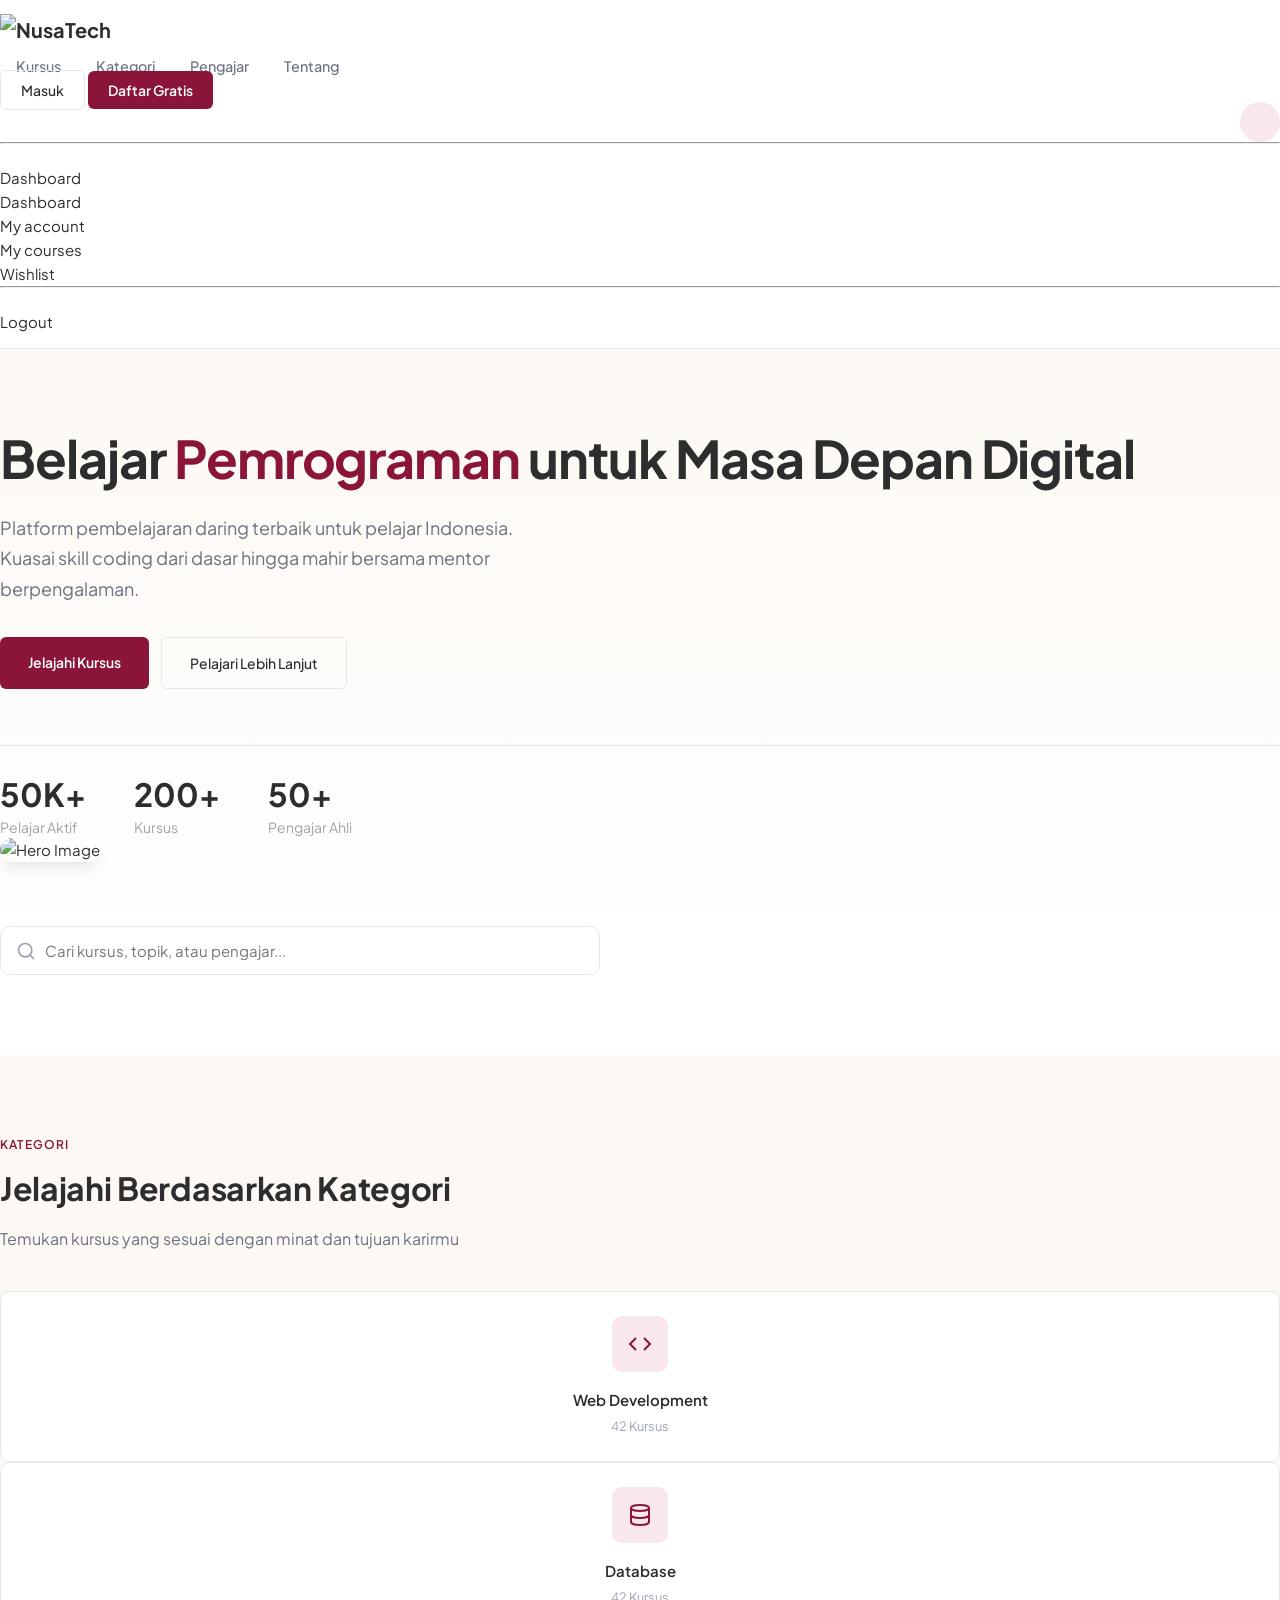
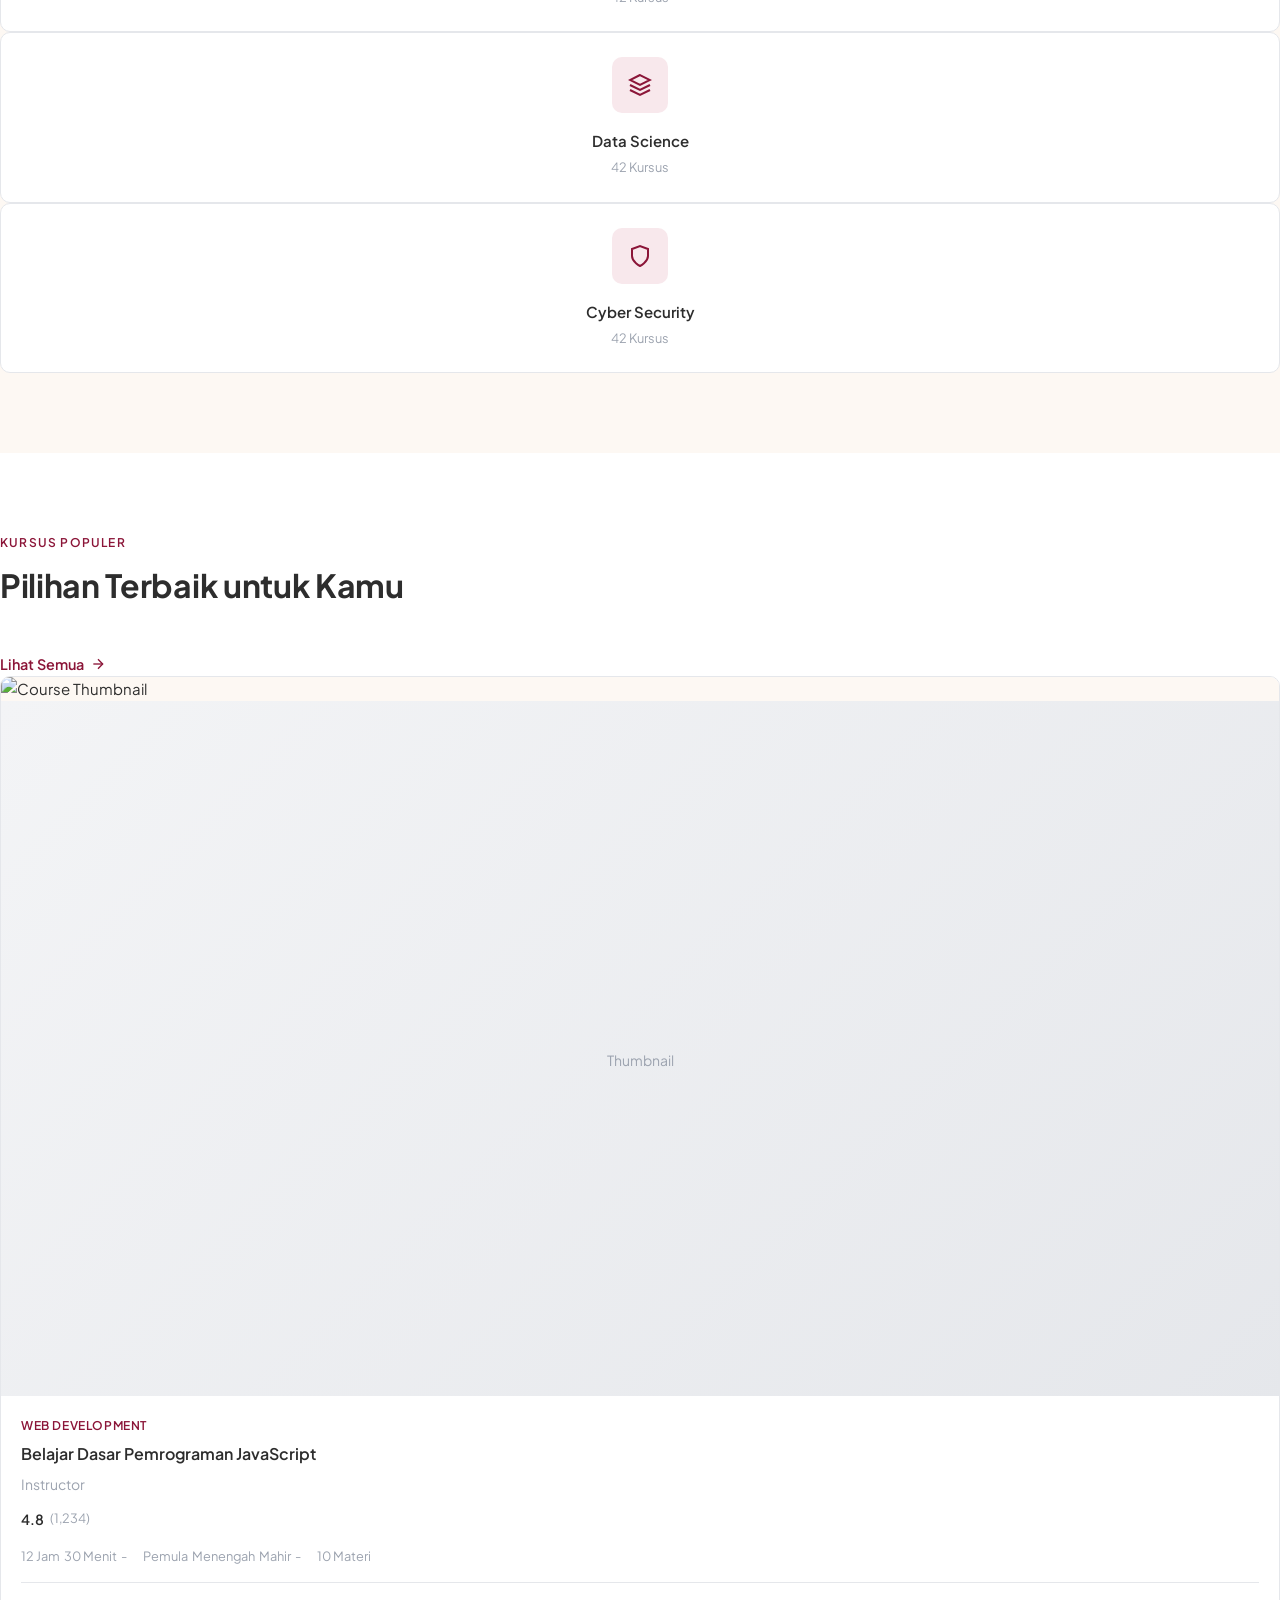
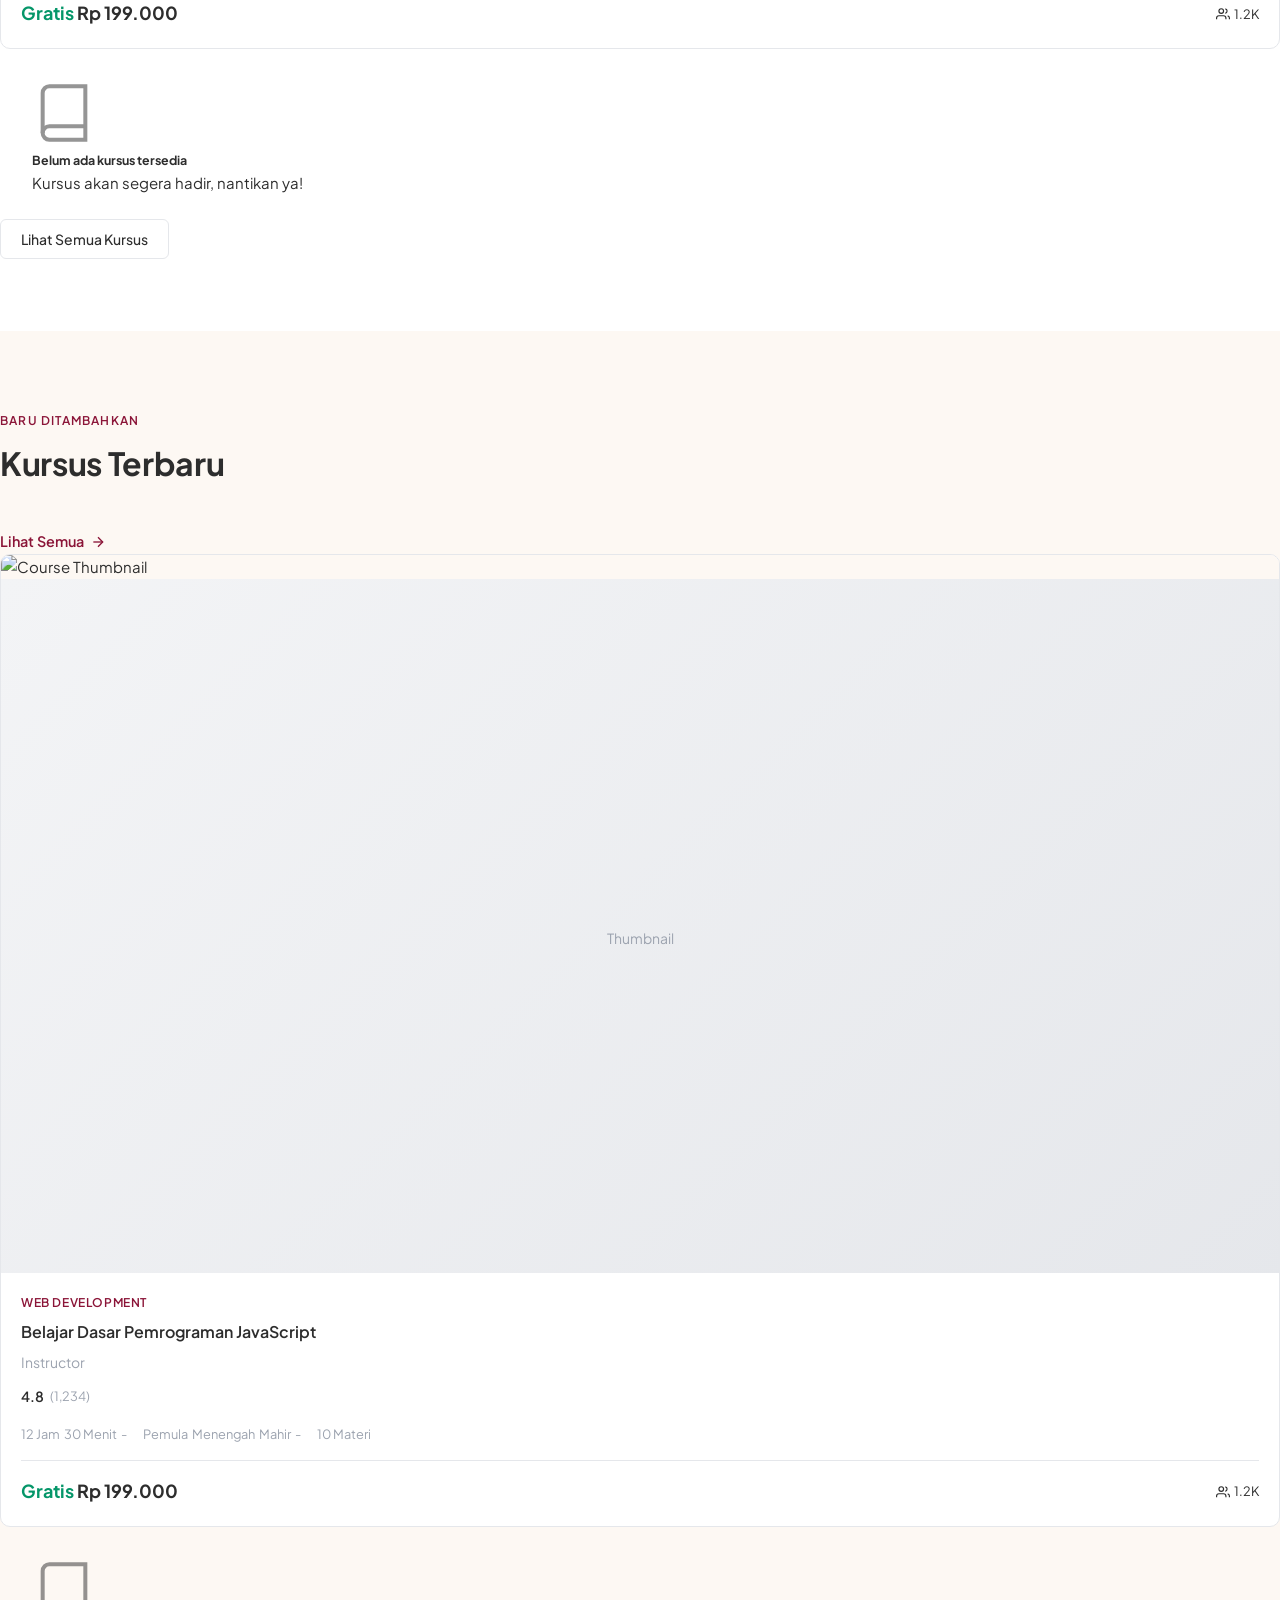
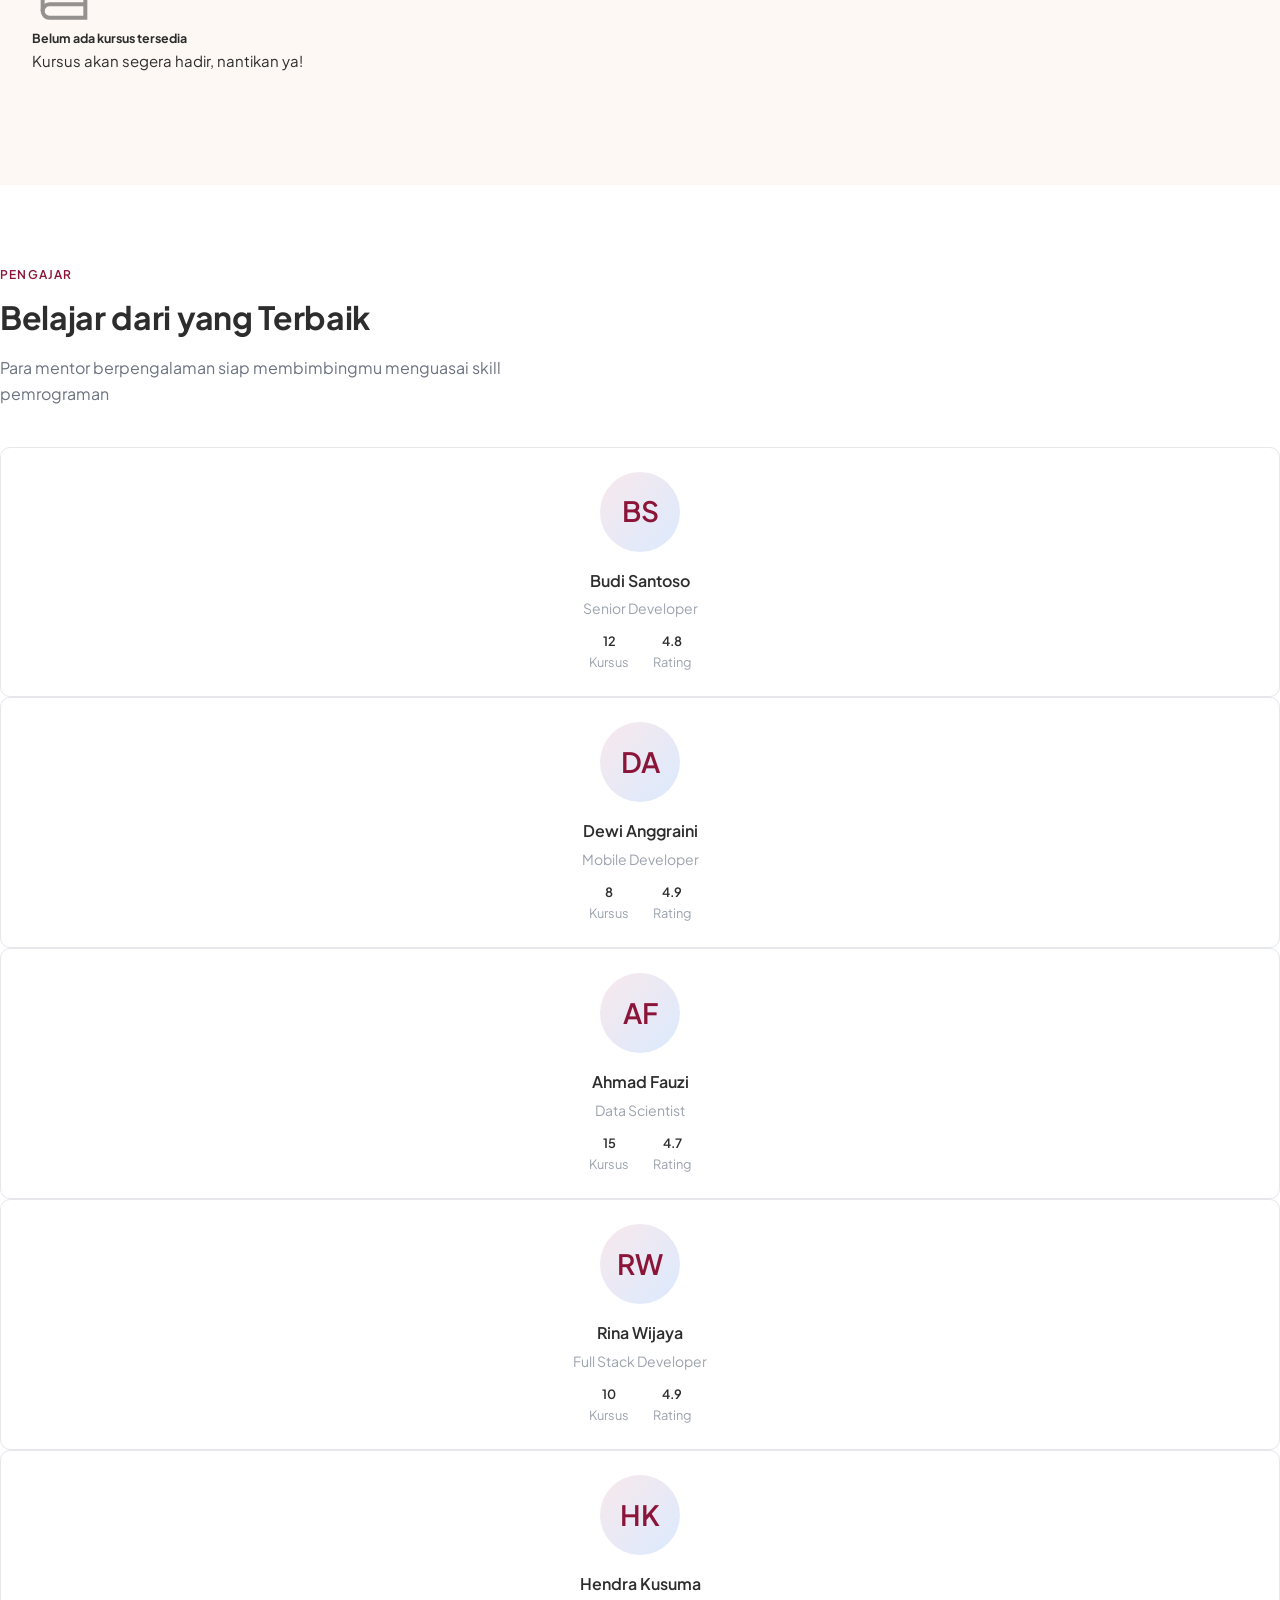
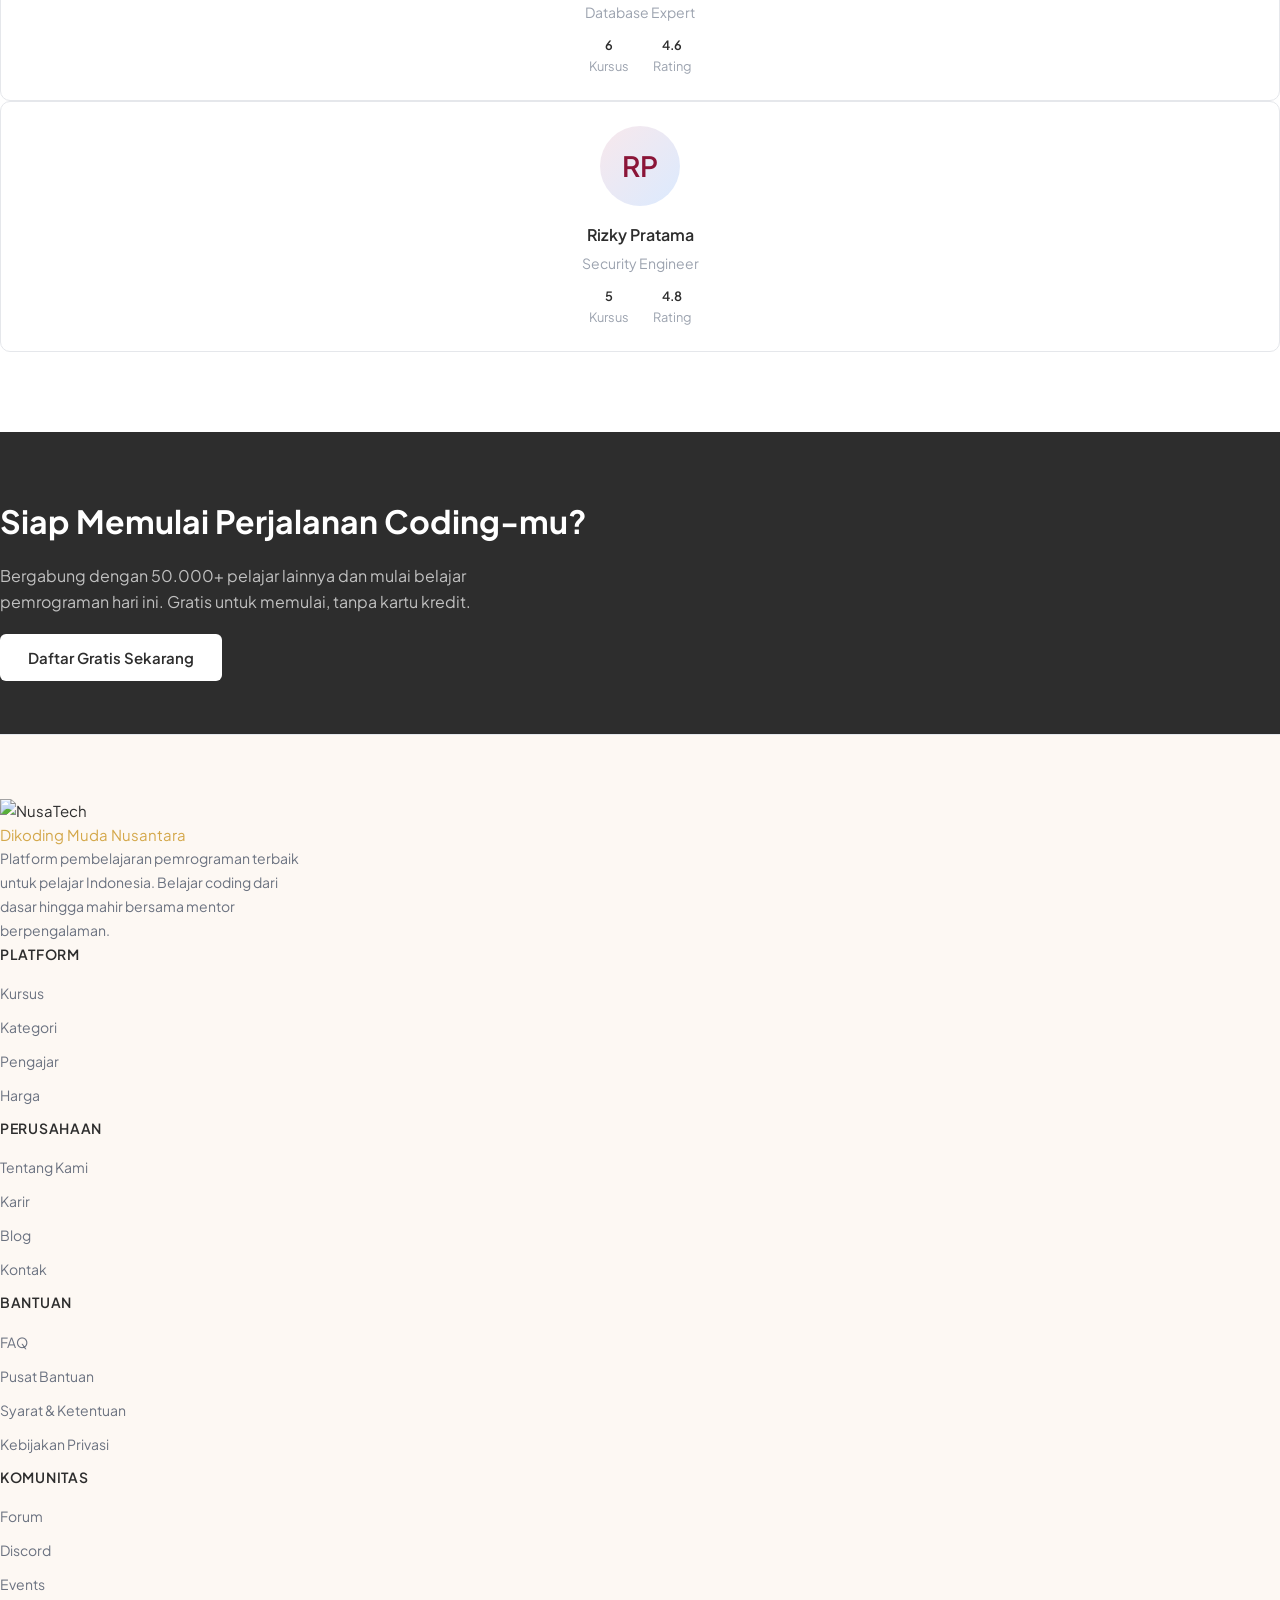
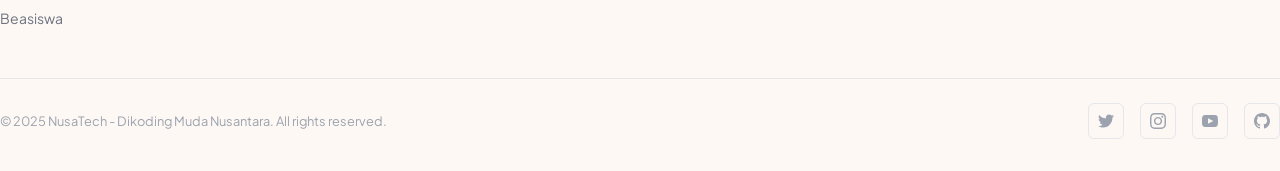
<file: src/main/resources/templates/index.html>
<!DOCTYPE html>
<html lang="id" xmlns:th="http://www.thymeleaf.org">
<head>
    <meta charset="UTF-8">
    <meta name="viewport" content="width=device-width, initial-scale=1.0">
    <title>NusaTech - Dikoding Muda Nusantara | Platform Belajar Pemrograman</title>
    
    <!-- Google Fonts -->
    <link rel="preconnect" href="https://fonts.googleapis.com">
    <link rel="preconnect" href="https://fonts.gstatic.com" crossorigin>
    <link href="https://fonts.googleapis.com/css2?family=Plus+Jakarta+Sans:wght@300;400;500;600;700&display=swap" rel="stylesheet">
    
    <!-- Bootstrap 5 CSS -->
    <link rel="stylesheet" th:href="@{/css/bootstrap.min.css}" />
    
    <style>
        :root {
            /* NusaTech Brand Colors */
            --color-primary: #8B1538;
            --color-primary-dark: #6d102c;
            --color-primary-light: #f8e8ec;
            --color-secondary: #D4A84B;
            --color-secondary-dark: #c49b2f;
            --color-text: #2d2d2d;
            --color-text-secondary: #6b7280;
            --color-text-muted: #9ca3af;
            --color-bg: #ffffff;
            --color-bg-subtle: #fdf8f3;
            --color-border: #e5e7eb;
            --color-success: #059669;
            --color-warning: #d97706;
            --font-primary: 'Plus Jakarta Sans', -apple-system, BlinkMacSystemFont, sans-serif;
            --shadow-sm: 0 1px 2px 0 rgb(0 0 0 / 0.05);
            --shadow-md: 0 4px 6px -1px rgb(0 0 0 / 0.07), 0 2px 4px -2px rgb(0 0 0 / 0.05);
            --shadow-lg: 0 10px 15px -3px rgb(0 0 0 / 0.08), 0 4px 6px -4px rgb(0 0 0 / 0.05);
            --radius-sm: 6px;
            --radius-md: 10px;
            --radius-lg: 16px;
            --transition: all 0.2s ease;
        }

        * {
            margin: 0;
            padding: 0;
            box-sizing: border-box;
        }

        body {
            font-family: var(--font-primary);
            color: var(--color-text);
            background-color: var(--color-bg);
            line-height: 1.6;
            font-size: 15px;
            -webkit-font-smoothing: antialiased;
        }

        a {
            text-decoration: none;
            color: inherit;
            transition: var(--transition);
        }

        /* Navbar */
        .navbar-main {
            background: var(--color-bg);
            border-bottom: 1px solid var(--color-border);
            padding: 0.875rem 0;
            position: sticky;
            top: 0;
            z-index: 1000;
        }

        .navbar-brand {
            font-weight: 700;
            font-size: 1.25rem;
            color: var(--color-text);
            display: flex;
            align-items: center;
            gap: 0.5rem;
        }

        .navbar-brand span {
            color: var(--color-primary);
        }

        .nav-link-main {
            color: var(--color-text-secondary);
            font-weight: 500;
            font-size: 0.9rem;
            padding: 0.5rem 1rem;
            border-radius: var(--radius-sm);
        }

        .nav-link-main:hover {
            color: var(--color-text);
            background: var(--color-bg-subtle);
        }

        .nav-link-main.active {
            color: var(--color-primary);
        }

        .btn-primary-custom {
            background: var(--color-primary);
            color: white;
            font-weight: 600;
            font-size: 0.875rem;
            padding: 0.625rem 1.25rem;
            border-radius: var(--radius-sm);
            border: none;
            cursor: pointer;
            transition: var(--transition);
        }

        .btn-primary-custom:hover {
            background: var(--color-primary-dark);
            color: white;
            transform: translateY(-1px);
        }

        .btn-outline-custom {
            background: transparent;
            color: var(--color-text);
            font-weight: 500;
            font-size: 0.875rem;
            padding: 0.625rem 1.25rem;
            border-radius: var(--radius-sm);
            border: 1px solid var(--color-border);
            cursor: pointer;
            transition: var(--transition);
        }

        .btn-outline-custom:hover {
            background: var(--color-bg-subtle);
            border-color: var(--color-text-muted);
        }

        /* Hero Section */
        .hero-section {
            padding: 5rem 0 6rem;
            background: linear-gradient(180deg, var(--color-bg-subtle) 0%, var(--color-bg) 100%);
        }

        .hero-title {
            font-size: 3.25rem;
            font-weight: 700;
            line-height: 1.15;
            color: var(--color-text);
            margin-bottom: 1.5rem;
            letter-spacing: -0.02em;
        }

        .hero-title span {
            color: var(--color-primary);
        }

        .hero-subtitle {
            font-size: 1.125rem;
            color: var(--color-text-secondary);
            max-width: 540px;
            margin-bottom: 2rem;
            line-height: 1.7;
        }

        .hero-actions {
            display: flex;
            gap: 0.75rem;
            flex-wrap: wrap;
        }

        .hero-stats {
            display: flex;
            gap: 3rem;
            margin-top: 3.5rem;
            padding-top: 2rem;
            border-top: 1px solid var(--color-border);
        }

        .stat-item {
            text-align: left;
        }

        .stat-number {
            font-size: 2rem;
            font-weight: 700;
            color: var(--color-text);
            line-height: 1;
            margin-bottom: 0.375rem;
        }

        .stat-label {
            font-size: 0.875rem;
            color: var(--color-text-muted);
        }

        .hero-image {
            position: relative;
        }

        .hero-image img {
            width: 100%;
            border-radius: var(--radius-lg);
            box-shadow: var(--shadow-lg);
        }

        .hero-image-placeholder {
            width: 100%;
            aspect-ratio: 4/3;
            background: linear-gradient(135deg, var(--color-primary-light) 0%, #dbeafe 100%);
            border-radius: var(--radius-lg);
            display: flex;
            align-items: center;
            justify-content: center;
            font-size: 1rem;
            color: var(--color-primary);
            font-weight: 500;
        }

        /* Section Styles */
        .section {
            padding: 5rem 0;
        }

        .section-header {
            margin-bottom: 2.5rem;
        }

        .section-label {
            font-size: 0.75rem;
            font-weight: 600;
            text-transform: uppercase;
            letter-spacing: 0.1em;
            color: var(--color-primary);
            margin-bottom: 0.5rem;
        }

        .section-title {
            font-size: 2rem;
            font-weight: 700;
            color: var(--color-text);
            margin-bottom: 0.75rem;
            letter-spacing: -0.01em;
        }

        .section-subtitle {
            font-size: 1rem;
            color: var(--color-text-secondary);
            max-width: 600px;
        }

        .section-link {
            font-size: 0.9rem;
            font-weight: 600;
            color: var(--color-primary);
            display: inline-flex;
            align-items: center;
            gap: 0.375rem;
        }

        .section-link:hover {
            color: var(--color-primary-dark);
            gap: 0.5rem;
        }

        /* Category Pills */
        .category-list {
            display: flex;
            gap: 0.75rem;
            flex-wrap: wrap;
            margin-bottom: 2rem;
        }

        .category-pill {
            padding: 0.5rem 1rem;
            background: var(--color-bg);
            border: 1px solid var(--color-border);
            border-radius: 100px;
            font-size: 0.875rem;
            font-weight: 500;
            color: var(--color-text-secondary);
            cursor: pointer;
            transition: var(--transition);
        }

        .category-pill:hover,
        .category-pill.active {
            background: var(--color-primary);
            border-color: var(--color-primary);
            color: white;
        }

        /* Course Card */
        .course-card {
            background: var(--color-bg);
            border: 1px solid var(--color-border);
            border-radius: var(--radius-md);
            overflow: hidden;
            transition: var(--transition);
            height: 100%;
            display: flex;
            flex-direction: column;
        }

        .course-card:hover {
            box-shadow: var(--shadow-md);
            border-color: transparent;
            transform: translateY(-2px);
        }

        .course-thumbnail {
            aspect-ratio: 16/9;
            background: var(--color-bg-subtle);
            position: relative;
            overflow: hidden;
        }

        .course-thumbnail img {
            width: 100%;
            height: 100%;
            object-fit: cover;
        }

        .course-thumbnail-placeholder {
            width: 100%;
            height: 100%;
            display: flex;
            align-items: center;
            justify-content: center;
            font-size: 0.875rem;
            color: var(--color-text-muted);
            background: linear-gradient(135deg, #f3f4f6 0%, #e5e7eb 100%);
        }

        .course-badge {
            position: absolute;
            top: 0.75rem;
            left: 0.75rem;
            padding: 0.25rem 0.625rem;
            background: var(--color-bg);
            border-radius: 100px;
            font-size: 0.75rem;
            font-weight: 600;
            color: var(--color-text);
        }

        .course-badge.new {
            background: var(--color-primary);
            color: white;
        }

        .course-badge.bestseller {
            background: var(--color-warning);
            color: white;
        }

        .course-content {
            padding: 1.25rem;
            flex: 1;
            display: flex;
            flex-direction: column;
        }

        .course-category {
            font-size: 0.75rem;
            font-weight: 600;
            text-transform: uppercase;
            letter-spacing: 0.05em;
            color: var(--color-primary);
            margin-bottom: 0.5rem;
        }

        .course-title {
            font-size: 1rem;
            font-weight: 600;
            color: var(--color-text);
            margin-bottom: 0.5rem;
            line-height: 1.4;
            display: -webkit-box;
            -webkit-line-clamp: 2;
            -webkit-box-orient: vertical;
            overflow: hidden;
        }

        .course-instructor {
            font-size: 0.875rem;
            color: var(--color-text-muted);
            margin-bottom: 0.75rem;
        }

        .course-meta {
            display: flex;
            align-items: center;
            gap: 1rem;
            font-size: 0.8rem;
            color: var(--color-text-muted);
            margin-bottom: 1rem;
        }

        .course-meta-item {
            display: flex;
            align-items: center;
            gap: 0.25rem;
        }

        .course-rating {
            display: flex;
            align-items: center;
            gap: 0.375rem;
            margin-bottom: 1rem;
        }

        .rating-stars {
            color: #fbbf24;
            font-size: 0.875rem;
        }

        .rating-value {
            font-size: 0.875rem;
            font-weight: 600;
            color: var(--color-text);
        }

        .rating-count {
            font-size: 0.8rem;
            color: var(--color-text-muted);
        }

        .course-footer {
            margin-top: auto;
            padding-top: 1rem;
            border-top: 1px solid var(--color-border);
            display: flex;
            align-items: center;
            justify-content: space-between;
        }

        .course-price {
            font-size: 1.125rem;
            font-weight: 700;
            color: var(--color-text);
        }

        .course-price-original {
            font-size: 0.875rem;
            color: var(--color-text-muted);
            text-decoration: line-through;
            margin-left: 0.5rem;
        }

        .course-action {
            width: 36px;
            height: 36px;
            border-radius: var(--radius-sm);
            border: 1px solid var(--color-border);
            background: var(--color-bg);
            display: flex;
            align-items: center;
            justify-content: center;
            cursor: pointer;
            transition: var(--transition);
            color: var(--color-text-muted);
        }

        .course-action:hover {
            background: var(--color-primary);
            border-color: var(--color-primary);
            color: white;
        }

        /* Categories Section */
        .category-card {
            background: var(--color-bg);
            border: 1px solid var(--color-border);
            border-radius: var(--radius-md);
            padding: 1.5rem;
            text-align: center;
            transition: var(--transition);
            cursor: pointer;
        }

        .category-card:hover {
            border-color: var(--color-primary);
            box-shadow: var(--shadow-sm);
        }

        .category-icon {
            width: 56px;
            height: 56px;
            background: var(--color-primary-light);
            border-radius: var(--radius-md);
            display: flex;
            align-items: center;
            justify-content: center;
            margin: 0 auto 1rem;
            font-size: 1.5rem;
            color: var(--color-primary);
        }

        .category-name {
            font-size: 0.9375rem;
            font-weight: 600;
            color: var(--color-text);
            margin-bottom: 0.25rem;
        }

        .category-count {
            font-size: 0.8rem;
            color: var(--color-text-muted);
        }

        /* Instructor Card */
        .instructor-card {
            background: var(--color-bg);
            border: 1px solid var(--color-border);
            border-radius: var(--radius-md);
            padding: 1.5rem;
            text-align: center;
            transition: var(--transition);
        }

        .instructor-card:hover {
            box-shadow: var(--shadow-md);
            border-color: transparent;
        }

        .instructor-avatar {
            width: 80px;
            height: 80px;
            border-radius: 50%;
            background: linear-gradient(135deg, var(--color-primary-light) 0%, #dbeafe 100%);
            margin: 0 auto 1rem;
            display: flex;
            align-items: center;
            justify-content: center;
            font-size: 1.75rem;
            color: var(--color-primary);
            font-weight: 600;
        }

        .instructor-name {
            font-size: 1rem;
            font-weight: 600;
            color: var(--color-text);
            margin-bottom: 0.25rem;
        }

        .instructor-title {
            font-size: 0.875rem;
            color: var(--color-text-muted);
            margin-bottom: 0.75rem;
        }

        .instructor-stats {
            display: flex;
            justify-content: center;
            gap: 1.5rem;
            font-size: 0.8rem;
        }

        .instructor-stat {
            text-align: center;
        }

        .instructor-stat-value {
            font-weight: 600;
            color: var(--color-text);
        }

        .instructor-stat-label {
            color: var(--color-text-muted);
        }

        /* CTA Section */
        .cta-section {
            background: var(--color-text);
            padding: 4rem 0;
        }

        .cta-title {
            font-size: 2rem;
            font-weight: 700;
            color: white;
            margin-bottom: 1rem;
        }

        .cta-subtitle {
            font-size: 1rem;
            color: rgba(255, 255, 255, 0.7);
            margin-bottom: 2rem;
            max-width: 500px;
        }

        .cta-btn {
            background: white;
            color: var(--color-text);
            font-weight: 600;
            font-size: 0.9375rem;
            padding: 0.875rem 1.75rem;
            border-radius: var(--radius-sm);
            border: none;
            cursor: pointer;
            transition: var(--transition);
        }

        .cta-btn:hover {
            background: var(--color-primary);
            color: white;
        }

        /* Footer */
        .footer {
            background: var(--color-bg-subtle);
            border-top: 1px solid var(--color-border);
            padding: 4rem 0 2rem;
        }

        .footer-brand {
            font-size: 1.25rem;
            font-weight: 700;
            color: var(--color-text);
            margin-bottom: 0.75rem;
        }

        .footer-brand span {
            color: var(--color-primary);
        }

        .footer-desc {
            font-size: 0.875rem;
            color: var(--color-text-secondary);
            max-width: 300px;
            line-height: 1.7;
        }

        .footer-title {
            font-size: 0.875rem;
            font-weight: 600;
            color: var(--color-text);
            margin-bottom: 1rem;
            text-transform: uppercase;
            letter-spacing: 0.05em;
        }

        .footer-links {
            list-style: none;
            padding: 0;
            margin: 0;
        }

        .footer-links li {
            margin-bottom: 0.625rem;
        }

        .footer-links a {
            font-size: 0.875rem;
            color: var(--color-text-secondary);
        }

        .footer-links a:hover {
            color: var(--color-primary);
        }

        .footer-bottom {
            margin-top: 3rem;
            padding-top: 1.5rem;
            border-top: 1px solid var(--color-border);
            display: flex;
            justify-content: space-between;
            align-items: center;
            flex-wrap: wrap;
            gap: 1rem;
        }

        .footer-copyright {
            font-size: 0.8rem;
            color: var(--color-text-muted);
        }

        .footer-social {
            display: flex;
            gap: 1rem;
        }

        .footer-social a {
            width: 36px;
            height: 36px;
            border-radius: var(--radius-sm);
            border: 1px solid var(--color-border);
            display: flex;
            align-items: center;
            justify-content: center;
            color: var(--color-text-muted);
            font-size: 0.875rem;
        }

        .footer-social a:hover {
            background: var(--color-primary);
            border-color: var(--color-primary);
            color: white;
        }

        /* Search Bar */
        .search-container {
            position: relative;
            max-width: 480px;
        }

        .search-input {
            width: 100%;
            padding: 0.875rem 1rem 0.875rem 2.75rem;
            border: 1px solid var(--color-border);
            border-radius: var(--radius-md);
            font-size: 0.9375rem;
            font-family: inherit;
            background: var(--color-bg);
            transition: var(--transition);
        }

        .search-input:focus {
            outline: none;
            border-color: var(--color-primary);
            box-shadow: 0 0 0 3px var(--color-primary-light);
        }

        .search-icon {
            position: absolute;
            left: 1rem;
            top: 50%;
            transform: translateY(-50%);
            color: var(--color-text-muted);
        }

        /* Responsive */
        @media (max-width: 991px) {
            .hero-title {
                font-size: 2.5rem;
            }

            .hero-stats {
                gap: 2rem;
            }

            .stat-number {
                font-size: 1.5rem;
            }
        }

        @media (max-width: 767px) {
            .hero-section {
                padding: 3rem 0 4rem;
                text-align: center;
            }

            .hero-title {
                font-size: 2rem;
            }

            .hero-subtitle {
                margin-left: auto;
                margin-right: auto;
            }

            .hero-actions {
                justify-content: center;
            }

            .hero-stats {
                justify-content: center;
            }

            .section {
                padding: 3rem 0;
            }

            .section-title {
                font-size: 1.5rem;
            }

            .cta-title {
                font-size: 1.5rem;
            }

            .footer-bottom {
                flex-direction: column;
                text-align: center;
            }
        }

        /* SVG Icons inline */
        .icon {
            width: 1em;
            height: 1em;
            display: inline-block;
            vertical-align: middle;
        }
        .user-profile {
            display: flex;
            align-items: center;
            gap: 0.75rem;
        }

        .user-avatar {
            width: 40px;
            height: 40px;
            border-radius: 50%;
            background: var(--color-primary-light);
            display: flex;
            align-items: center;
            justify-content: center;
            font-weight: 600;
            color: var(--color-primary);
            font-size: 0.875rem;
        }

        .user-info {
            flex: 1;
            min-width: 0;
        }

        .user-name {
            font-weight: 600;
            font-size: 0.875rem;
            color: var(--color-text);
            white-space: nowrap;
            overflow: hidden;
            text-overflow: ellipsis;
        }

        .user-role {
            font-size: 0.75rem;
            color: var(--color-text-muted);
        }
        .dropdown:hover .dropdown-menu {
            display: block;
            margin-top: 0;
        }

        .dropdown-toggle {
            pointer-events: none;
        }

        .dropdown:hover .dropdown-toggle {
            pointer-events: auto;
        }
        /* Rating Stars */
        .rating-stars {
            color: #fbbf24;
            font-size: 0.875rem;
            letter-spacing: -1px;
        }

        .star-filled {
            color: #fbbf24;
        }

        .star-empty {
            color: #d1d5db;
        }

        /* Course Card Link */
        a.text-decoration-none .course-card {
            cursor: pointer;
        }

        a.text-decoration-none:hover .course-card {
            box-shadow: var(--shadow-md);
            border-color: transparent;
            transform: translateY(-2px);
        }

        /* Course Students */
        .course-students {
            display: flex;
            align-items: center;
            gap: 0.25rem;
            font-size: 0.8rem;
        }

        /* Empty State */
        .empty-state {
            padding: 2rem;
        }

        .empty-state svg {
            opacity: 0.5;
        }

        /* Price styling */
        .course-price.text-success {
            color: var(--color-success) !important;
        }
    </style>
</head>
<body>

    <!-- Navbar -->
    <nav class="navbar-main">
        <div class="container">
            <div class="d-flex align-items-center justify-content-between">
                <a href="/" class="navbar-brand d-flex align-items-center gap-2">
                    <img th:src="@{/images/logo.png}" alt="NusaTech" height="40" 
                         onerror="this.onerror=null; this.src='/images/logo.svg';">
                </a>
                
                <div class="d-none d-lg-flex align-items-center gap-1">
                    <a href="/courses" class="nav-link-main">Kursus</a>
                    <a href="/categories" class="nav-link-main">Kategori</a>
                    <a href="/instructors" class="nav-link-main">Pengajar</a>
                    <a href="/about" class="nav-link-main">Tentang</a>
                </div>
                
                <div class="d-flex align-items-center gap-2">
                    <a href="/login" class="btn-outline-custom d-none d-sm-inline-block" th:if="${user == null}">Masuk</a>
                    <a href="/register" class="btn-primary-custom" th:if="${user == null}">Daftar Gratis</a>
                    <!--Jika user sudah login-->
                    <div class="dropdown text-end" th:if="${user != null}">
                        <a href="#" class="d-flex align-items-center text-dark text-decoration-none dropdown-toggle"
                        id="userDropdown">
                            <div class="user-profile">
                                <div class="user-info">
                                    <div class="user-name" th:text="${user.firstName + ' ' + user.lastName}"></div>
                                    <div class="user-role" th:text="${role}"></div>
                                </div>
                                <div class="user-avatar" th:text="${#strings.substring(user.firstName, 0, 1) + #strings.substring(user.lastName, 0, 1)}"></div>
                            </div>
                        </a>
                        <ul class="dropdown-menu dropdown-menu-end" aria-labelledby="userDropdown">
                            <li><hr class="dropdown-divider"></li>

                            <li><a class="dropdown-item" th:if="${role == 'Lecturer'}" href="/lecturer/dashboard">Dashboard</a></li>
                            <li><a class="dropdown-item" th:if="${role == 'Admin'}" href="/admin/dashboard">Dashboard</a></li>

                            <li><a class="dropdown-item" th:if="${role == 'Student'}" href="/my-account">My account</a></li>
                            <li><a class="dropdown-item" th:if="${role == 'Student'}" href="/my-courses">My courses</a></li>
                            <li><a class="dropdown-item" th:if="${role == 'Student'}" href="/wishlist">Wishlist</a></li>

                            <li><hr class="dropdown-divider"></li>
                            <li><a class="dropdown-item text-danger" href="/logout">Logout</a></li>
                        </ul>
                    </div>
                </div>
            </div>
        </div>
    </nav>

    <!-- Hero Section -->
    <section class="hero-section">
        <div class="container">
            <div class="row align-items-center g-5">
                <div class="col-lg-6">
                    <h1 class="hero-title">
                        Belajar <span>Pemrograman</span> untuk Masa Depan Digital
                    </h1>
                    <p class="hero-subtitle">
                        Platform pembelajaran daring terbaik untuk pelajar Indonesia. 
                        Kuasai skill coding dari dasar hingga mahir bersama mentor berpengalaman.
                    </p>
                    <div class="hero-actions">
                        <a href="/courses" class="btn-primary-custom" style="padding: 0.875rem 1.75rem;">
                            Jelajahi Kursus
                        </a>
                        <a href="/about" class="btn-outline-custom" style="padding: 0.875rem 1.75rem;">
                            Pelajari Lebih Lanjut
                        </a>
                    </div>
                    <div class="hero-stats">
                        <div class="stat-item">
                            <div class="stat-number" th:text="${totalStudents}">50K+</div>
                            <div class="stat-label">Pelajar Aktif</div>
                        </div>
                        <div class="stat-item">
                            <div class="stat-number" th:text="${totalCourses}">200+</div>
                            <div class="stat-label">Kursus</div>
                        </div>
                        <div class="stat-item">
                            <div class="stat-number" th:text="${totalLecturers}">50+</div>
                            <div class="stat-label">Pengajar Ahli</div>
                        </div>
                    </div>
                </div>
                <div class="col-lg-6">
                    <div class="hero-image">
                        <img th:src="@{/images/hero.jpg}" 
                         alt="Hero Image">
                    </div>
                </div>
            </div>
        </div>
    </section>

    <!-- Search Section -->
    <section class="section" style="padding-top: 0; margin-top: -2rem;">
        <div class="container">
            <div class="search-container mx-auto" style="max-width: 600px;">
                <svg class="search-icon" width="20" height="20" viewBox="0 0 24 24" fill="none" stroke="currentColor" stroke-width="2" stroke-linecap="round" stroke-linejoin="round">
                    <circle cx="11" cy="11" r="8"></circle>
                    <path d="m21 21-4.3-4.3"></path>
                </svg>
                <input type="text" class="search-input" placeholder="Cari kursus, topik, atau pengajar...">
            </div>
        </div>
    </section>

    <!-- Categories Section -->
    <section class="section" style="background: var(--color-bg-subtle);">
        <div class="container">
            <div class="section-header text-center">
                <div class="section-label">Kategori</div>
                <h2 class="section-title">Jelajahi Berdasarkan Kategori</h2>
                <p class="section-subtitle mx-auto">
                    Temukan kursus yang sesuai dengan minat dan tujuan karirmu
                </p>
            </div>
            
            <div class="row g-3 justify-content-center">
                <div class="col-6 col-md-4 col-lg-2">
                    <div class="category-card">
                        <div class="category-icon">
                            <svg width="24" height="24" viewBox="0 0 24 24" fill="none" stroke="currentColor" stroke-width="2">
                                <polyline points="16 18 22 12 16 6"></polyline>
                                <polyline points="8 6 2 12 8 18"></polyline>
                            </svg>
                        </div>
                        <div class="category-name">Web Development</div>
                        <div class="category-count" th:text="${webCat.courseCount+' '+'Kursus'}">42 Kursus</div>
                    </div>
                </div>
                <div class="col-6 col-md-4 col-lg-2">
                    <div class="category-card">
                        <div class="category-icon">
                            <svg width="24" height="24" viewBox="0 0 24 24" fill="none" stroke="currentColor" stroke-width="2">
                                <ellipse cx="12" cy="5" rx="9" ry="3"></ellipse>
                                <path d="M3 5V19A9 3 0 0 0 21 19V5"></path>
                                <path d="M3 12A9 3 0 0 0 21 12"></path>
                            </svg>
                        </div>
                        <div class="category-name">Database</div>
                        <div class="category-count" th:text="${dataBaseCat.courseCount+' '+'Kursus'}">42 Kursus</div>
                    </div>
                </div>
                <div class="col-6 col-md-4 col-lg-2">
                    <div class="category-card">
                        <div class="category-icon">
                            <svg width="24" height="24" viewBox="0 0 24 24" fill="none" stroke="currentColor" stroke-width="2">
                                <path d="M12 2L2 7l10 5 10-5-10-5z"></path>
                                <path d="M2 17l10 5 10-5"></path>
                                <path d="M2 12l10 5 10-5"></path>
                            </svg>
                        </div>
                        <div class="category-name">Data Science</div>
                        <div class="category-count" th:text="${dataCat.courseCount+' '+'Kursus'}">42 Kursus</div>
                    </div>
                </div>
                <div class="col-6 col-md-4 col-lg-2">
                    <div class="category-card">
                        <div class="category-icon">
                            <svg width="24" height="24" viewBox="0 0 24 24" fill="none" stroke="currentColor" stroke-width="2">
                                <path d="M12 22s8-4 8-10V5l-8-3-8 3v7c0 6 8 10 8 10z"></path>
                            </svg>
                        </div>
                        <div class="category-name">Cyber Security</div>
                        <div class="category-count" th:text="${securityCat.courseCount+' '+'Kursus'}">42 Kursus</div>
                    </div>
                </div>
            </div>
        </div>
    </section>

    <!-- Popular Courses Section -->
    <section class="section">
        <div class="container">
            <div class="d-flex justify-content-between align-items-end mb-4">
                <div class="section-header mb-0">
                    <div class="section-label">Kursus Populer</div>
                    <h2 class="section-title mb-0">Pilihan Terbaik untuk Kamu</h2>
                </div>
                <a href="/courses" class="section-link d-none d-md-inline-flex">
                    Lihat Semua
                    <svg width="16" height="16" viewBox="0 0 24 24" fill="none" stroke="currentColor" stroke-width="2">
                        <path d="M5 12h14"></path>
                        <path d="m12 5 7 7-7 7"></path>
                    </svg>
                </a>
            </div>

            <!-- Course Cards dengan Thymeleaf -->
            <div class="row g-4">
                <div class="col-md-6 col-lg-3" th:each="course : ${popularCourse}">
                    <a th:href="@{/courses/{slug}(slug=${course.slug})}" class="text-decoration-none">
                        <div class="course-card">
                            <div class="course-thumbnail">
                                <img th:if="${course.thumbnailUrl != null}" 
                                     th:src="@{/files/view(path=${course.thumbnailUrl})}" 
                                     alt="Course Thumbnail">
                                <div th:if="${course.thumbnailUrl == null}" class="course-thumbnail-placeholder">
                                    <span th:text="${#strings.abbreviate(course.title, 20)}">Thumbnail</span>
                                </div>
                            </div>
                            <div class="course-content">
                                <!-- Kategori -->
                                <div class="course-category" th:text="${course.categoryName}">Web Development</div>

                                <!-- Judul -->
                                <h3 class="course-title" th:text="${course.title}">Belajar Dasar Pemrograman JavaScript</h3>

                                <!-- Instructor - jika ada di DTO -->
                                <div class="course-instructor" th:if="${course.lecturerName != null}" th:text="${course.lecturerName}">Instructor</div>

                                <!-- Rating -->
                                <div class="course-rating">
                                    <span class="rating-value" th:text="${course.averageRating != null && course.averageRating > 0} ? ${#numbers.formatDecimal(course.averageRating, 1, 1)+'/5'} : '-'">4.8</span>
                                    <span class="rating-count" th:text="|(${course.totalReviews})|">(1,234)</span>
                                </div>

                                <!-- Meta Info -->
                                <div class="course-meta">
                                    <!-- Durasi -->
                                    <span class="course-meta-item" th:with="hours=${course.totalDuration / 60}, mins=${course.totalDuration % 60}">
                                        <span th:if="${hours > 0}" th:text="${hours} + ' Jam'">12 Jam</span>
                                        <span th:if="${hours == 0 && mins > 0}" th:text="${mins} + ' Menit'">30 Menit</span>
                                        <span th:if="${hours == 0 && mins == 0}">-</span>
                                    </span>

                                    <!-- Level -->
                                    <span class="course-meta-item" th:switch="${course.level}">
                                        <span th:case="'beginner'">Pemula</span>
                                        <span th:case="'intermediate'">Menengah</span>
                                        <span th:case="'advanced'">Mahir</span>
                                        <span th:case="*">-</span>
                                    </span>

                                    <!-- Total Lessons -->
                                    <span class="course-meta-item" th:text="${course.totalLessons} + ' Materi'">10 Materi</span>
                                </div>

                                <!-- Footer dengan Harga -->
                                <div class="course-footer">
                                    <div>
                                        <span th:if="${course.price == 0 || course.price == null}" class="course-price text-success">Gratis</span>
                                        <span th:if="${course.price != null && course.price > 0}" class="course-price" th:text="'Rp ' + ${#numbers.formatInteger(course.price, 1, 'POINT')}">Rp 199.000</span>
                                    </div>

                                    <!-- Total Students -->
                                    <span class="course-students text-muted" th:title="${course.totalStudents} + ' siswa terdaftar'">
                                        <svg width="14" height="14" viewBox="0 0 24 24" fill="none" stroke="currentColor" stroke-width="2">
                                            <path d="M17 21v-2a4 4 0 0 0-4-4H5a4 4 0 0 0-4 4v2"></path>
                                            <circle cx="9" cy="7" r="4"></circle>
                                            <path d="M23 21v-2a4 4 0 0 0-3-3.87"></path>
                                            <path d="M16 3.13a4 4 0 0 1 0 7.75"></path>
                                        </svg>
                                        <span th:text="${course.totalStudents >= 1000} ? ${#numbers.formatDecimal(course.totalStudents / 1000.0, 1, 1)} + 'K' : ${course.totalStudents}">1.2K</span>
                                    </span>
                                </div>
                            </div>
                        </div>
                    </a>
                </div>

                <!-- Empty State jika tidak ada kursus -->
                <div class="col-12 text-center py-5" th:if="${#lists.isEmpty(popularCourse)}">
                    <div class="empty-state">
                        <svg width="64" height="64" viewBox="0 0 24 24" fill="none" stroke="currentColor" stroke-width="1.5" class="text-muted mb-3">
                            <path d="M4 19.5A2.5 2.5 0 0 1 6.5 17H20"></path>
                            <path d="M6.5 2H20v20H6.5A2.5 2.5 0 0 1 4 19.5v-15A2.5 2.5 0 0 1 6.5 2z"></path>
                        </svg>
                        <h5 class="text-muted">Belum ada kursus tersedia</h5>
                        <p class="text-muted small">Kursus akan segera hadir, nantikan ya!</p>
                    </div>
                </div>
            </div>

            <div class="text-center mt-4 d-md-none">
                <a href="/courses" class="btn-outline-custom">Lihat Semua Kursus</a>
            </div>
        </div>
    </section>

    <!-- New Courses Section -->
    <section class="section" style="background: var(--color-bg-subtle);">
        <div class="container">
            <div class="d-flex justify-content-between align-items-end mb-4">
                <div class="section-header mb-0">
                    <div class="section-label">Baru Ditambahkan</div>
                    <h2 class="section-title mb-0">Kursus Terbaru</h2>
                </div>
                <a href="/courses?sort=newest" class="section-link d-none d-md-inline-flex">
                    Lihat Semua
                    <svg width="16" height="16" viewBox="0 0 24 24" fill="none" stroke="currentColor" stroke-width="2">
                        <path d="M5 12h14"></path>
                        <path d="m12 5 7 7-7 7"></path>
                    </svg>
                </a>
            </div>

            <div class="row g-4">
                <div class="col-md-6 col-lg-3" th:each="course : ${recentCourse}">
                    <a th:href="@{/courses/{slug}(slug=${course.slug})}" class="text-decoration-none">
                        <div class="course-card">
                            <div class="course-thumbnail">
                                <img th:if="${course.thumbnailUrl != null}" 
                                     th:src="@{/files/view(path=${course.thumbnailUrl})}" 
                                     alt="Course Thumbnail">
                                <div th:if="${course.thumbnailUrl == null}" class="course-thumbnail-placeholder">
                                    <span th:text="${#strings.abbreviate(course.title, 20)}">Thumbnail</span>
                                </div>
                            </div>
                            <div class="course-content">
                                <!-- Kategori -->
                                <div class="course-category" th:text="${course.categoryName}">Web Development</div>

                                <!-- Judul -->
                                <h3 class="course-title" th:text="${course.title}">Belajar Dasar Pemrograman JavaScript</h3>

                                <!-- Instructor - jika ada di DTO -->
                                <div class="course-instructor" th:if="${course.lecturerName != null}" th:text="${course.lecturerName}">Instructor</div>

                                <!-- Rating -->
                                <div class="course-rating">
                                    <span class="rating-value" th:text="${course.averageRating != null && course.averageRating > 0} ? ${#numbers.formatDecimal(course.averageRating, 1, 1)+'/5'} : '-'">4.8</span>
                                    <span class="rating-count" th:text="|(${course.totalReviews})|">(1,234)</span>
                                </div>

                                <!-- Meta Info -->
                                <div class="course-meta">
                                    <!-- Durasi -->
                                    <span class="course-meta-item" th:with="hours=${course.totalDuration / 60}, mins=${course.totalDuration % 60}">
                                        <span th:if="${hours > 0}" th:text="${hours} + ' Jam'">12 Jam</span>
                                        <span th:if="${hours == 0 && mins > 0}" th:text="${mins} + ' Menit'">30 Menit</span>
                                        <span th:if="${hours == 0 && mins == 0}">-</span>
                                    </span>

                                    <!-- Level -->
                                    <span class="course-meta-item" th:switch="${course.level}">
                                        <span th:case="'beginner'">Pemula</span>
                                        <span th:case="'intermediate'">Menengah</span>
                                        <span th:case="'advanced'">Mahir</span>
                                        <span th:case="*">-</span>
                                    </span>

                                    <!-- Total Lessons -->
                                    <span class="course-meta-item" th:text="${course.totalLessons} + ' Materi'">10 Materi</span>
                                </div>

                                <!-- Footer dengan Harga -->
                                <div class="course-footer">
                                    <div>
                                        <span th:if="${course.price == 0 || course.price == null}" class="course-price text-success">Gratis</span>
                                        <span th:if="${course.price != null && course.price > 0}" class="course-price" th:text="'Rp ' + ${#numbers.formatInteger(course.price, 1, 'POINT')}">Rp 199.000</span>
                                    </div>

                                    <!-- Total Students -->
                                    <span class="course-students text-muted" th:title="${course.totalStudents} + ' siswa terdaftar'">
                                        <svg width="14" height="14" viewBox="0 0 24 24" fill="none" stroke="currentColor" stroke-width="2">
                                            <path d="M17 21v-2a4 4 0 0 0-4-4H5a4 4 0 0 0-4 4v2"></path>
                                            <circle cx="9" cy="7" r="4"></circle>
                                            <path d="M23 21v-2a4 4 0 0 0-3-3.87"></path>
                                            <path d="M16 3.13a4 4 0 0 1 0 7.75"></path>
                                        </svg>
                                        <span th:text="${course.totalStudents >= 1000} ? ${#numbers.formatDecimal(course.totalStudents / 1000.0, 1, 1)} + 'K' : ${course.totalStudents}">1.2K</span>
                                    </span>
                                </div>
                            </div>
                        </div>
                    </a>
                </div>

                <!-- Empty State jika tidak ada kursus -->
                <div class="col-12 text-center py-5" th:if="${#lists.isEmpty(recentCourse)}">
                    <div class="empty-state">
                        <svg width="64" height="64" viewBox="0 0 24 24" fill="none" stroke="currentColor" stroke-width="1.5" class="text-muted mb-3">
                            <path d="M4 19.5A2.5 2.5 0 0 1 6.5 17H20"></path>
                            <path d="M6.5 2H20v20H6.5A2.5 2.5 0 0 1 4 19.5v-15A2.5 2.5 0 0 1 6.5 2z"></path>
                        </svg>
                        <h5 class="text-muted">Belum ada kursus tersedia</h5>
                        <p class="text-muted small">Kursus akan segera hadir, nantikan ya!</p>
                    </div>
                </div>
            </div>
        </div>
    </section>

    <!-- Top Instructors Section -->
    <section class="section">
        <div class="container">
            <div class="section-header text-center">
                <div class="section-label">Pengajar</div>
                <h2 class="section-title">Belajar dari yang Terbaik</h2>
                <p class="section-subtitle mx-auto">
                    Para mentor berpengalaman siap membimbingmu menguasai skill pemrograman
                </p>
            </div>

            <div class="row g-4">
                <div class="col-6 col-md-4 col-lg-2">
                    <div class="instructor-card">
                        <div class="instructor-avatar">BS</div>
                        <div class="instructor-name">Budi Santoso</div>
                        <div class="instructor-title">Senior Developer</div>
                        <div class="instructor-stats">
                            <div class="instructor-stat">
                                <div class="instructor-stat-value">12</div>
                                <div class="instructor-stat-label">Kursus</div>
                            </div>
                            <div class="instructor-stat">
                                <div class="instructor-stat-value">4.8</div>
                                <div class="instructor-stat-label">Rating</div>
                            </div>
                        </div>
                    </div>
                </div>

                <div class="col-6 col-md-4 col-lg-2">
                    <div class="instructor-card">
                        <div class="instructor-avatar">DA</div>
                        <div class="instructor-name">Dewi Anggraini</div>
                        <div class="instructor-title">Mobile Developer</div>
                        <div class="instructor-stats">
                            <div class="instructor-stat">
                                <div class="instructor-stat-value">8</div>
                                <div class="instructor-stat-label">Kursus</div>
                            </div>
                            <div class="instructor-stat">
                                <div class="instructor-stat-value">4.9</div>
                                <div class="instructor-stat-label">Rating</div>
                            </div>
                        </div>
                    </div>
                </div>

                <div class="col-6 col-md-4 col-lg-2">
                    <div class="instructor-card">
                        <div class="instructor-avatar">AF</div>
                        <div class="instructor-name">Ahmad Fauzi</div>
                        <div class="instructor-title">Data Scientist</div>
                        <div class="instructor-stats">
                            <div class="instructor-stat">
                                <div class="instructor-stat-value">15</div>
                                <div class="instructor-stat-label">Kursus</div>
                            </div>
                            <div class="instructor-stat">
                                <div class="instructor-stat-value">4.7</div>
                                <div class="instructor-stat-label">Rating</div>
                            </div>
                        </div>
                    </div>
                </div>

                <div class="col-6 col-md-4 col-lg-2">
                    <div class="instructor-card">
                        <div class="instructor-avatar">RW</div>
                        <div class="instructor-name">Rina Wijaya</div>
                        <div class="instructor-title">Full Stack Developer</div>
                        <div class="instructor-stats">
                            <div class="instructor-stat">
                                <div class="instructor-stat-value">10</div>
                                <div class="instructor-stat-label">Kursus</div>
                            </div>
                            <div class="instructor-stat">
                                <div class="instructor-stat-value">4.9</div>
                                <div class="instructor-stat-label">Rating</div>
                            </div>
                        </div>
                    </div>
                </div>

                <div class="col-6 col-md-4 col-lg-2">
                    <div class="instructor-card">
                        <div class="instructor-avatar">HK</div>
                        <div class="instructor-name">Hendra Kusuma</div>
                        <div class="instructor-title">Database Expert</div>
                        <div class="instructor-stats">
                            <div class="instructor-stat">
                                <div class="instructor-stat-value">6</div>
                                <div class="instructor-stat-label">Kursus</div>
                            </div>
                            <div class="instructor-stat">
                                <div class="instructor-stat-value">4.6</div>
                                <div class="instructor-stat-label">Rating</div>
                            </div>
                        </div>
                    </div>
                </div>

                <div class="col-6 col-md-4 col-lg-2">
                    <div class="instructor-card">
                        <div class="instructor-avatar">RP</div>
                        <div class="instructor-name">Rizky Pratama</div>
                        <div class="instructor-title">Security Engineer</div>
                        <div class="instructor-stats">
                            <div class="instructor-stat">
                                <div class="instructor-stat-value">5</div>
                                <div class="instructor-stat-label">Kursus</div>
                            </div>
                            <div class="instructor-stat">
                                <div class="instructor-stat-value">4.8</div>
                                <div class="instructor-stat-label">Rating</div>
                            </div>
                        </div>
                    </div>
                </div>
            </div>
        </div>
    </section>

    <!-- CTA Section -->
    <section class="cta-section">
        <div class="container">
            <div class="row align-items-center">
                <div class="col-lg-8">
                    <h2 class="cta-title">Siap Memulai Perjalanan Coding-mu?</h2>
                    <p class="cta-subtitle">
                        Bergabung dengan 50.000+ pelajar lainnya dan mulai belajar pemrograman hari ini. 
                        Gratis untuk memulai, tanpa kartu kredit.
                    </p>
                </div>
                <div class="col-lg-4 text-lg-end mt-4 mt-lg-0">
                    <a href="/register" class="cta-btn">Daftar Gratis Sekarang</a>
                </div>
            </div>
        </div>
    </section>

    <!-- Footer -->
    <footer class="footer">
        <div class="container">
            <div class="row g-4">
                <div class="col-lg-4 col-md-6">
                    <div class="mb-3">
                        <img th:src="@{/images/logo.png}" alt="NusaTech" height="45" 
                             onerror="this.onerror=null; this.src='/images/logo.svg';">
                    </div>
                    <p class="small mb-2" style="color: var(--color-secondary);">Dikoding Muda Nusantara</p>
                    <p class="footer-desc">
                        Platform pembelajaran pemrograman terbaik untuk pelajar Indonesia. 
                        Belajar coding dari dasar hingga mahir bersama mentor berpengalaman.
                    </p>
                </div>
                <div class="col-lg-2 col-md-6 col-6">
                    <h5 class="footer-title">Platform</h5>
                    <ul class="footer-links">
                        <li><a href="/courses">Kursus</a></li>
                        <li><a href="/categories">Kategori</a></li>
                        <li><a href="/instructors">Pengajar</a></li>
                        <li><a href="/pricing">Harga</a></li>
                    </ul>
                </div>
                <div class="col-lg-2 col-md-6 col-6">
                    <h5 class="footer-title">Perusahaan</h5>
                    <ul class="footer-links">
                        <li><a href="/about">Tentang Kami</a></li>
                        <li><a href="/careers">Karir</a></li>
                        <li><a href="/blog">Blog</a></li>
                        <li><a href="/contact">Kontak</a></li>
                    </ul>
                </div>
                <div class="col-lg-2 col-md-6 col-6">
                    <h5 class="footer-title">Bantuan</h5>
                    <ul class="footer-links">
                        <li><a href="/faq">FAQ</a></li>
                        <li><a href="/support">Pusat Bantuan</a></li>
                        <li><a href="/terms">Syarat & Ketentuan</a></li>
                        <li><a href="/privacy">Kebijakan Privasi</a></li>
                    </ul>
                </div>
                <div class="col-lg-2 col-md-6 col-6">
                    <h5 class="footer-title">Komunitas</h5>
                    <ul class="footer-links">
                        <li><a href="/forum">Forum</a></li>
                        <li><a href="/discord">Discord</a></li>
                        <li><a href="/events">Events</a></li>
                        <li><a href="/scholarship">Beasiswa</a></li>
                    </ul>
                </div>
            </div>
            <div class="footer-bottom">
                <div class="footer-copyright">
                    © 2025 NusaTech - Dikoding Muda Nusantara. All rights reserved.
                </div>
                <div class="footer-social">
                    <a href="#">
                        <svg width="16" height="16" viewBox="0 0 24 24" fill="currentColor">
                            <path d="M24 4.557c-.883.392-1.832.656-2.828.775 1.017-.609 1.798-1.574 2.165-2.724-.951.564-2.005.974-3.127 1.195-.897-.957-2.178-1.555-3.594-1.555-3.179 0-5.515 2.966-4.797 6.045-4.091-.205-7.719-2.165-10.148-5.144-1.29 2.213-.669 5.108 1.523 6.574-.806-.026-1.566-.247-2.229-.616-.054 2.281 1.581 4.415 3.949 4.89-.693.188-1.452.232-2.224.084.626 1.956 2.444 3.379 4.6 3.419-2.07 1.623-4.678 2.348-7.29 2.04 2.179 1.397 4.768 2.212 7.548 2.212 9.142 0 14.307-7.721 13.995-14.646.962-.695 1.797-1.562 2.457-2.549z"/>
                        </svg>
                    </a>
                    <a href="#">
                        <svg width="16" height="16" viewBox="0 0 24 24" fill="currentColor">
                            <path d="M12 2.163c3.204 0 3.584.012 4.85.07 3.252.148 4.771 1.691 4.919 4.919.058 1.265.069 1.645.069 4.849 0 3.205-.012 3.584-.069 4.849-.149 3.225-1.664 4.771-4.919 4.919-1.266.058-1.644.07-4.85.07-3.204 0-3.584-.012-4.849-.07-3.26-.149-4.771-1.699-4.919-4.92-.058-1.265-.07-1.644-.07-4.849 0-3.204.013-3.583.07-4.849.149-3.227 1.664-4.771 4.919-4.919 1.266-.057 1.645-.069 4.849-.069zm0-2.163c-3.259 0-3.667.014-4.947.072-4.358.2-6.78 2.618-6.98 6.98-.059 1.281-.073 1.689-.073 4.948 0 3.259.014 3.668.072 4.948.2 4.358 2.618 6.78 6.98 6.98 1.281.058 1.689.072 4.948.072 3.259 0 3.668-.014 4.948-.072 4.354-.2 6.782-2.618 6.979-6.98.059-1.28.073-1.689.073-4.948 0-3.259-.014-3.667-.072-4.947-.196-4.354-2.617-6.78-6.979-6.98-1.281-.059-1.69-.073-4.949-.073zm0 5.838c-3.403 0-6.162 2.759-6.162 6.162s2.759 6.163 6.162 6.163 6.162-2.759 6.162-6.163c0-3.403-2.759-6.162-6.162-6.162zm0 10.162c-2.209 0-4-1.79-4-4 0-2.209 1.791-4 4-4s4 1.791 4 4c0 2.21-1.791 4-4 4zm6.406-11.845c-.796 0-1.441.645-1.441 1.44s.645 1.44 1.441 1.44c.795 0 1.439-.645 1.439-1.44s-.644-1.44-1.439-1.44z"/>
                        </svg>
                    </a>
                    <a href="#">
                        <svg width="16" height="16" viewBox="0 0 24 24" fill="currentColor">
                            <path d="M19.615 3.184c-3.604-.246-11.631-.245-15.23 0-3.897.266-4.356 2.62-4.385 8.816.029 6.185.484 8.549 4.385 8.816 3.6.245 11.626.246 15.23 0 3.897-.266 4.356-2.62 4.385-8.816-.029-6.185-.484-8.549-4.385-8.816zm-10.615 12.816v-8l8 3.993-8 4.007z"/>
                        </svg>
                    </a>
                    <a href="#">
                        <svg width="16" height="16" viewBox="0 0 24 24" fill="currentColor">
                            <path d="M12 0c-6.626 0-12 5.373-12 12 0 5.302 3.438 9.8 8.207 11.387.599.111.793-.261.793-.577v-2.234c-3.338.726-4.033-1.416-4.033-1.416-.546-1.387-1.333-1.756-1.333-1.756-1.089-.745.083-.729.083-.729 1.205.084 1.839 1.237 1.839 1.237 1.07 1.834 2.807 1.304 3.492.997.107-.775.418-1.305.762-1.604-2.665-.305-5.467-1.334-5.467-5.931 0-1.311.469-2.381 1.236-3.221-.124-.303-.535-1.524.117-3.176 0 0 1.008-.322 3.301 1.23.957-.266 1.983-.399 3.003-.404 1.02.005 2.047.138 3.006.404 2.291-1.552 3.297-1.23 3.297-1.23.653 1.653.242 2.874.118 3.176.77.84 1.235 1.911 1.235 3.221 0 4.609-2.807 5.624-5.479 5.921.43.372.823 1.102.823 2.222v3.293c0 .319.192.694.801.576 4.765-1.589 8.199-6.086 8.199-11.386 0-6.627-5.373-12-12-12z"/>
                        </svg>
                    </a>
                </div>
            </div>
        </div>
    </footer>

    <!-- Bootstrap 5 JS -->
    <script th:src="@{/js/bootstrap.bundle.min.js}"></script>
    
    <script>
        // Category pill click handler
        document.querySelectorAll('.category-pill').forEach(pill => {
            pill.addEventListener('click', function() {
                document.querySelectorAll('.category-pill').forEach(p => p.classList.remove('active'));
                this.classList.add('active');
            });
        });
    </script>
</body>
</html>
</file>
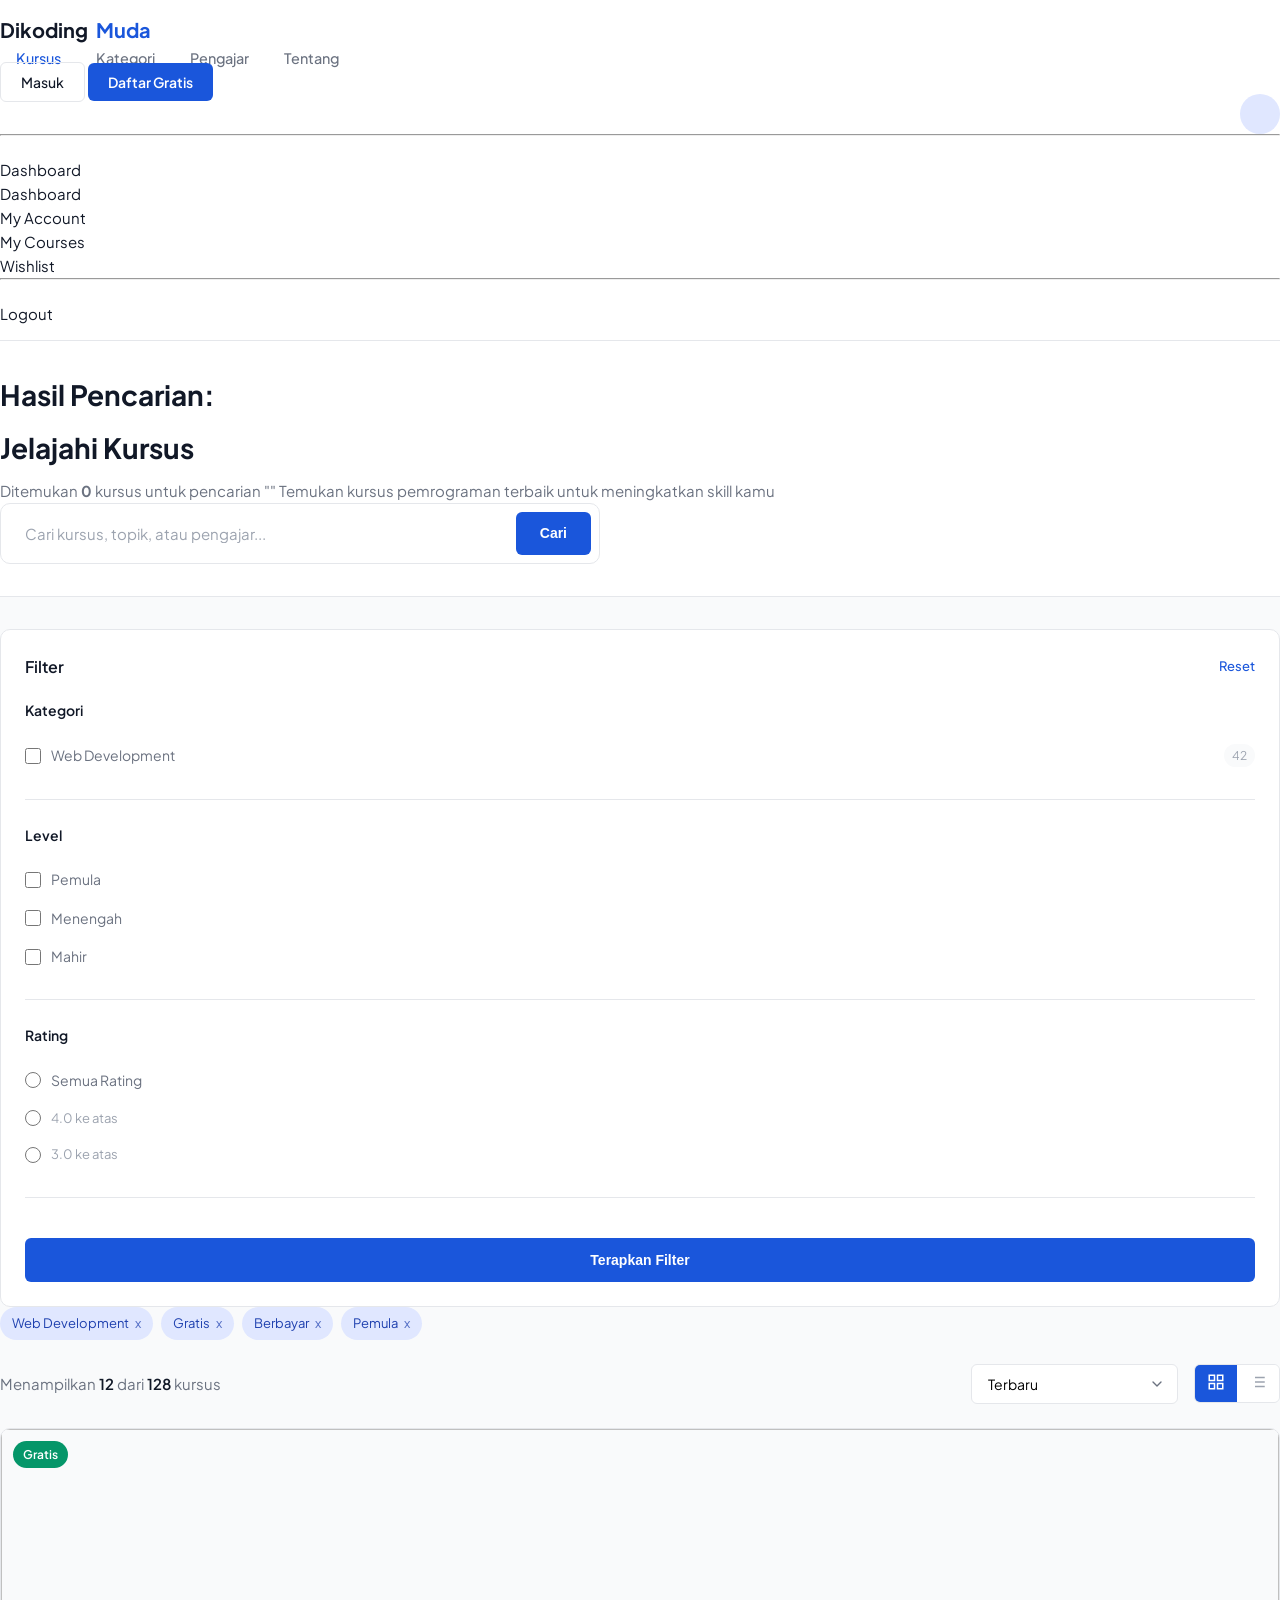
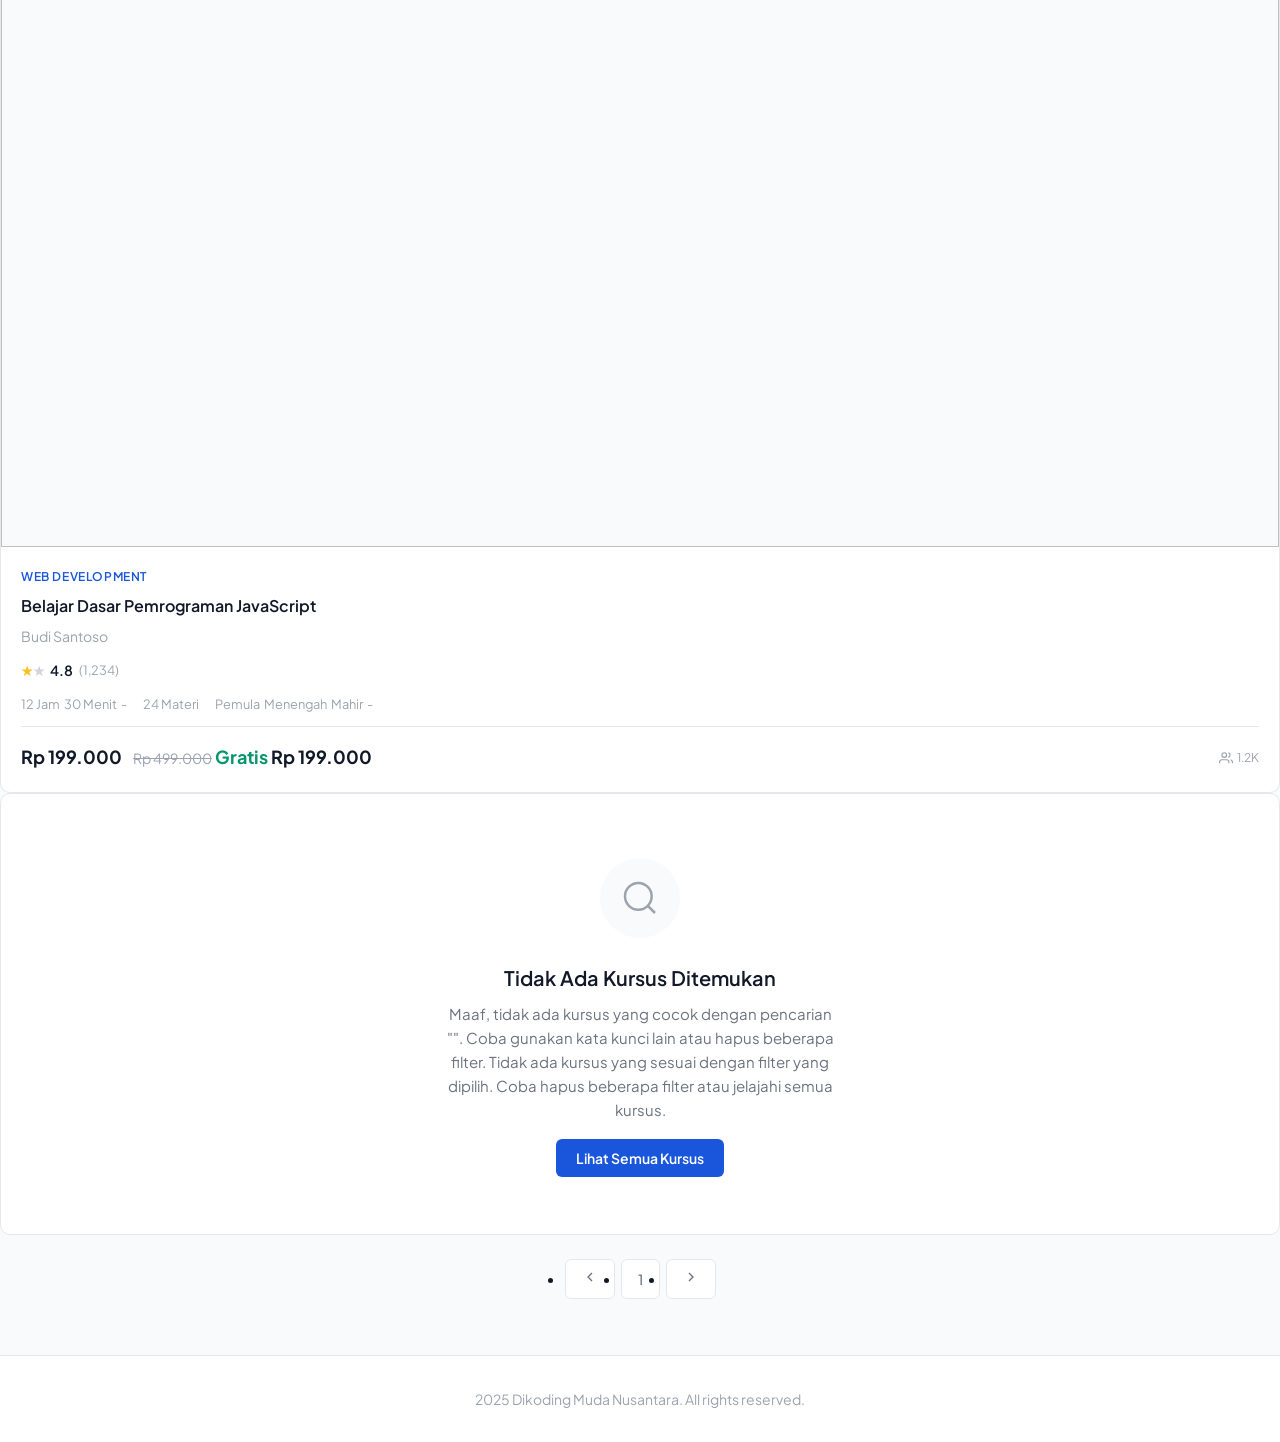
<file: src/main/resources/templates/course-search.html>
<!DOCTYPE html>
<html lang="id" xmlns:th="http://www.thymeleaf.org">
<head>
    <meta charset="UTF-8">
    <meta name="viewport" content="width=device-width, initial-scale=1.0">
    <title th:text="${keyword != null ? 'Hasil Pencarian: ' + keyword : 'Jelajahi Kursus'} + ' - Dikoding Muda'">Jelajahi Kursus - Dikoding Muda</title>
    
    <!-- Google Fonts -->
    <link rel="preconnect" href="https://fonts.googleapis.com">
    <link rel="preconnect" href="https://fonts.gstatic.com" crossorigin>
    <link href="https://fonts.googleapis.com/css2?family=Plus+Jakarta+Sans:wght@300;400;500;600;700&display=swap" rel="stylesheet">
    
    <!-- Bootstrap 5 CSS -->
    <link rel="stylesheet" th:href="@{/css/bootstrap.min.css}" />
    <style>
        :root {
            --color-primary: #1a56db;
            --color-primary-dark: #1e40af;
            --color-primary-light: #e0e7ff;
            --color-text: #111827;
            --color-text-secondary: #6b7280;
            --color-text-muted: #9ca3af;
            --color-bg: #ffffff;
            --color-bg-subtle: #f9fafb;
            --color-border: #e5e7eb;
            --color-success: #059669;
            --color-warning: #d97706;
            --font-primary: 'Plus Jakarta Sans', -apple-system, BlinkMacSystemFont, sans-serif;
            --shadow-sm: 0 1px 2px 0 rgb(0 0 0 / 0.05);
            --shadow-md: 0 4px 6px -1px rgb(0 0 0 / 0.07), 0 2px 4px -2px rgb(0 0 0 / 0.05);
            --shadow-lg: 0 10px 15px -3px rgb(0 0 0 / 0.08), 0 4px 6px -4px rgb(0 0 0 / 0.05);
            --radius-sm: 6px;
            --radius-md: 10px;
            --radius-lg: 16px;
            --transition: all 0.2s ease;
        }

        * {
            margin: 0;
            padding: 0;
            box-sizing: border-box;
        }

        body {
            font-family: var(--font-primary);
            color: var(--color-text);
            background-color: var(--color-bg-subtle);
            line-height: 1.6;
            font-size: 15px;
            -webkit-font-smoothing: antialiased;
        }

        a {
            text-decoration: none;
            color: inherit;
            transition: var(--transition);
        }

        /* Navbar */
        .navbar-main {
            background: var(--color-bg);
            border-bottom: 1px solid var(--color-border);
            padding: 0.875rem 0;
            position: sticky;
            top: 0;
            z-index: 1000;
        }

        .navbar-brand {
            font-weight: 700;
            font-size: 1.25rem;
            color: var(--color-text);
            display: flex;
            align-items: center;
            gap: 0.5rem;
        }

        .navbar-brand span {
            color: var(--color-primary);
        }

        .nav-link-main {
            color: var(--color-text-secondary);
            font-weight: 500;
            font-size: 0.9rem;
            padding: 0.5rem 1rem;
            border-radius: var(--radius-sm);
        }

        .nav-link-main:hover {
            color: var(--color-text);
            background: var(--color-bg-subtle);
        }

        .nav-link-main.active {
            color: var(--color-primary);
        }

        .btn-primary-custom {
            background: var(--color-primary);
            color: white;
            font-weight: 600;
            font-size: 0.875rem;
            padding: 0.625rem 1.25rem;
            border-radius: var(--radius-sm);
            border: none;
            cursor: pointer;
            transition: var(--transition);
        }

        .btn-primary-custom:hover {
            background: var(--color-primary-dark);
            color: white;
            transform: translateY(-1px);
        }

        .btn-outline-custom {
            background: transparent;
            color: var(--color-text);
            font-weight: 500;
            font-size: 0.875rem;
            padding: 0.625rem 1.25rem;
            border-radius: var(--radius-sm);
            border: 1px solid var(--color-border);
            cursor: pointer;
            transition: var(--transition);
        }

        .btn-outline-custom:hover {
            background: var(--color-bg-subtle);
            border-color: var(--color-text-muted);
        }

        /* Search Header */
        .search-header {
            background: var(--color-bg);
            padding: 2rem 0;
            border-bottom: 1px solid var(--color-border);
        }

        .search-title {
            font-size: 1.75rem;
            font-weight: 700;
            color: var(--color-text);
            margin-bottom: 0.5rem;
        }

        .search-subtitle {
            font-size: 0.9375rem;
            color: var(--color-text-secondary);
        }

        .search-keyword {
            color: var(--color-primary);
            font-weight: 600;
        }

        /* Search Form */
        .search-form-wrapper {
            background: var(--color-bg);
            border: 1px solid var(--color-border);
            border-radius: var(--radius-md);
            padding: 0.5rem;
            display: flex;
            gap: 0.5rem;
            max-width: 600px;
        }

        .search-input {
            flex: 1;
            border: none;
            padding: 0.75rem 1rem;
            font-size: 0.9375rem;
            font-family: inherit;
            background: transparent;
            outline: none;
        }

        .search-input::placeholder {
            color: var(--color-text-muted);
        }

        .search-btn {
            background: var(--color-primary);
            color: white;
            border: none;
            padding: 0.75rem 1.5rem;
            border-radius: var(--radius-sm);
            font-weight: 600;
            font-size: 0.875rem;
            cursor: pointer;
            transition: var(--transition);
        }

        .search-btn:hover {
            background: var(--color-primary-dark);
        }

        /* Main Content */
        .main-content {
            padding: 2rem 0 4rem;
        }

        /* Sidebar Filter */
        .filter-sidebar {
            background: var(--color-bg);
            border: 1px solid var(--color-border);
            border-radius: var(--radius-md);
            padding: 1.5rem;
            position: sticky;
            top: 90px;
        }

        .filter-title {
            font-size: 1rem;
            font-weight: 600;
            color: var(--color-text);
            margin-bottom: 1.25rem;
            display: flex;
            align-items: center;
            justify-content: space-between;
        }

        .filter-reset {
            font-size: 0.8125rem;
            color: var(--color-primary);
            font-weight: 500;
            cursor: pointer;
        }

        .filter-reset:hover {
            text-decoration: underline;
        }

        .filter-section {
            margin-bottom: 1.5rem;
            padding-bottom: 1.5rem;
            border-bottom: 1px solid var(--color-border);
        }

        .filter-section:last-child {
            margin-bottom: 0;
            padding-bottom: 0;
            border-bottom: none;
        }

        .filter-section-title {
            font-size: 0.875rem;
            font-weight: 600;
            color: var(--color-text);
            margin-bottom: 0.875rem;
        }

        .filter-option {
            display: flex;
            align-items: center;
            gap: 0.625rem;
            padding: 0.5rem 0;
            cursor: pointer;
        }

        .filter-option input[type="checkbox"],
        .filter-option input[type="radio"] {
            width: 16px;
            height: 16px;
            accent-color: var(--color-primary);
            cursor: pointer;
        }

        .filter-option label {
            font-size: 0.875rem;
            color: var(--color-text-secondary);
            cursor: pointer;
            flex: 1;
        }

        .filter-option-count {
            font-size: 0.75rem;
            color: var(--color-text-muted);
            background: var(--color-bg-subtle);
            padding: 0.125rem 0.5rem;
            border-radius: 100px;
        }

        /* Rating Filter */
        .rating-option {
            display: flex;
            align-items: center;
            gap: 0.5rem;
        }

        .rating-stars {
            color: #fbbf24;
            font-size: 0.875rem;
            letter-spacing: -1px;
        }

        .star-filled {
            color: #fbbf24;
        }

        .star-empty {
            color: #d1d5db;
        }

        .rating-text {
            font-size: 0.8125rem;
            color: var(--color-text-muted);
        }

        /* Results Header */
        .results-header {
            display: flex;
            align-items: center;
            justify-content: space-between;
            margin-bottom: 1.5rem;
            flex-wrap: wrap;
            gap: 1rem;
        }

        .results-count {
            font-size: 0.9375rem;
            color: var(--color-text-secondary);
        }

        .results-count strong {
            color: var(--color-text);
            font-weight: 600;
        }

        .results-actions {
            display: flex;
            align-items: center;
            gap: 1rem;
        }

        .sort-select {
            padding: 0.625rem 2rem 0.625rem 1rem;
            border: 1px solid var(--color-border);
            border-radius: var(--radius-sm);
            font-size: 0.875rem;
            font-family: inherit;
            background: var(--color-bg);
            cursor: pointer;
            appearance: none;
            background-image: url("data:image/svg+xml,%3Csvg xmlns='http://www.w3.org/2000/svg' width='16' height='16' viewBox='0 0 24 24' fill='none' stroke='%236b7280' stroke-width='2' stroke-linecap='round' stroke-linejoin='round'%3E%3Cpolyline points='6 9 12 15 18 9'%3E%3C/polyline%3E%3C/svg%3E");
            background-repeat: no-repeat;
            background-position: right 0.75rem center;
        }

        .sort-select:focus {
            outline: none;
            border-color: var(--color-primary);
        }

        .view-toggle {
            display: flex;
            border: 1px solid var(--color-border);
            border-radius: var(--radius-sm);
            overflow: hidden;
        }

        .view-toggle-btn {
            padding: 0.5rem 0.75rem;
            border: none;
            background: var(--color-bg);
            cursor: pointer;
            color: var(--color-text-muted);
            transition: var(--transition);
        }

        .view-toggle-btn:hover {
            background: var(--color-bg-subtle);
        }

        .view-toggle-btn.active {
            background: var(--color-primary);
            color: white;
        }

        /* Course Card */
        .course-card {
            background: var(--color-bg);
            border: 1px solid var(--color-border);
            border-radius: var(--radius-md);
            overflow: hidden;
            transition: var(--transition);
            height: 100%;
            display: flex;
            flex-direction: column;
        }

        .course-card:hover {
            box-shadow: var(--shadow-md);
            border-color: transparent;
            transform: translateY(-2px);
        }

        .course-thumbnail {
            aspect-ratio: 16/9;
            background: var(--color-bg-subtle);
            position: relative;
            overflow: hidden;
        }

        .course-thumbnail img {
            width: 100%;
            height: 100%;
            object-fit: cover;
        }

        .course-thumbnail-placeholder {
            width: 100%;
            height: 100%;
            display: flex;
            align-items: center;
            justify-content: center;
            font-size: 0.875rem;
            color: var(--color-text-muted);
            background: linear-gradient(135deg, #f3f4f6 0%, #e5e7eb 100%);
        }

        .course-badge {
            position: absolute;
            top: 0.75rem;
            left: 0.75rem;
            padding: 0.25rem 0.625rem;
            background: var(--color-bg);
            border-radius: 100px;
            font-size: 0.75rem;
            font-weight: 600;
            color: var(--color-text);
        }

        .course-badge.new {
            background: var(--color-primary);
            color: white;
        }

        .course-badge.bestseller {
            background: var(--color-warning);
            color: white;
        }

        .course-badge.free {
            background: var(--color-success);
            color: white;
        }

        .course-content {
            padding: 1.25rem;
            flex: 1;
            display: flex;
            flex-direction: column;
        }

        .course-category {
            font-size: 0.75rem;
            font-weight: 600;
            text-transform: uppercase;
            letter-spacing: 0.05em;
            color: var(--color-primary);
            margin-bottom: 0.5rem;
        }

        .course-title {
            font-size: 1rem;
            font-weight: 600;
            color: var(--color-text);
            margin-bottom: 0.5rem;
            line-height: 1.4;
            display: -webkit-box;
            -webkit-line-clamp: 2;
            -webkit-box-orient: vertical;
            overflow: hidden;
        }

        .course-title a:hover {
            color: var(--color-primary);
        }

        .course-instructor {
            font-size: 0.875rem;
            color: var(--color-text-muted);
            margin-bottom: 0.75rem;
        }

        .course-meta {
            display: flex;
            align-items: center;
            gap: 1rem;
            font-size: 0.8rem;
            color: var(--color-text-muted);
            margin-bottom: 0.75rem;
        }

        .course-meta-item {
            display: flex;
            align-items: center;
            gap: 0.25rem;
        }

        .course-rating {
            display: flex;
            align-items: center;
            gap: 0.375rem;
            margin-bottom: 0.75rem;
        }

        .rating-value {
            font-size: 0.875rem;
            font-weight: 600;
            color: var(--color-text);
        }

        .rating-count {
            font-size: 0.8rem;
            color: var(--color-text-muted);
        }

        .course-footer {
            margin-top: auto;
            padding-top: 1rem;
            border-top: 1px solid var(--color-border);
            display: flex;
            align-items: center;
            justify-content: space-between;
        }

        .course-price {
            font-size: 1.125rem;
            font-weight: 700;
            color: var(--color-text);
        }

        .course-price.free {
            color: var(--color-success);
        }

        .course-price-original {
            font-size: 0.875rem;
            color: var(--color-text-muted);
            text-decoration: line-through;
            margin-left: 0.5rem;
        }

        .course-action {
            width: 36px;
            height: 36px;
            border-radius: var(--radius-sm);
            border: 1px solid var(--color-border);
            background: var(--color-bg);
            display: flex;
            align-items: center;
            justify-content: center;
            cursor: pointer;
            transition: var(--transition);
            color: var(--color-text-muted);
        }

        .course-action:hover {
            background: var(--color-primary);
            border-color: var(--color-primary);
            color: white;
        }

        /* Course Students Badge */
        .course-students {
            display: flex;
            align-items: center;
            gap: 0.25rem;
            font-size: 0.75rem;
            color: var(--color-text-muted);
        }

        /* List View */
        .course-card-list {
            flex-direction: row;
        }

        .course-card-list .course-thumbnail {
            width: 280px;
            flex-shrink: 0;
            aspect-ratio: auto;
            height: 100%;
            min-height: 180px;
        }

        .course-card-list .course-content {
            padding: 1.5rem;
        }

        .course-card-list .course-title {
            font-size: 1.125rem;
            -webkit-line-clamp: 1;
        }

        .course-card-list .course-description {
            font-size: 0.875rem;
            color: var(--color-text-secondary);
            margin-bottom: 0.75rem;
            display: -webkit-box;
            -webkit-line-clamp: 2;
            -webkit-box-orient: vertical;
            overflow: hidden;
        }

        /* Pagination */
        .pagination-wrapper {
            margin-top: 2rem;
            display: flex;
            justify-content: center;
        }

        .pagination {
            display: flex;
            gap: 0.375rem;
        }

        .page-link {
            padding: 0.625rem 1rem;
            border: 1px solid var(--color-border);
            border-radius: var(--radius-sm);
            font-size: 0.875rem;
            font-weight: 500;
            color: var(--color-text-secondary);
            background: var(--color-bg);
            transition: var(--transition);
        }

        .page-link:hover {
            background: var(--color-bg-subtle);
            color: var(--color-text);
        }

        .page-item.active .page-link {
            background: var(--color-primary);
            border-color: var(--color-primary);
            color: white;
        }

        .page-item.disabled .page-link {
            color: var(--color-text-muted);
            cursor: not-allowed;
        }

        /* Empty State */
        .empty-state {
            text-align: center;
            padding: 4rem 2rem;
            background: var(--color-bg);
            border: 1px solid var(--color-border);
            border-radius: var(--radius-md);
        }

        .empty-state-icon {
            width: 80px;
            height: 80px;
            background: var(--color-bg-subtle);
            border-radius: 50%;
            display: flex;
            align-items: center;
            justify-content: center;
            margin: 0 auto 1.5rem;
            color: var(--color-text-muted);
        }

        .empty-state-title {
            font-size: 1.25rem;
            font-weight: 600;
            color: var(--color-text);
            margin-bottom: 0.5rem;
        }

        .empty-state-text {
            font-size: 0.9375rem;
            color: var(--color-text-secondary);
            margin-bottom: 1.5rem;
            max-width: 400px;
            margin-left: auto;
            margin-right: auto;
        }

        /* Mobile Filter Toggle */
        .filter-toggle-mobile {
            display: none;
            width: 100%;
            padding: 0.875rem 1.25rem;
            background: var(--color-bg);
            border: 1px solid var(--color-border);
            border-radius: var(--radius-sm);
            font-size: 0.9375rem;
            font-weight: 500;
            color: var(--color-text);
            cursor: pointer;
            margin-bottom: 1rem;
            justify-content: center;
            align-items: center;
            gap: 0.5rem;
        }

        /* Active Filters */
        .active-filters {
            display: flex;
            flex-wrap: wrap;
            gap: 0.5rem;
            margin-bottom: 1.5rem;
        }

        .active-filter-tag {
            display: inline-flex;
            align-items: center;
            gap: 0.375rem;
            padding: 0.375rem 0.75rem;
            background: var(--color-primary-light);
            border-radius: 100px;
            font-size: 0.8125rem;
            color: var(--color-primary-dark);
        }

        .active-filter-remove {
            cursor: pointer;
            opacity: 0.7;
        }

        .active-filter-remove:hover {
            opacity: 1;
        }

        /* Footer */
        .footer {
            background: var(--color-bg);
            border-top: 1px solid var(--color-border);
            padding: 2rem 0;
            margin-top: auto;
        }

        .footer-text {
            font-size: 0.875rem;
            color: var(--color-text-muted);
            text-align: center;
        }

        /* User Dropdown */
        .user-profile {
            display: flex;
            align-items: center;
            gap: 0.75rem;
        }

        .user-avatar {
            width: 40px;
            height: 40px;
            border-radius: 50%;
            background: var(--color-primary-light);
            display: flex;
            align-items: center;
            justify-content: center;
            font-weight: 600;
            color: var(--color-primary);
            font-size: 0.875rem;
        }

        .user-info {
            flex: 1;
            min-width: 0;
        }

        .user-name {
            font-weight: 600;
            font-size: 0.875rem;
            color: var(--color-text);
            white-space: nowrap;
            overflow: hidden;
            text-overflow: ellipsis;
        }

        .user-role {
            font-size: 0.75rem;
            color: var(--color-text-muted);
        }

        .dropdown:hover .dropdown-menu {
            display: block;
            margin-top: 0;
        }

        /* Apply Filter Button */
        .apply-filter-btn {
            width: 100%;
            padding: 0.875rem;
            background: var(--color-primary);
            color: white;
            border: none;
            border-radius: var(--radius-sm);
            font-size: 0.875rem;
            font-weight: 600;
            cursor: pointer;
            margin-top: 1rem;
            transition: var(--transition);
        }

        .apply-filter-btn:hover {
            background: var(--color-primary-dark);
        }

        /* Responsive */
        @media (max-width: 991px) {
            .filter-sidebar {
                position: fixed;
                top: 0;
                left: -100%;
                width: 320px;
                height: 100vh;
                z-index: 1100;
                border-radius: 0;
                overflow-y: auto;
                transition: left 0.3s ease;
            }

            .filter-sidebar.show {
                left: 0;
            }

            .filter-overlay {
                display: none;
                position: fixed;
                top: 0;
                left: 0;
                width: 100%;
                height: 100%;
                background: rgba(0, 0, 0, 0.5);
                z-index: 1050;
            }

            .filter-overlay.show {
                display: block;
            }

            .filter-toggle-mobile {
                display: flex;
            }

            .filter-close {
                display: block;
            }

            .course-card-list .course-thumbnail {
                width: 200px;
            }
        }

        @media (max-width: 767px) {
            .search-header {
                padding: 1.5rem 0;
            }

            .search-title {
                font-size: 1.5rem;
            }

            .results-header {
                flex-direction: column;
                align-items: flex-start;
            }

            .course-card-list {
                flex-direction: column;
            }

            .course-card-list .course-thumbnail {
                width: 100%;
                aspect-ratio: 16/9;
                min-height: auto;
            }

            .view-toggle {
                display: none;
            }
        }
    </style>
</head>
<body>

    <!-- Navbar -->
    <nav class="navbar-main">
        <div class="container">
            <div class="d-flex align-items-center justify-content-between">
                <a href="/" class="navbar-brand">
                    Dikoding<span>Muda</span>
                </a>
                
                <div class="d-none d-lg-flex align-items-center gap-1">
                    <a href="/courses" class="nav-link-main active">Kursus</a>
                    <a href="/categories" class="nav-link-main">Kategori</a>
                    <a href="/instructors" class="nav-link-main">Pengajar</a>
                    <a href="/about" class="nav-link-main">Tentang</a>
                </div>
                
                <div class="d-flex align-items-center gap-2">
                    <a href="/login" class="btn-outline-custom d-none d-sm-inline-block" th:if="${user == null}">Masuk</a>
                    <a href="/register" class="btn-primary-custom" th:if="${user == null}">Daftar Gratis</a>
                    
                    <!-- User Dropdown -->
                    <div class="dropdown text-end" th:if="${user != null}">
                        <a href="#" class="d-flex align-items-center text-dark text-decoration-none dropdown-toggle" id="userDropdown">
                            <div class="user-profile">
                                <div class="user-info">
                                    <div class="user-name" th:text="${user.firstName + ' ' + user.lastName}"></div>
                                    <div class="user-role" th:text="${role}"></div>
                                </div>
                                <div class="user-avatar" th:text="${#strings.substring(user.firstName, 0, 1) + #strings.substring(user.lastName, 0, 1)}"></div>
                            </div>
                        </a>
                        <ul class="dropdown-menu dropdown-menu-end" aria-labelledby="userDropdown">
                            <li><hr class="dropdown-divider"></li>
                            <li><a class="dropdown-item" th:if="${role == 'Lecturer'}" href="/lecturer/dashboard">Dashboard</a></li>
                            <li><a class="dropdown-item" th:if="${role == 'Admin'}" href="/admin/dashboard">Dashboard</a></li>
                            <li><a class="dropdown-item" th:if="${role == 'Student'}" href="/my-account">My Account</a></li>
                            <li><a class="dropdown-item" th:if="${role == 'Student'}" href="/my-courses">My Courses</a></li>
                            <li><a class="dropdown-item" th:if="${role == 'Student'}" href="/wishlist">Wishlist</a></li>
                            <li><hr class="dropdown-divider"></li>
                            <li><a class="dropdown-item text-danger" href="/logout">Logout</a></li>
                        </ul>
                    </div>
                </div>
            </div>
        </div>
    </nav>

    <!-- Search Header -->
    <section class="search-header">
        <div class="container">
            <div class="row align-items-center">
                <div class="col-lg-6 mb-3 mb-lg-0">
                    <h1 class="search-title" th:if="${keyword != null}">
                        Hasil Pencarian: <span class="search-keyword" th:text="${keyword}"></span>
                    </h1>
                    <h1 class="search-title" th:if="${keyword == null}">Jelajahi Kursus</h1>
                    <p class="search-subtitle mb-0">
                        <span th:if="${totalElements != null}">
                            Ditemukan <strong th:text="${totalElements}">0</strong> kursus
                            <span th:if="${keyword != null}">untuk pencarian "<span th:text="${keyword}"></span>"</span>
                        </span>
                        <span th:if="${totalElements == null}">Temukan kursus pemrograman terbaik untuk meningkatkan skill kamu</span>
                    </p>
                </div>
                <div class="col-lg-6">
                    <form th:action="@{/courses/search}" method="get" class="search-form-wrapper">
                        <input type="text" name="keyword" class="search-input" 
                               placeholder="Cari kursus, topik, atau pengajar..." 
                               th:value="${keyword}">
                        <button type="submit" class="search-btn">Cari</button>
                    </form>
                </div>
            </div>
        </div>
    </section>

    <!-- Main Content -->
    <section class="main-content">
        <div class="container">
            <!-- Mobile Filter Toggle -->
            <button class="filter-toggle-mobile" onclick="toggleFilter()">
                <svg width="20" height="20" viewBox="0 0 24 24" fill="none" stroke="currentColor" stroke-width="2">
                    <polygon points="22 3 2 3 10 12.46 10 19 14 21 14 12.46 22 3"></polygon>
                </svg>
                Filter & Urutkan
            </button>

            <!-- Filter Overlay (Mobile) -->
            <div class="filter-overlay" id="filterOverlay" onclick="toggleFilter()"></div>

            <div class="row">
                <!-- Sidebar Filter -->
                <div class="col-lg-3">
                    <div class="filter-sidebar" id="filterSidebar">
                        <div class="filter-title">
                            <span>Filter</span>
                            <a th:href="@{/courses/search}" class="filter-reset">Reset</a>
                        </div>

                        <form id="filterForm" th:action="@{/courses/search}" method="get">
                            <input type="hidden" name="keyword" th:value="${keyword}">

                            <!-- Category Filter -->
                            <div class="filter-section">
                                <div class="filter-section-title">Kategori</div>
                                <div th:each="category : ${categories}">
                                    <div class="filter-option">
                                        <input type="checkbox" 
                                               th:id="${'cat-' + category.categoryId}" 
                                               name="categoryIds" 
                                               th:value="${category.categoryId}"
                                               th:checked="${selectedCategoryIds != null && selectedCategoryIds.contains(category.categoryId)}">
                                        <label th:for="${'cat-' + category.categoryId}" th:text="${category.name}">Web Development</label>
                                        <span class="filter-option-count" th:text="${category.courseCount}" th:if="${category.courseCount != null}">42</span>
                                    </div>
                                </div>
                            </div>

                            <!-- Level Filter -->
                            <div class="filter-section">
                                <div class="filter-section-title">Level</div>
                                <div class="filter-option">
                                    <input type="checkbox" id="level-beginner" name="levels" value="beginner"
                                           th:checked="${selectedLevels != null && selectedLevels.contains('beginner')}">
                                    <label for="level-beginner">Pemula</label>
                                </div>
                                <div class="filter-option">
                                    <input type="checkbox" id="level-intermediate" name="levels" value="intermediate"
                                           th:checked="${selectedLevels != null && selectedLevels.contains('intermediate')}">
                                    <label for="level-intermediate">Menengah</label>
                                </div>
                                <div class="filter-option">
                                    <input type="checkbox" id="level-advanced" name="levels" value="advanced"
                                           th:checked="${selectedLevels != null && selectedLevels.contains('advanced')}">
                                    <label for="level-advanced">Mahir</label>
                                </div>
                            </div>

                            <!-- Rating Filter -->
                            <div class="filter-section">
                                <div class="filter-section-title">Rating</div>
                                <div class="filter-option">
                                    <input type="radio" id="rating-all" name="minRating" value=""
                                           th:checked="${minRating == null}">
                                    <label for="rating-all">Semua Rating</label>
                                </div>
                                <div class="filter-option">
                                    <input type="radio" id="rating-4" name="minRating" value="4"
                                           th:checked="${minRating == 4}">
                                    <label for="rating-4" class="rating-option">
                                        <span class="rating-text">4.0 ke atas</span>
                                    </label>
                                </div>
                                <div class="filter-option">
                                    <input type="radio" id="rating-3" name="minRating" value="3"
                                           th:checked="${minRating == 3}">
                                    <label for="rating-3" class="rating-option">
                                        <span class="rating-text">3.0 ke atas</span>
                                    </label>
                                </div>
                            </div>
                            
                            <button type="submit" class="apply-filter-btn">Terapkan Filter</button>
                        </form>
                    </div>
                </div>

                <!-- Course Results -->
                <div class="col-lg-9">
                    <!-- Active Filters -->
                    <div class="active-filters" th:if="${hasActiveFilters}">
                        <div class="active-filter-tag" th:each="catName : ${selectedCategoryNames}">
                            <span th:text="${catName}">Web Development</span>
                            <span class="active-filter-remove">x</span>
                        </div>
                        <div class="active-filter-tag" th:if="${priceType == 'free'}">
                            <span>Gratis</span>
                            <span class="active-filter-remove">x</span>
                        </div>
                        <div class="active-filter-tag" th:if="${priceType == 'paid'}">
                            <span>Berbayar</span>
                            <span class="active-filter-remove">x</span>
                        </div>
                        <div class="active-filter-tag" th:each="level : ${selectedLevels}">
                            <span th:text="${level == 'beginner' ? 'Pemula' : (level == 'intermediate' ? 'Menengah' : 'Mahir')}">Pemula</span>
                            <span class="active-filter-remove">x</span>
                        </div>
                    </div>

                    <!-- Results Header -->
                    <div class="results-header">
                        <div class="results-count">
                            Menampilkan <strong th:text="${courses != null ? courses.size() : 0}">12</strong> dari 
                            <strong th:text="${totalElements != null ? totalElements : 0}">128</strong> kursus
                        </div>
                        <div class="results-actions">
                            <select class="sort-select" name="sort" onchange="updateSort(this.value)">
                                <option value="newest" th:selected="${sort == 'newest'}">Terbaru</option>
                                <option value="popular" th:selected="${sort == 'popular'}">Paling Populer</option>
                                <option value="rating" th:selected="${sort == 'rating'}">Rating Tertinggi</option>
                                <option value="price-low" th:selected="${sort == 'price-low'}">Harga: Rendah ke Tinggi</option>
                                <option value="price-high" th:selected="${sort == 'price-high'}">Harga: Tinggi ke Rendah</option>
                            </select>
                            <div class="view-toggle">
                                <button type="button" class="view-toggle-btn active" id="gridViewBtn" onclick="setView('grid')">
                                    <svg width="18" height="18" viewBox="0 0 24 24" fill="none" stroke="currentColor" stroke-width="2">
                                        <rect x="3" y="3" width="7" height="7"></rect>
                                        <rect x="14" y="3" width="7" height="7"></rect>
                                        <rect x="14" y="14" width="7" height="7"></rect>
                                        <rect x="3" y="14" width="7" height="7"></rect>
                                    </svg>
                                </button>
                                <button type="button" class="view-toggle-btn" id="listViewBtn" onclick="setView('list')">
                                    <svg width="18" height="18" viewBox="0 0 24 24" fill="none" stroke="currentColor" stroke-width="2">
                                        <line x1="8" y1="6" x2="21" y2="6"></line>
                                        <line x1="8" y1="12" x2="21" y2="12"></line>
                                        <line x1="8" y1="18" x2="21" y2="18"></line>
                                        <line x1="3" y1="6" x2="3.01" y2="6"></line>
                                        <line x1="3" y1="12" x2="3.01" y2="12"></line>
                                        <line x1="3" y1="18" x2="3.01" y2="18"></line>
                                    </svg>
                                </button>
                            </div>
                        </div>
                    </div>

                    <!-- Course Grid - Menggunakan CourseWithStatsDTO -->
                    <div class="row g-4" id="courseContainer" th:if="${courses != null && !courses.isEmpty()}">
                        <div class="col-md-6 col-lg-4 course-item" th:each="course : ${courses}">
                            <div class="course-card">
                                <div class="course-thumbnail">
                                    <a th:href="@{/courses/{slug}(slug=${course.slug})}">
                                        <img th:if="${course.thumbnailUrl != null}" 
                                             th:src="@{/files/view(path=${course.thumbnailUrl})}" 
                                             th:alt="${course.title}">
                                        <div th:if="${course.thumbnailUrl == null}" class="course-thumbnail-placeholder">
                                            <svg width="48" height="48" viewBox="0 0 24 24" fill="none" stroke="currentColor" stroke-width="1.5">
                                                <rect x="3" y="3" width="18" height="18" rx="2" ry="2"></rect>
                                                <circle cx="8.5" cy="8.5" r="1.5"></circle>
                                                <polyline points="21 15 16 10 5 21"></polyline>
                                            </svg>
                                        </div>
                                    </a>
                                    
                                    <!-- Badge -->
                                    <span th:if="${course.price != null && course.price.compareTo(T(java.math.BigDecimal).ZERO) == 0 && course.discountPrice == null}" class="course-badge free">Gratis</span>
                                </div>
                                <div class="course-content">
                                    <!-- Kategori -->
                                    <div class="course-category" th:text="${course.categoryName}">Web Development</div>
                                    
                                    <!-- Judul -->
                                    <h3 class="course-title">
                                        <a th:href="@{/courses/{slug}(slug=${course.slug})}" th:text="${course.title}">
                                            Belajar Dasar Pemrograman JavaScript
                                        </a>
                                    </h3>
                                    
                                    <!-- Instructor -->
                                    <div class="course-instructor" th:if="${course.lecturerName != null}" th:text="${course.lecturerName}">Budi Santoso</div>
                                    
                                    <!-- Rating -->
                                    <div class="course-rating">
                                        <span class="rating-stars">
                                            <th:block th:each="i : ${#numbers.sequence(1, 5)}">
                                                <span th:if="${course.averageRating != null && i <= course.averageRating.intValue()}" class="star-filled">&#9733;</span>
                                                <span th:if="${course.averageRating == null || i > course.averageRating.intValue()}" class="star-empty">&#9733;</span>
                                            </th:block>
                                        </span>
                                        <span class="rating-value" th:text="${course.averageRating != null && course.averageRating > 0 ? #numbers.formatDecimal(course.averageRating, 1, 1) : '-'}">4.8</span>
                                        <span class="rating-count" th:text="${'(' + (course.totalReviews != null ? course.totalReviews : 0) + ')'}">(1,234)</span>
                                    </div>
                                    
                                    <!-- Meta Info -->
                                    <div class="course-meta">
                                        <!-- Durasi -->
                                        <span class="course-meta-item" th:with="hours=${course.totalDuration != null ? course.totalDuration / 60 : 0}, mins=${course.totalDuration != null ? course.totalDuration % 60 : 0}">
                                            <span th:if="${hours > 0}" th:text="${hours + ' Jam'}">12 Jam</span>
                                            <span th:if="${hours == 0 && mins > 0}" th:text="${mins + ' Menit'}">30 Menit</span>
                                            <span th:if="${hours == 0 && mins == 0}">-</span>
                                        </span>
                                        
                                        <!-- Total Lessons -->
                                        <span class="course-meta-item" th:text="${(course.totalLessons != null ? course.totalLessons : 0) + ' Materi'}">24 Materi</span>
                                        
                                        <!-- Level -->
                                        <span class="course-meta-item" th:switch="${course.level}">
                                            <span th:case="'beginner'">Pemula</span>
                                            <span th:case="'intermediate'">Menengah</span>
                                            <span th:case="'advanced'">Mahir</span>
                                            <span th:case="*">-</span>
                                        </span>
                                    </div>
                                    
                                    <!-- Footer -->
                                    <div class="course-footer">
                                        <div>
                                            <!-- Jika ada diskon -->
                                            <th:block th:if="${course.discountPrice != null}">
                                                <span class="course-price" th:text="'Rp ' + ${#numbers.formatInteger(course.discountPrice, 1, 'POINT')}">Rp 199.000</span>
                                                <span class="course-price-original" th:text="'Rp ' + ${#numbers.formatInteger(course.price, 1, 'POINT')}">Rp 499.000</span>
                                            </th:block>
                                            
                                            <!-- Jika tidak ada diskon -->
                                            <th:block th:if="${course.discountPrice == null}">
                                                <!-- Gratis -->
                                                <span th:if="${course.price == null || course.price.compareTo(T(java.math.BigDecimal).ZERO) == 0}" class="course-price free">Gratis</span>
                                                <!-- Berbayar -->
                                                <span th:if="${course.price != null && course.price.compareTo(T(java.math.BigDecimal).ZERO) > 0}" class="course-price" th:text="'Rp ' + ${#numbers.formatInteger(course.price, 1, 'POINT')}">Rp 199.000</span>
                                            </th:block>
                                        </div>
                                        
                                        <!-- Total Students & Cart Button -->
                                        <div class="d-flex align-items-center gap-2">
                                            <span class="course-students" th:if="${course.totalStudents != null && course.totalStudents > 0}" th:title="${course.totalStudents + ' siswa terdaftar'}">
                                                <svg width="14" height="14" viewBox="0 0 24 24" fill="none" stroke="currentColor" stroke-width="2">
                                                    <path d="M17 21v-2a4 4 0 0 0-4-4H5a4 4 0 0 0-4 4v2"></path>
                                                    <circle cx="9" cy="7" r="4"></circle>
                                                    <path d="M23 21v-2a4 4 0 0 0-3-3.87"></path>
                                                    <path d="M16 3.13a4 4 0 0 1 0 7.75"></path>
                                                </svg>
                                                <span th:text="${course.totalStudents >= 1000 ? #numbers.formatDecimal(course.totalStudents / 1000.0, 1, 1) + 'K' : course.totalStudents}">1.2K</span>
                                            </span>
                                        </div>
                                    </div>
                                </div>
                            </div>
                        </div>
                    </div>

                    <!-- Empty State -->
                    <div class="empty-state" th:if="${courses == null || courses.isEmpty()}">
                        <div class="empty-state-icon">
                            <svg width="40" height="40" viewBox="0 0 24 24" fill="none" stroke="currentColor" stroke-width="1.5">
                                <circle cx="11" cy="11" r="8"></circle>
                                <path d="m21 21-4.3-4.3"></path>
                            </svg>
                        </div>
                        <h3 class="empty-state-title">Tidak Ada Kursus Ditemukan</h3>
                        <p class="empty-state-text">
                            <span th:if="${keyword != null}">Maaf, tidak ada kursus yang cocok dengan pencarian "<strong th:text="${keyword}"></strong>". Coba gunakan kata kunci lain atau hapus beberapa filter.</span>
                            <span th:if="${keyword == null}">Tidak ada kursus yang sesuai dengan filter yang dipilih. Coba hapus beberapa filter atau jelajahi semua kursus.</span>
                        </p>
                        <a th:href="@{/courses}" class="btn-primary-custom">Lihat Semua Kursus</a>
                    </div>

                    <!-- Pagination -->
                    <nav class="pagination-wrapper" th:if="${totalPages != null && totalPages > 1}">
                        <ul class="pagination">
                            <li class="page-item" th:classappend="${currentPage == 0 ? 'disabled' : ''}">
                                <a class="page-link" th:href="@{/courses/search(keyword=${keyword}, page=${currentPage - 1}, sort=${sort}, categoryIds=${selectedCategoryIds}, levels=${selectedLevels}, minRating=${minRating})}">
                                    <svg width="16" height="16" viewBox="0 0 24 24" fill="none" stroke="currentColor" stroke-width="2">
                                        <polyline points="15 18 9 12 15 6"></polyline>
                                    </svg>
                                </a>
                            </li>
                            
                            <li class="page-item" th:each="i : ${#numbers.sequence(0, totalPages - 1)}" 
                                th:if="${i == 0 || i == totalPages - 1 || (i >= currentPage - 2 && i <= currentPage + 2)}"
                                th:classappend="${i == currentPage ? 'active' : ''}">
                                <a class="page-link" 
                                   th:href="@{/courses/search(keyword=${keyword}, page=${i}, sort=${sort}, categoryIds=${selectedCategoryIds}, levels=${selectedLevels}, minRating=${minRating})}"
                                   th:text="${i + 1}">1</a>
                            </li>
                            
                            <li class="page-item" th:classappend="${currentPage >= totalPages - 1 ? 'disabled' : ''}">
                                <a class="page-link" th:href="@{/courses/search(keyword=${keyword}, page=${currentPage + 1}, sort=${sort}, categoryIds=${selectedCategoryIds}, levels=${selectedLevels}, minRating=${minRating})}">
                                    <svg width="16" height="16" viewBox="0 0 24 24" fill="none" stroke="currentColor" stroke-width="2">
                                        <polyline points="9 18 15 12 9 6"></polyline>
                                    </svg>
                                </a>
                            </li>
                        </ul>
                    </nav>
                </div>
            </div>
        </div>
    </section>

    <!-- Footer -->
    <footer class="footer">
        <div class="container">
            <p class="footer-text">2025 Dikoding Muda Nusantara. All rights reserved.</p>
        </div>
    </footer>

    <!-- Bootstrap 5 JS -->
    <script th:src="@{/js/bootstrap.bundle.min.js}"></script>
    <script>
        // Toggle mobile filter
        function toggleFilter() {
            const sidebar = document.getElementById('filterSidebar');
            const overlay = document.getElementById('filterOverlay');
            sidebar.classList.toggle('show');
            overlay.classList.toggle('show');
        }

        // View toggle (grid/list)
        function setView(view) {
            const container = document.getElementById('courseContainer');
            const gridBtn = document.getElementById('gridViewBtn');
            const listBtn = document.getElementById('listViewBtn');
            const courseItems = document.querySelectorAll('.course-item');
            const courseCards = document.querySelectorAll('.course-card');

            if (view === 'list') {
                gridBtn.classList.remove('active');
                listBtn.classList.add('active');
                courseItems.forEach(item => {
                    item.classList.remove('col-md-6', 'col-lg-4');
                    item.classList.add('col-12');
                });
                courseCards.forEach(card => {
                    card.classList.add('course-card-list');
                });
            } else {
                listBtn.classList.remove('active');
                gridBtn.classList.add('active');
                courseItems.forEach(item => {
                    item.classList.remove('col-12');
                    item.classList.add('col-md-6', 'col-lg-4');
                });
                courseCards.forEach(card => {
                    card.classList.remove('course-card-list');
                });
            }

            // Save preference
            localStorage.setItem('courseViewPreference', view);
        }

        // Update sort
        function updateSort(value) {
            const url = new URL(window.location.href);
            url.searchParams.set('sort', value);
            window.location.href = url.toString();
        }

        // Add to cart
        function addToCart(courseId) {
            fetch('/api/cart/add', {
                method: 'POST',
                headers: {
                    'Content-Type': 'application/json',
                },
                body: JSON.stringify({ courseId: courseId })
            })
            .then(response => {
                if (response.ok) {
                    alert('Kursus berhasil ditambahkan ke keranjang!');
                } else if (response.status === 401) {
                    window.location.href = '/login?redirect=' + encodeURIComponent(window.location.href);
                } else {
                    alert('Gagal menambahkan ke keranjang. Silakan coba lagi.');
                }
            })
            .catch(error => {
                console.error('Error:', error);
                alert('Terjadi kesalahan. Silakan coba lagi.');
            });
        }

        // Load view preference
        document.addEventListener('DOMContentLoaded', function() {
            const savedView = localStorage.getItem('courseViewPreference');
            if (savedView) {
                setView(savedView);
            }
        });
    </script>
</body>
</html>
</file>
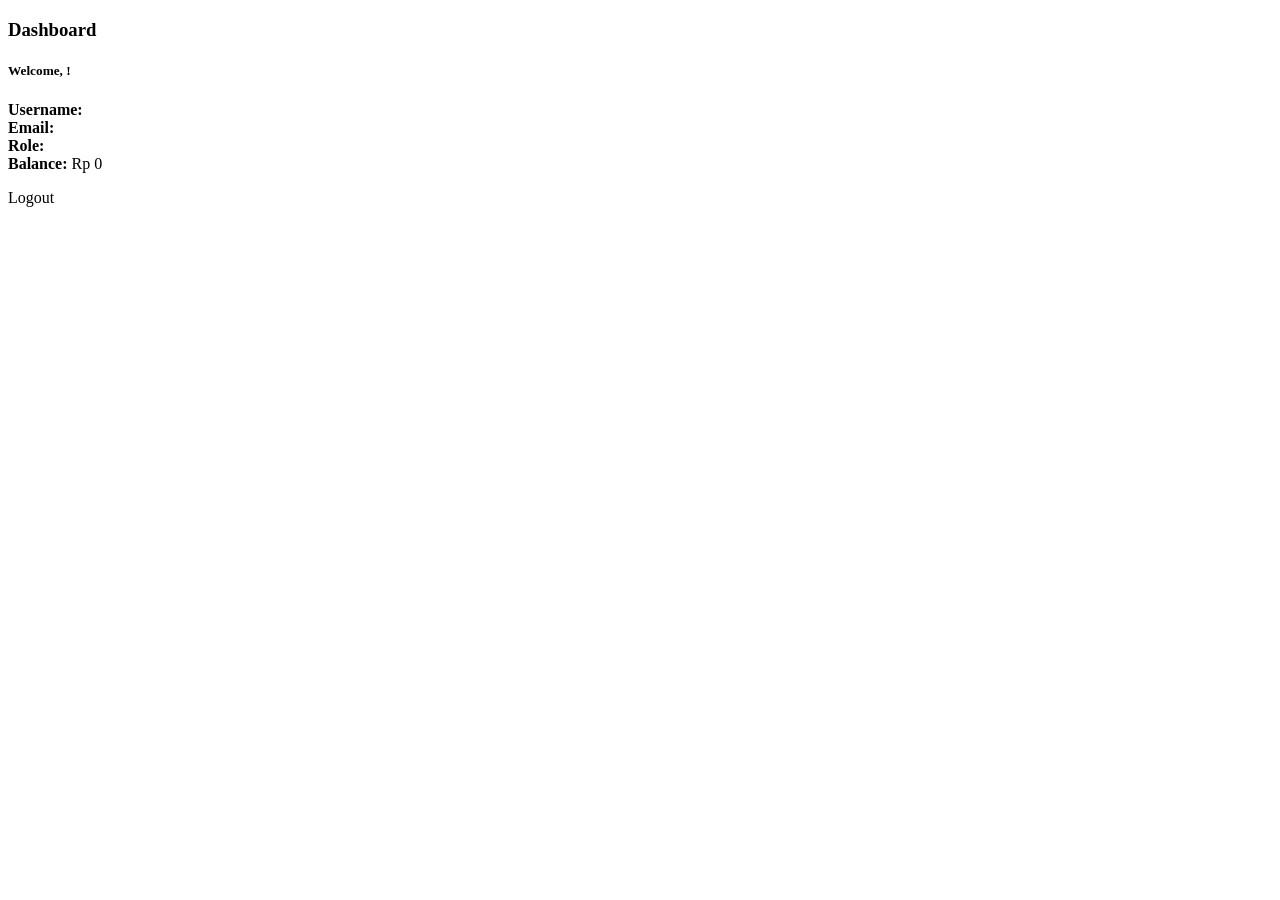
<file: src/main/resources/templates/dashboard.html>
<!DOCTYPE html>
<html lang="en" xmlns:th="http://www.thymeleaf.org">
<head>
    <meta charset="UTF-8" />
    <meta name="viewport" content="width=device-width, initial-scale=1.0" />
    <title>Dashboard - Koding Muda</title>

    <!-- Bootstrap CSS -->
    <link rel="stylesheet" th:href="@{/css/bootstrap.min.css}" />
</head>
<body data-bs-theme="dark" class="bg-dark">

<div class="container py-5">
    <div class="row">
        <div class="col-12">
            <div class="card">
                <div class="card-header">
                    <h3>Dashboard</h3>
                </div>
                <div class="card-body">
                    <h5 class="card-title">
                        Welcome, <span th:text="${user.firstName + ' ' + user.lastName}"></span>!
                    </h5>
                    <p class="card-text">
                        <strong>Username:</strong> <span th:text="${user.username}"></span><br/>
                        <strong>Email:</strong> <span th:text="${user.email}"></span><br/>
                        <strong>Role:</strong> <span th:text="${role}" class="badge bg-primary"></span><br/>
                        <strong>Balance:</strong> 
                        <span th:if="${user.balance != null}" th:text="${'Rp ' + user.balance.amount}"></span>
                        <span th:if="${user.balance == null}">Rp 0</span>
                    </p>
                    <a th:href="@{/logout}" class="btn btn-danger">Logout</a>
                </div>
            </div>
        </div>
    </div>
</div>

<!-- Bootstrap JS -->
<script th:src="@{/js/bootstrap.bundle.min.js}"></script>
</body>
</html>
</file>
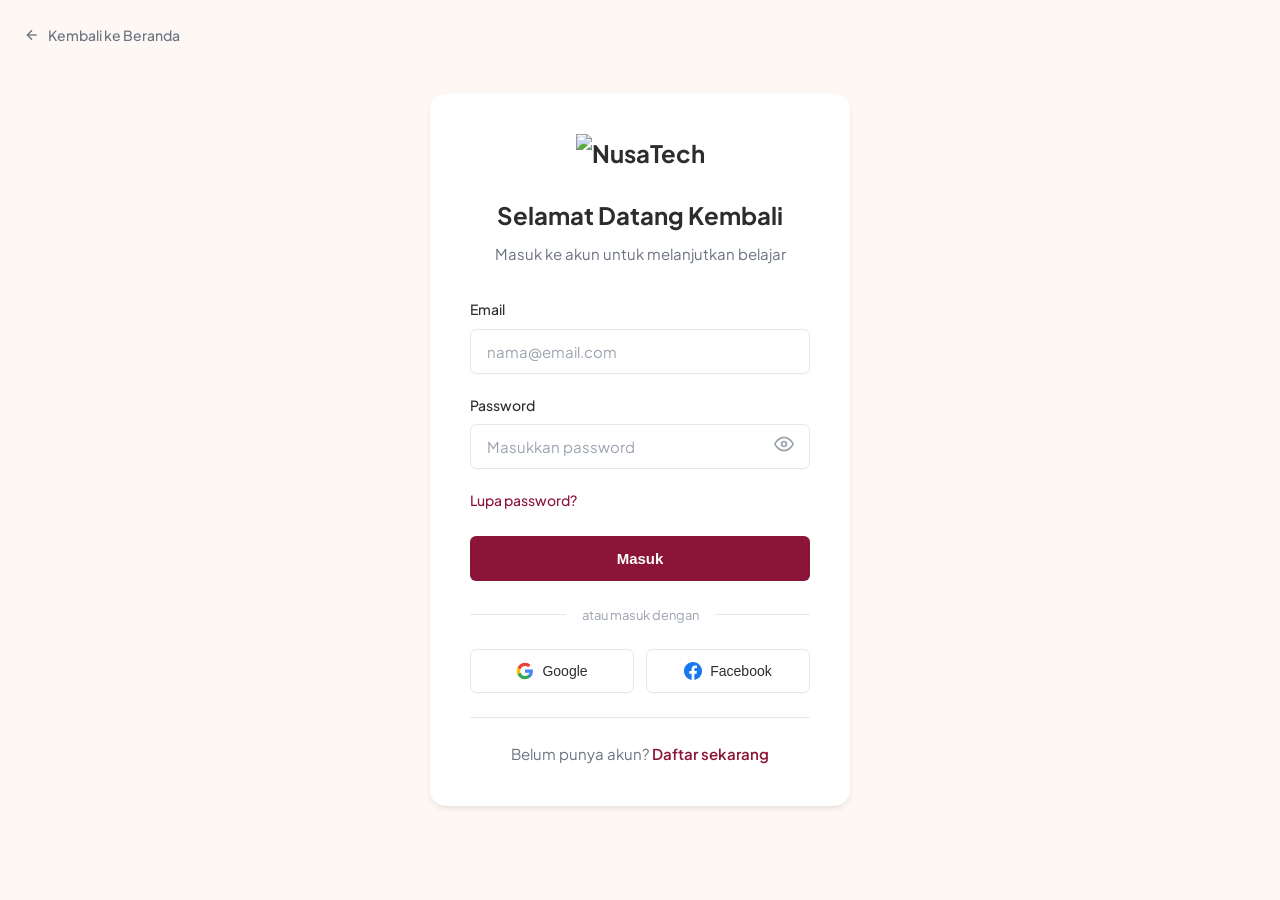
<file: src/main/resources/templates/login.html>
<!DOCTYPE html>
<html lang="id" xmlns:th="http://www.thymeleaf.org">
<head>
    <meta charset="UTF-8">
    <meta name="viewport" content="width=device-width, initial-scale=1.0">
    <title>Masuk - NusaTech | Dikoding Muda Nusantara</title>
    
    <link rel="preconnect" href="https://fonts.googleapis.com">
    <link rel="preconnect" href="https://fonts.gstatic.com" crossorigin>
    <link href="https://fonts.googleapis.com/css2?family=Plus+Jakarta+Sans:wght@300;400;500;600;700&display=swap" rel="stylesheet">
    <link rel="stylesheet" th:href="@{/css/bootstrap.min.css}" />
    
    <style>
        :root {
            /* NusaTech Brand Colors */
            --color-primary: #8B1538;
            --color-primary-dark: #6d102c;
            --color-primary-light: #f8e8ec;
            --color-secondary: #D4A84B;
            --color-text: #2d2d2d;
            --color-text-secondary: #6b7280;
            --color-text-muted: #9ca3af;
            --color-bg: #ffffff;
            --color-bg-subtle: #fdf8f3;
            --color-border: #e5e7eb;
            --color-error: #dc2626;
            --color-error-light: #fef2f2;
            --font-primary: 'Plus Jakarta Sans', -apple-system, BlinkMacSystemFont, sans-serif;
            --shadow-sm: 0 1px 2px 0 rgb(0 0 0 / 0.05);
            --shadow-md: 0 4px 6px -1px rgb(0 0 0 / 0.07), 0 2px 4px -2px rgb(0 0 0 / 0.05);
            --radius-sm: 6px;
            --radius-md: 10px;
            --radius-lg: 16px;
            --transition: all 0.2s ease;
        }

        * {
            margin: 0;
            padding: 0;
            box-sizing: border-box;
        }

        body {
            font-family: var(--font-primary);
            color: var(--color-text);
            background-color: var(--color-bg-subtle);
            line-height: 1.6;
            font-size: 15px;
            -webkit-font-smoothing: antialiased;
            min-height: 100vh;
            display: flex;
            flex-direction: column;
        }

        a {
            text-decoration: none;
            color: inherit;
            transition: var(--transition);
        }

        .auth-container {
            flex: 1;
            display: flex;
            align-items: center;
            justify-content: center;
            padding: 2rem 1rem;
        }

        .auth-card {
            background: var(--color-bg);
            border-radius: var(--radius-lg);
            box-shadow: var(--shadow-md);
            width: 100%;
            max-width: 420px;
            padding: 2.5rem;
        }

        .auth-header {
            text-align: center;
            margin-bottom: 2rem;
        }

        .auth-logo {
            font-weight: 700;
            font-size: 1.5rem;
            color: var(--color-text);
            margin-bottom: 1.5rem;
            display: inline-block;
        }

        .auth-logo span {
            color: var(--color-primary);
        }

        .auth-title {
            font-size: 1.5rem;
            font-weight: 700;
            color: var(--color-text);
            margin-bottom: 0.5rem;
        }

        .auth-subtitle {
            font-size: 0.9375rem;
            color: var(--color-text-secondary);
        }

        .form-group {
            margin-bottom: 1.25rem;
        }

        .form-label {
            display: block;
            font-size: 0.875rem;
            font-weight: 500;
            color: var(--color-text);
            margin-bottom: 0.5rem;
        }

        .form-input {
            width: 100%;
            padding: 0.75rem 1rem;
            border: 1px solid var(--color-border);
            border-radius: var(--radius-sm);
            font-size: 0.9375rem;
            font-family: inherit;
            background: var(--color-bg);
            transition: var(--transition);
        }

        .form-input:focus {
            outline: none;
            border-color: var(--color-primary);
            box-shadow: 0 0 0 3px var(--color-primary-light);
        }

        .form-input::placeholder {
            color: var(--color-text-muted);
        }

        .form-input.error {
            border-color: var(--color-error);
            background: var(--color-error-light);
        }

        .input-wrapper {
            position: relative;
        }

        .input-icon {
            position: absolute;
            right: 1rem;
            top: 50%;
            transform: translateY(-50%);
            color: var(--color-text-muted);
            cursor: pointer;
            transition: var(--transition);
        }

        .input-icon:hover {
            color: var(--color-text-secondary);
        }

        .form-input-icon {
            padding-right: 2.75rem;
        }

        .form-helper {
            display: flex;
            justify-content: space-between;
            align-items: center;
            margin-bottom: 1.5rem;
        }

        .form-check {
            display: flex;
            align-items: center;
            gap: 0.5rem;
        }

        .form-check-input {
            width: 1rem;
            height: 1rem;
            border: 1px solid var(--color-border);
            border-radius: 4px;
            cursor: pointer;
        }

        .form-check-input:checked {
            background-color: var(--color-primary);
            border-color: var(--color-primary);
        }

        .form-check-label {
            font-size: 0.875rem;
            color: var(--color-text-secondary);
            cursor: pointer;
        }

        .form-link {
            font-size: 0.875rem;
            color: var(--color-primary);
            font-weight: 500;
        }

        .form-link:hover {
            color: var(--color-primary-dark);
            text-decoration: underline;
        }

        .btn-primary-custom {
            width: 100%;
            background: var(--color-primary);
            color: white;
            font-weight: 600;
            font-size: 0.9375rem;
            padding: 0.875rem 1.5rem;
            border-radius: var(--radius-sm);
            border: none;
            cursor: pointer;
            transition: var(--transition);
        }

        .btn-primary-custom:hover {
            background: var(--color-primary-dark);
            transform: translateY(-1px);
        }

        .btn-primary-custom:active {
            transform: translateY(0);
        }

        .divider {
            display: flex;
            align-items: center;
            margin: 1.5rem 0;
            color: var(--color-text-muted);
            font-size: 0.8125rem;
        }

        .divider::before,
        .divider::after {
            content: '';
            flex: 1;
            height: 1px;
            background: var(--color-border);
        }

        .divider span {
            padding: 0 1rem;
        }

        .social-buttons {
            display: flex;
            gap: 0.75rem;
        }

        .btn-social {
            flex: 1;
            display: flex;
            align-items: center;
            justify-content: center;
            gap: 0.5rem;
            padding: 0.75rem 1rem;
            border: 1px solid var(--color-border);
            border-radius: var(--radius-sm);
            background: var(--color-bg);
            font-size: 0.875rem;
            font-weight: 500;
            color: var(--color-text);
            cursor: pointer;
            transition: var(--transition);
        }

        .btn-social:hover {
            background: var(--color-bg-subtle);
            border-color: var(--color-text-muted);
        }

        .auth-footer {
            text-align: center;
            margin-top: 1.5rem;
            padding-top: 1.5rem;
            border-top: 1px solid var(--color-border);
        }

        .auth-footer p {
            font-size: 0.9375rem;
            color: var(--color-text-secondary);
        }

        .auth-footer a {
            color: var(--color-primary);
            font-weight: 600;
        }

        .auth-footer a:hover {
            color: var(--color-primary-dark);
            text-decoration: underline;
        }

        .error-message {
            background: var(--color-error-light);
            border: 1px solid #fecaca;
            border-radius: var(--radius-sm);
            padding: 0.75rem 1rem;
            margin-bottom: 1.25rem;
            display: flex;
            align-items: center;
            gap: 0.5rem;
            font-size: 0.875rem;
            color: var(--color-error);
        }

        .back-home {
            position: absolute;
            top: 1.5rem;
            left: 1.5rem;
            display: flex;
            align-items: center;
            gap: 0.5rem;
            font-size: 0.875rem;
            color: var(--color-text-secondary);
            font-weight: 500;
        }

        .back-home:hover {
            color: var(--color-text);
        }

        @media (max-width: 480px) {
            .auth-card {
                padding: 1.5rem;
            }

            .social-buttons {
                flex-direction: column;
            }
        }
    </style>
</head>
<body>

    <a href="/" class="back-home">
        <svg width="16" height="16" viewBox="0 0 24 24" fill="none" stroke="currentColor" stroke-width="2">
            <path d="m12 19-7-7 7-7"></path>
            <path d="M19 12H5"></path>
        </svg>
        Kembali ke Beranda
    </a>

    <div class="auth-container">
        <div class="auth-card">
            <div class="auth-header">
                <a href="/" class="auth-logo d-flex align-items-center justify-content-center gap-2">
                    <img th:src="@{/images/logo.png}" alt="NusaTech" height="45" 
                         onerror="this.onerror=null; this.src='/images/logo.svg';">
                </a>
                <h1 class="auth-title">Selamat Datang Kembali</h1>
                <p class="auth-subtitle">Masuk ke akun untuk melanjutkan belajar</p>
            </div>

            <!-- Error Message (tampilkan jika ada error) -->
            <div class="error-message" style="display: none;" th:if="${error}">
                <svg width="16" height="16" viewBox="0 0 24 24" fill="none" stroke="currentColor" stroke-width="2">
                    <circle cx="12" cy="12" r="10"></circle>
                    <path d="m15 9-6 6"></path>
                    <path d="m9 9 6 6"></path>
                </svg>
                <span th:text="${error}">Email atau password salah</span>
            </div>

            <form action="/login" method="POST" th:action="@{/login}" th:object="${loginRequest}">
                <div class="form-group">
                    <label class="form-label" for="email">Email</label>
                    <input 
                        type="email" 
                        class="form-input" 
                        id="email" 
                        name="email" 
                        placeholder="nama@email.com"
                        th:field="*{email}"
                        required
                    >
                </div>

                <div class="form-group">
                    <label class="form-label" for="password">Password</label>
                    <div class="input-wrapper">
                        <input 
                            type="password" 
                            class="form-input form-input-icon" 
                            id="password" 
                            name="password" 
                            placeholder="Masukkan password"
                            th:field="*{password}"
                            required
                        >
                        <span class="input-icon" onclick="togglePassword()">
                            <svg id="eye-icon" width="20" height="20" viewBox="0 0 24 24" fill="none" stroke="currentColor" stroke-width="2">
                                <path d="M1 12s4-8 11-8 11 8 11 8-4 8-11 8-11-8-11-8z"></path>
                                <circle cx="12" cy="12" r="3"></circle>
                            </svg>
                        </span>
                    </div>
                </div>

                <div class="form-helper">
<!--                    <label class="form-check">
                        <input type="checkbox" class="form-check-input" name="remember">
                        <span class="form-check-label">Ingat saya</span>
                    </label>-->
                    <a href="/forgot-password" class="form-link">Lupa password?</a>
                </div>

                <button type="submit" class="btn-primary-custom">Masuk</button>
            </form>

            <div class="divider">
                <span>atau masuk dengan</span>
            </div>

            <div class="social-buttons">
                <button type="button" class="btn-social">
                    <svg width="18" height="18" viewBox="0 0 24 24">
                        <path fill="#4285F4" d="M22.56 12.25c0-.78-.07-1.53-.2-2.25H12v4.26h5.92c-.26 1.37-1.04 2.53-2.21 3.31v2.77h3.57c2.08-1.92 3.28-4.74 3.28-8.09z"/>
                        <path fill="#34A853" d="M12 23c2.97 0 5.46-.98 7.28-2.66l-3.57-2.77c-.98.66-2.23 1.06-3.71 1.06-2.86 0-5.29-1.93-6.16-4.53H2.18v2.84C3.99 20.53 7.7 23 12 23z"/>
                        <path fill="#FBBC05" d="M5.84 14.09c-.22-.66-.35-1.36-.35-2.09s.13-1.43.35-2.09V7.07H2.18C1.43 8.55 1 10.22 1 12s.43 3.45 1.18 4.93l2.85-2.22.81-.62z"/>
                        <path fill="#EA4335" d="M12 5.38c1.62 0 3.06.56 4.21 1.64l3.15-3.15C17.45 2.09 14.97 1 12 1 7.7 1 3.99 3.47 2.18 7.07l3.66 2.84c.87-2.6 3.3-4.53 6.16-4.53z"/>
                    </svg>
                    Google
                </button>
                <button type="button" class="btn-social">
                    <svg width="18" height="18" viewBox="0 0 24 24" fill="#1877F2">
                        <path d="M24 12.073c0-6.627-5.373-12-12-12s-12 5.373-12 12c0 5.99 4.388 10.954 10.125 11.854v-8.385H7.078v-3.47h3.047V9.43c0-3.007 1.792-4.669 4.533-4.669 1.312 0 2.686.235 2.686.235v2.953H15.83c-1.491 0-1.956.925-1.956 1.874v2.25h3.328l-.532 3.47h-2.796v8.385C19.612 23.027 24 18.062 24 12.073z"/>
                    </svg>
                    Facebook
                </button>
            </div>

            <div class="auth-footer">
                <p>Belum punya akun? <a href="/register">Daftar sekarang</a></p>
            </div>
        </div>
    </div>

    <script src="https://cdn.jsdelivr.net/npm/bootstrap@5.3.2/dist/js/bootstrap.bundle.min.js"></script>
    <script th:src="@{/js/bootstrap.bundle.min.js}"></script>
    <script>
        function togglePassword() {
            const passwordInput = document.getElementById('password');
            const eyeIcon = document.getElementById('eye-icon');
            
            if (passwordInput.type === 'password') {
                passwordInput.type = 'text';
                eyeIcon.innerHTML = `
                    <path d="M17.94 17.94A10.07 10.07 0 0 1 12 20c-7 0-11-8-11-8a18.45 18.45 0 0 1 5.06-5.94M9.9 4.24A9.12 9.12 0 0 1 12 4c7 0 11 8 11 8a18.5 18.5 0 0 1-2.16 3.19m-6.72-1.07a3 3 0 1 1-4.24-4.24"></path>
                    <line x1="1" y1="1" x2="23" y2="23"></line>
                `;
            } else {
                passwordInput.type = 'password';
                eyeIcon.innerHTML = `
                    <path d="M1 12s4-8 11-8 11 8 11 8-4 8-11 8-11-8-11-8z"></path>
                    <circle cx="12" cy="12" r="3"></circle>
                `;
            }
        }
    </script>
</body>
</html>
</file>
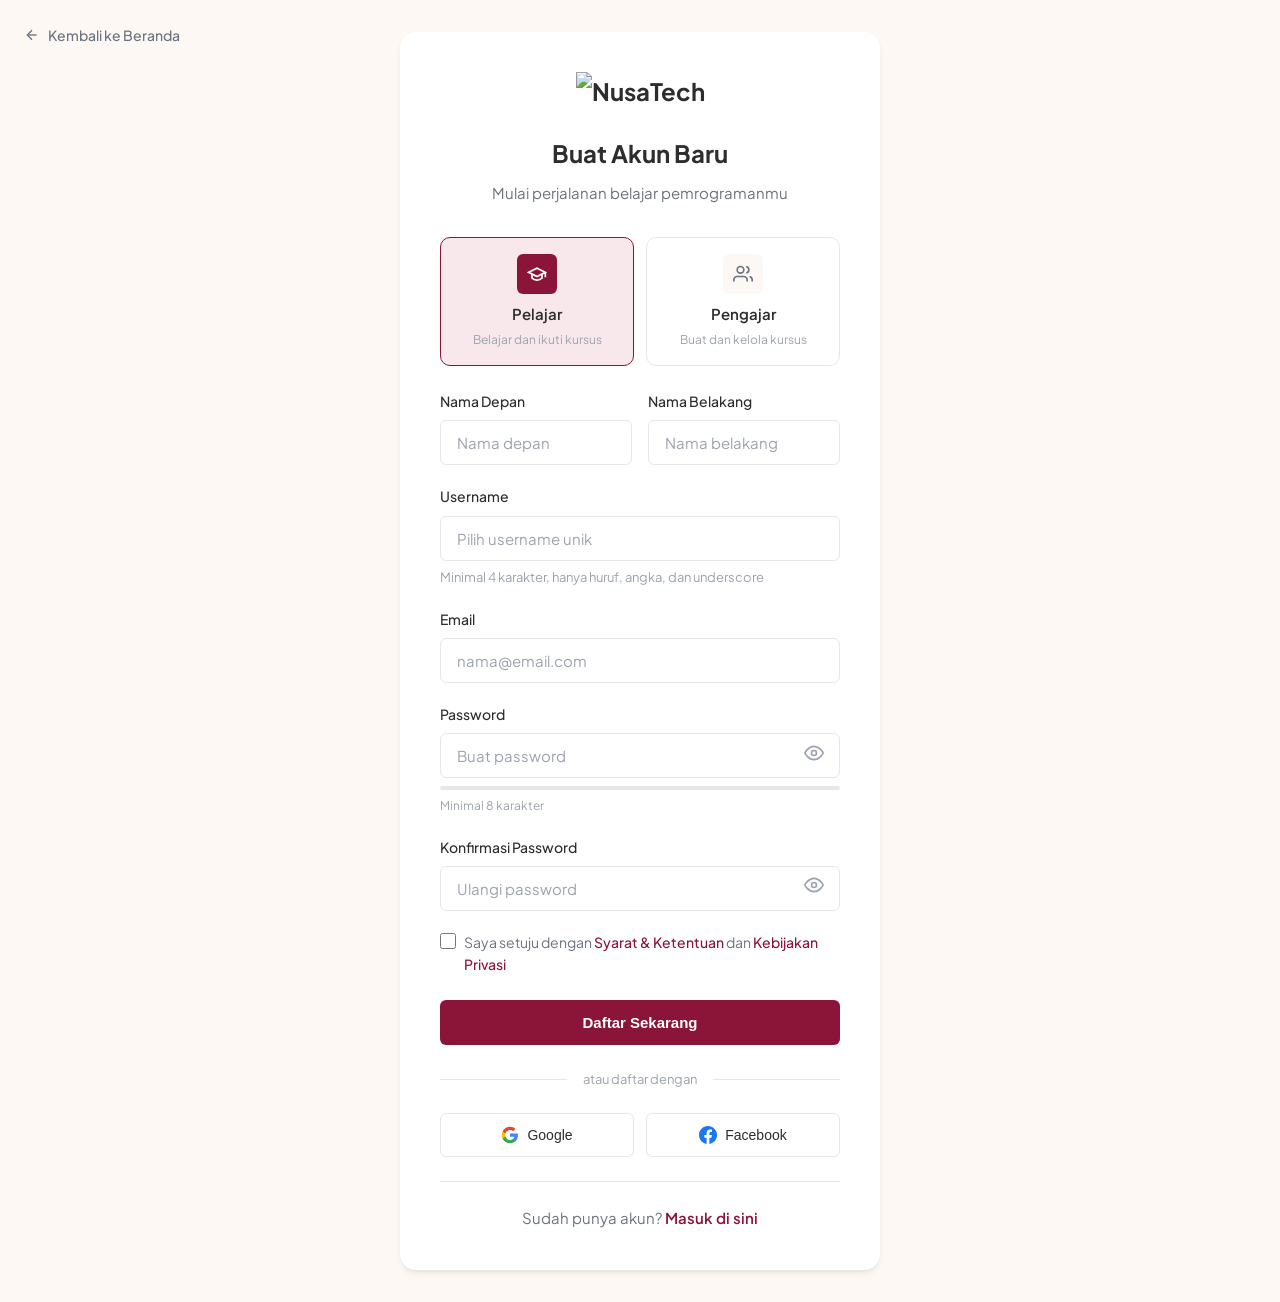
<file: src/main/resources/templates/register.html>
<!DOCTYPE html>
<html lang="id" xmlns:th="http://www.thymeleaf.org">
<head>
    <meta charset="UTF-8">
    <meta name="viewport" content="width=device-width, initial-scale=1.0">
    <title>Daftar - NusaTech | Dikoding Muda Nusantara</title>
    
    <link rel="preconnect" href="https://fonts.googleapis.com">
    <link rel="preconnect" href="https://fonts.gstatic.com" crossorigin>
    <link href="https://fonts.googleapis.com/css2?family=Plus+Jakarta+Sans:wght@300;400;500;600;700&display=swap" rel="stylesheet">
    <link rel="stylesheet" th:href="@{/css/bootstrap.min.css}" />
    
    <style>
        :root {
            /* NusaTech Brand Colors */
            --color-primary: #8B1538;
            --color-primary-dark: #6d102c;
            --color-primary-light: #f8e8ec;
            --color-secondary: #D4A84B;
            --color-text: #2d2d2d;
            --color-text-secondary: #6b7280;
            --color-text-muted: #9ca3af;
            --color-bg: #ffffff;
            --color-bg-subtle: #fdf8f3;
            --color-border: #e5e7eb;
            --color-error: #dc2626;
            --color-error-light: #fef2f2;
            --color-success: #059669;
            --font-primary: 'Plus Jakarta Sans', -apple-system, BlinkMacSystemFont, sans-serif;
            --shadow-sm: 0 1px 2px 0 rgb(0 0 0 / 0.05);
            --shadow-md: 0 4px 6px -1px rgb(0 0 0 / 0.07), 0 2px 4px -2px rgb(0 0 0 / 0.05);
            --radius-sm: 6px;
            --radius-md: 10px;
            --radius-lg: 16px;
            --transition: all 0.2s ease;
        }

        * {
            margin: 0;
            padding: 0;
            box-sizing: border-box;
        }

        body {
            font-family: var(--font-primary);
            color: var(--color-text);
            background-color: var(--color-bg-subtle);
            line-height: 1.6;
            font-size: 15px;
            -webkit-font-smoothing: antialiased;
            min-height: 100vh;
            display: flex;
            flex-direction: column;
        }

        a {
            text-decoration: none;
            color: inherit;
            transition: var(--transition);
        }

        .auth-container {
            flex: 1;
            display: flex;
            align-items: center;
            justify-content: center;
            padding: 2rem 1rem;
        }

        .auth-card {
            background: var(--color-bg);
            border-radius: var(--radius-lg);
            box-shadow: var(--shadow-md);
            width: 100%;
            max-width: 480px;
            padding: 2.5rem;
        }

        .auth-header {
            text-align: center;
            margin-bottom: 2rem;
        }

        .auth-logo {
            font-weight: 700;
            font-size: 1.5rem;
            color: var(--color-text);
            margin-bottom: 1.5rem;
            display: inline-block;
        }

        .auth-logo span {
            color: var(--color-primary);
        }

        .auth-title {
            font-size: 1.5rem;
            font-weight: 700;
            color: var(--color-text);
            margin-bottom: 0.5rem;
        }

        .auth-subtitle {
            font-size: 0.9375rem;
            color: var(--color-text-secondary);
        }

        .form-row {
            display: flex;
            gap: 1rem;
        }

        .form-row .form-group {
            flex: 1;
        }

        .form-group {
            margin-bottom: 1.25rem;
        }

        .form-label {
            display: block;
            font-size: 0.875rem;
            font-weight: 500;
            color: var(--color-text);
            margin-bottom: 0.5rem;
        }

        .form-input {
            width: 100%;
            padding: 0.75rem 1rem;
            border: 1px solid var(--color-border);
            border-radius: var(--radius-sm);
            font-size: 0.9375rem;
            font-family: inherit;
            background: var(--color-bg);
            transition: var(--transition);
        }

        .form-input:focus {
            outline: none;
            border-color: var(--color-primary);
            box-shadow: 0 0 0 3px var(--color-primary-light);
        }

        .form-input::placeholder {
            color: var(--color-text-muted);
        }

        .form-input.error {
            border-color: var(--color-error);
            background: var(--color-error-light);
        }

        .input-wrapper {
            position: relative;
        }

        .input-icon {
            position: absolute;
            right: 1rem;
            top: 50%;
            transform: translateY(-50%);
            color: var(--color-text-muted);
            cursor: pointer;
            transition: var(--transition);
        }

        .input-icon:hover {
            color: var(--color-text-secondary);
        }

        .form-input-icon {
            padding-right: 2.75rem;
        }

        .form-hint {
            font-size: 0.8125rem;
            color: var(--color-text-muted);
            margin-top: 0.375rem;
        }

        .password-strength {
            margin-top: 0.5rem;
        }

        .strength-bar {
            height: 4px;
            background: var(--color-border);
            border-radius: 2px;
            overflow: hidden;
            margin-bottom: 0.375rem;
        }

        .strength-fill {
            height: 100%;
            width: 0%;
            transition: var(--transition);
            border-radius: 2px;
        }

        .strength-fill.weak { width: 33%; background: var(--color-error); }
        .strength-fill.medium { width: 66%; background: var(--color-warning, #d97706); }
        .strength-fill.strong { width: 100%; background: var(--color-success); }

        .strength-text {
            font-size: 0.75rem;
            color: var(--color-text-muted);
        }

        .form-check {
            display: flex;
            align-items: flex-start;
            gap: 0.5rem;
            margin-bottom: 1.5rem;
        }

        .form-check-input {
            width: 1rem;
            height: 1rem;
            border: 1px solid var(--color-border);
            border-radius: 4px;
            cursor: pointer;
            margin-top: 0.125rem;
            flex-shrink: 0;
        }

        .form-check-input:checked {
            background-color: var(--color-primary);
            border-color: var(--color-primary);
        }

        .form-check-label {
            font-size: 0.875rem;
            color: var(--color-text-secondary);
            cursor: pointer;
        }

        .form-check-label a {
            color: var(--color-primary);
            font-weight: 500;
        }

        .form-check-label a:hover {
            text-decoration: underline;
        }

        .btn-primary-custom {
            width: 100%;
            background: var(--color-primary);
            color: white;
            font-weight: 600;
            font-size: 0.9375rem;
            padding: 0.875rem 1.5rem;
            border-radius: var(--radius-sm);
            border: none;
            cursor: pointer;
            transition: var(--transition);
        }

        .btn-primary-custom:hover {
            background: var(--color-primary-dark);
            transform: translateY(-1px);
        }

        .btn-primary-custom:active {
            transform: translateY(0);
        }

        .btn-primary-custom:disabled {
            background: var(--color-text-muted);
            cursor: not-allowed;
            transform: none;
        }

        .divider {
            display: flex;
            align-items: center;
            margin: 1.5rem 0;
            color: var(--color-text-muted);
            font-size: 0.8125rem;
        }

        .divider::before,
        .divider::after {
            content: '';
            flex: 1;
            height: 1px;
            background: var(--color-border);
        }

        .divider span {
            padding: 0 1rem;
        }

        .social-buttons {
            display: flex;
            gap: 0.75rem;
        }

        .btn-social {
            flex: 1;
            display: flex;
            align-items: center;
            justify-content: center;
            gap: 0.5rem;
            padding: 0.75rem 1rem;
            border: 1px solid var(--color-border);
            border-radius: var(--radius-sm);
            background: var(--color-bg);
            font-size: 0.875rem;
            font-weight: 500;
            color: var(--color-text);
            cursor: pointer;
            transition: var(--transition);
        }

        .btn-social:hover {
            background: var(--color-bg-subtle);
            border-color: var(--color-text-muted);
        }

        .auth-footer {
            text-align: center;
            margin-top: 1.5rem;
            padding-top: 1.5rem;
            border-top: 1px solid var(--color-border);
        }

        .auth-footer p {
            font-size: 0.9375rem;
            color: var(--color-text-secondary);
        }

        .auth-footer a {
            color: var(--color-primary);
            font-weight: 600;
        }

        .auth-footer a:hover {
            color: var(--color-primary-dark);
            text-decoration: underline;
        }

        .error-message {
            background: var(--color-error-light);
            border: 1px solid #fecaca;
            border-radius: var(--radius-sm);
            padding: 0.75rem 1rem;
            margin-bottom: 1.25rem;
            display: flex;
            align-items: center;
            gap: 0.5rem;
            font-size: 0.875rem;
            color: var(--color-error);
        }

        .back-home {
            position: absolute;
            top: 1.5rem;
            left: 1.5rem;
            display: flex;
            align-items: center;
            gap: 0.5rem;
            font-size: 0.875rem;
            color: var(--color-text-secondary);
            font-weight: 500;
        }

        .back-home:hover {
            color: var(--color-text);
        }

        .role-selector {
            display: flex;
            gap: 0.75rem;
            margin-bottom: 1.5rem;
        }

        .role-option {
            flex: 1;
            padding: 1rem;
            border: 1px solid var(--color-border);
            border-radius: var(--radius-md);
            cursor: pointer;
            transition: var(--transition);
            text-align: center;
        }

        .role-option:hover {
            border-color: var(--color-primary);
        }

        .role-option.active {
            border-color: var(--color-primary);
            background: var(--color-primary-light);
        }

        .role-option input {
            display: none;
        }

        .role-icon {
            width: 40px;
            height: 40px;
            background: var(--color-bg-subtle);
            border-radius: var(--radius-sm);
            display: flex;
            align-items: center;
            justify-content: center;
            margin: 0 auto 0.5rem;
            color: var(--color-text-secondary);
        }

        .role-option.active .role-icon {
            background: var(--color-primary);
            color: white;
        }

        .role-title {
            font-size: 0.9375rem;
            font-weight: 600;
            color: var(--color-text);
            margin-bottom: 0.25rem;
        }

        .role-desc {
            font-size: 0.75rem;
            color: var(--color-text-muted);
        }

        @media (max-width: 480px) {
            .auth-card {
                padding: 1.5rem;
            }

            .form-row {
                flex-direction: column;
                gap: 0;
            }

            .social-buttons {
                flex-direction: column;
            }

            .role-selector {
                flex-direction: column;
            }
        }
    </style>
</head>
<body>

    <a href="/" class="back-home">
        <svg width="16" height="16" viewBox="0 0 24 24" fill="none" stroke="currentColor" stroke-width="2">
            <path d="m12 19-7-7 7-7"></path>
            <path d="M19 12H5"></path>
        </svg>
        Kembali ke Beranda
    </a>

    <div class="auth-container">
        <div class="auth-card">
            <div class="auth-header">
                <a href="/" class="auth-logo d-flex align-items-center justify-content-center gap-2">
                    <img th:src="@{/images/logo.png}" alt="NusaTech" height="45" 
                         onerror="this.onerror=null; this.src='/images/logo.svg';">
                </a>
                <h1 class="auth-title">Buat Akun Baru</h1>
                <p class="auth-subtitle">Mulai perjalanan belajar pemrogramanmu</p>
            </div>

            <!-- Error Message -->
            <div class="error-message" style="display: none;" th:if="${error}">
                <svg width="16" height="16" viewBox="0 0 24 24" fill="none" stroke="currentColor" stroke-width="2">
                    <circle cx="12" cy="12" r="10"></circle>
                    <path d="m15 9-6 6"></path>
                    <path d="m9 9 6 6"></path>
                </svg>
                <span th:text="${error}">Terjadi kesalahan</span>
            </div>

            <form action="/register" method="POST" th:action="@{/register}" th:object="${registerRequest}" id="registerForm">
                
                <!-- Role Selector -->
                <div class="role-selector">
                    <label class="role-option active" id="role-student">
                        <input type="radio" name="role" th:field="*{role}" value="student" checked>
                        <div class="role-icon">
                            <svg width="20" height="20" viewBox="0 0 24 24" fill="none" stroke="currentColor" stroke-width="2">
                                <path d="M22 10v6M2 10l10-5 10 5-10 5z"></path>
                                <path d="M6 12v5c3 3 9 3 12 0v-5"></path>
                            </svg>
                        </div>
                        <div class="role-title">Pelajar</div>
                        <div class="role-desc">Belajar dan ikuti kursus</div>
                    </label>
                    <label class="role-option" id="role-lecturer">
                        <input type="radio" name="role" th:field="*{role}" value="lecturer">
                        <div class="role-icon">
                            <svg width="20" height="20" viewBox="0 0 24 24" fill="none" stroke="currentColor" stroke-width="2">
                                <path d="M17 21v-2a4 4 0 0 0-4-4H5a4 4 0 0 0-4 4v2"></path>
                                <circle cx="9" cy="7" r="4"></circle>
                                <path d="M23 21v-2a4 4 0 0 0-3-3.87"></path>
                                <path d="M16 3.13a4 4 0 0 1 0 7.75"></path>
                            </svg>
                        </div>
                        <div class="role-title">Pengajar</div>
                        <div class="role-desc">Buat dan kelola kursus</div>
                    </label>
                </div>

                <div class="form-row">
                    <div class="form-group">
                        <label class="form-label" for="firstName">Nama Depan</label>
                        <input 
                            type="text" 
                            class="form-input" 
                            id="firstName" 
                            name="firstName" 
                            placeholder="Nama depan"
                            th:field="*{firstName}"
                            required
                        >
                    </div>
                    <div class="form-group">
                        <label class="form-label" for="lastName">Nama Belakang</label>
                        <input 
                            type="text" 
                            class="form-input" 
                            id="lastName" 
                            name="lastName" 
                            th:field="*{lastName}"
                            placeholder="Nama belakang"
                        >
                    </div>
                </div>

                <div class="form-group">
                    <label class="form-label" for="username">Username</label>
                    <input 
                        type="text" 
                        class="form-input" 
                        id="username" 
                        name="username" 
                        placeholder="Pilih username unik"
                        th:field="*{username}"
                        required
                    >
                    <div class="form-hint">Minimal 4 karakter, hanya huruf, angka, dan underscore</div>
                </div>

                <div class="form-group">
                    <label class="form-label" for="email">Email</label>
                    <input 
                        type="email" 
                        class="form-input" 
                        id="email" 
                        name="email" 
                        placeholder="nama@email.com"
                        th:field="*{email}"
                        required
                    >
                </div>

                <div class="form-group">
                    <label class="form-label" for="password">Password</label>
                    <div class="input-wrapper">
                        <input 
                            type="password" 
                            class="form-input form-input-icon" 
                            id="password" 
                            name="password" 
                            placeholder="Buat password"
                            th:field="*{password}"
                            required
                            minlength="8"
                        >
                        <span class="input-icon" onclick="togglePassword('password', 'eye-icon-1')">
                            <svg id="eye-icon-1" width="20" height="20" viewBox="0 0 24 24" fill="none" stroke="currentColor" stroke-width="2">
                                <path d="M1 12s4-8 11-8 11 8 11 8-4 8-11 8-11-8-11-8z"></path>
                                <circle cx="12" cy="12" r="3"></circle>
                            </svg>
                        </span>
                    </div>
                    <div class="password-strength">
                        <div class="strength-bar">
                            <div class="strength-fill" id="strengthFill"></div>
                        </div>
                        <div class="strength-text" id="strengthText">Minimal 8 karakter</div>
                    </div>
                </div>

                <div class="form-group">
                    <label class="form-label" for="confirmPassword">Konfirmasi Password</label>
                    <div class="input-wrapper">
                        <input 
                            type="password" 
                            class="form-input form-input-icon" 
                            id="confirmPassword" 
                            name="confirmPassword" 
                            placeholder="Ulangi password"
                            required
                        >
                        <span class="input-icon" onclick="togglePassword('confirmPassword', 'eye-icon-2')">
                            <svg id="eye-icon-2" width="20" height="20" viewBox="0 0 24 24" fill="none" stroke="currentColor" stroke-width="2">
                                <path d="M1 12s4-8 11-8 11 8 11 8-4 8-11 8-11-8-11-8z"></path>
                                <circle cx="12" cy="12" r="3"></circle>
                            </svg>
                        </span>
                    </div>
                </div>

                <label class="form-check">
                    <input type="checkbox" class="form-check-input" name="terms" required>
                    <span class="form-check-label">
                        Saya setuju dengan <a href="/terms">Syarat & Ketentuan</a> dan <a href="/privacy">Kebijakan Privasi</a>
                    </span>
                </label>

                <button type="submit" class="btn-primary-custom">Daftar Sekarang</button>
            </form>

            <div class="divider">
                <span>atau daftar dengan</span>
            </div>

            <div class="social-buttons">
                <button type="button" class="btn-social">
                    <svg width="18" height="18" viewBox="0 0 24 24">
                        <path fill="#4285F4" d="M22.56 12.25c0-.78-.07-1.53-.2-2.25H12v4.26h5.92c-.26 1.37-1.04 2.53-2.21 3.31v2.77h3.57c2.08-1.92 3.28-4.74 3.28-8.09z"/>
                        <path fill="#34A853" d="M12 23c2.97 0 5.46-.98 7.28-2.66l-3.57-2.77c-.98.66-2.23 1.06-3.71 1.06-2.86 0-5.29-1.93-6.16-4.53H2.18v2.84C3.99 20.53 7.7 23 12 23z"/>
                        <path fill="#FBBC05" d="M5.84 14.09c-.22-.66-.35-1.36-.35-2.09s.13-1.43.35-2.09V7.07H2.18C1.43 8.55 1 10.22 1 12s.43 3.45 1.18 4.93l2.85-2.22.81-.62z"/>
                        <path fill="#EA4335" d="M12 5.38c1.62 0 3.06.56 4.21 1.64l3.15-3.15C17.45 2.09 14.97 1 12 1 7.7 1 3.99 3.47 2.18 7.07l3.66 2.84c.87-2.6 3.3-4.53 6.16-4.53z"/>
                    </svg>
                    Google
                </button>
                <button type="button" class="btn-social">
                    <svg width="18" height="18" viewBox="0 0 24 24" fill="#1877F2">
                        <path d="M24 12.073c0-6.627-5.373-12-12-12s-12 5.373-12 12c0 5.99 4.388 10.954 10.125 11.854v-8.385H7.078v-3.47h3.047V9.43c0-3.007 1.792-4.669 4.533-4.669 1.312 0 2.686.235 2.686.235v2.953H15.83c-1.491 0-1.956.925-1.956 1.874v2.25h3.328l-.532 3.47h-2.796v8.385C19.612 23.027 24 18.062 24 12.073z"/>
                    </svg>
                    Facebook
                </button>
            </div>

            <div class="auth-footer">
                <p>Sudah punya akun? <a href="/login">Masuk di sini</a></p>
            </div>
        </div>
    </div>

    <script th:src="@{/js/bootstrap.bundle.min.js}"></script>
    <script>
        // Role selector
        document.querySelectorAll('.role-option').forEach(option => {
            option.addEventListener('click', function() {
                document.querySelectorAll('.role-option').forEach(o => o.classList.remove('active'));
                this.classList.add('active');
            });
        });

        // Toggle password visibility
        function togglePassword(inputId, iconId) {
            const input = document.getElementById(inputId);
            const icon = document.getElementById(iconId);
            
            if (input.type === 'password') {
                input.type = 'text';
                icon.innerHTML = `
                    <path d="M17.94 17.94A10.07 10.07 0 0 1 12 20c-7 0-11-8-11-8a18.45 18.45 0 0 1 5.06-5.94M9.9 4.24A9.12 9.12 0 0 1 12 4c7 0 11 8 11 8a18.5 18.5 0 0 1-2.16 3.19m-6.72-1.07a3 3 0 1 1-4.24-4.24"></path>
                    <line x1="1" y1="1" x2="23" y2="23"></line>
                `;
            } else {
                input.type = 'password';
                icon.innerHTML = `
                    <path d="M1 12s4-8 11-8 11 8 11 8-4 8-11 8-11-8-11-8z"></path>
                    <circle cx="12" cy="12" r="3"></circle>
                `;
            }
        }

        // Password strength checker
        const passwordInput = document.getElementById('password');
        const strengthFill = document.getElementById('strengthFill');
        const strengthText = document.getElementById('strengthText');

        passwordInput.addEventListener('input', function() {
            const password = this.value;
            let strength = 0;
            
            if (password.length >= 8) strength++;
            if (password.match(/[a-z]/) && password.match(/[A-Z]/)) strength++;
            if (password.match(/[0-9]/)) strength++;
            if (password.match(/[^a-zA-Z0-9]/)) strength++;

            strengthFill.className = 'strength-fill';
            
            if (password.length === 0) {
                strengthFill.style.width = '0%';
                strengthText.textContent = 'Minimal 8 karakter';
            } else if (strength <= 1) {
                strengthFill.classList.add('weak');
                strengthText.textContent = 'Password lemah';
            } else if (strength <= 2) {
                strengthFill.classList.add('medium');
                strengthText.textContent = 'Password cukup';
            } else {
                strengthFill.classList.add('strong');
                strengthText.textContent = 'Password kuat';
            }
        });

        // Form validation
        document.getElementById('registerForm').addEventListener('submit', function(e) {
            const password = document.getElementById('password').value;
            const confirmPassword = document.getElementById('confirmPassword').value;
            
            if (password !== confirmPassword) {
                e.preventDefault();
                alert('Password dan konfirmasi password tidak sama!');
            }
        });
    </script>
</body>
</html>
</file>
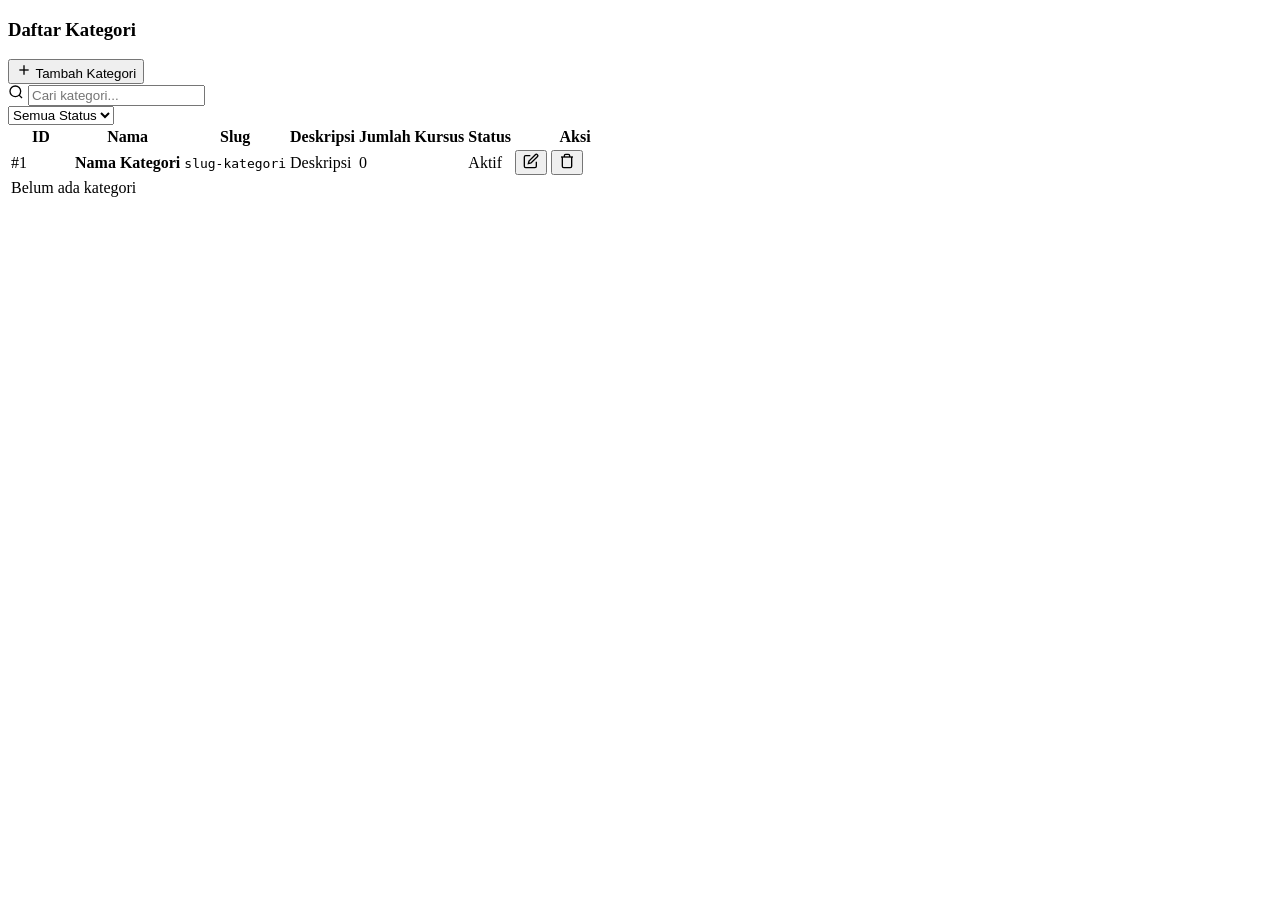
<file: src/main/resources/templates/admin/admin-categories.html>
<!DOCTYPE html>
<html lang="id" xmlns:th="http://www.thymeleaf.org">
<head>
    <meta charset="UTF-8">
    <meta name="viewport" content="width=device-width, initial-scale=1.0">
    <title>Manajemen Kategori - Admin Dikoding Muda</title>
    <link rel="preconnect" href="https://fonts.googleapis.com">
    <link rel="preconnect" href="https://fonts.gstatic.com" crossorigin>
    <link href="https://fonts.googleapis.com/css2?family=Plus+Jakarta+Sans:wght@300;400;500;600;700&display=swap" rel="stylesheet">
    <link rel="stylesheet" th:href="@{/css/bootstrap.min.css}" />
    <link rel="stylesheet" th:href="@{/css/admin-dashboard.css}" />
</head>
<body>
    <div class="admin-layout">
        <!-- Sidebar Overlay -->
        <div class="sidebar-overlay" id="sidebarOverlay" onclick="toggleSidebar()"></div>

        <!-- Sidebar Fragment -->
        <th:block th:replace="~{admin/fragments/admin-sidebar :: sidebar('categories')}"></th:block>

        <!-- Main Content -->
        <main class="main-content">
            <!-- Header Fragment -->
            <th:block th:replace="~{admin/fragments/admin-header :: header('Manajemen Kategori')}"></th:block>

            <!-- Content Area -->
            <div class="content-area">
                <div class="card">
                    <div class="card-header">
                        <h3 class="card-title">Daftar Kategori</h3>
                        <button class="btn btn-primary" onclick="openAddCategoryModal()">
                            <svg width="16" height="16" viewBox="0 0 24 24" fill="none" stroke="currentColor" stroke-width="2" class="me-1">
                                <line x1="12" y1="5" x2="12" y2="19"></line>
                                <line x1="5" y1="12" x2="19" y2="12"></line>
                            </svg>
                            Tambah Kategori
                        </button>
                    </div>
                    <div class="card-body">
                        <!-- Toolbar -->
                        <div class="toolbar">
                            <div class="search-box">
                                <svg width="16" height="16" viewBox="0 0 24 24" fill="none" stroke="currentColor" stroke-width="2">
                                    <circle cx="11" cy="11" r="8"></circle>
                                    <path d="m21 21-4.3-4.3"></path>
                                </svg>
                                <input type="text" id="categorySearch" placeholder="Cari kategori..." onkeyup="filterTable('categoriesTable', this.value)">
                            </div>
                            <div class="filter-group">
                                <select class="form-select form-select-sm" id="categoryStatusFilter" onchange="filterByActiveStatus('categoriesTable', this.value)">
                                    <option value="">Semua Status</option>
                                    <option value="active">Aktif</option>
                                    <option value="inactive">Nonaktif</option>
                                </select>
                            </div>
                        </div>

                        <!-- Table -->
                        <div class="table-responsive">
                            <table class="table table-hover" id="categoriesTable">
                                <thead class="table-light">
                                    <tr>
                                        <th style="width: 60px;">ID</th>
                                        <th>Nama</th>
                                        <th>Slug</th>
                                        <th>Deskripsi</th>
                                        <th>Jumlah Kursus</th>
                                        <th>Status</th>
                                        <th style="width: 120px;">Aksi</th>
                                    </tr>
                                </thead>
                                <tbody>
                                    <tr th:each="category : ${categories}" th:data-status="${category.isActive ? 'active' : 'inactive'}">
                                        <td th:text="${category.categoryId}">#1</td>
                                        <td>
                                            <strong th:text="${category.name}">Nama Kategori</strong>
                                        </td>
                                        <td>
                                            <code th:text="${category.slug}">slug-kategori</code>
                                        </td>
                                        <td>
                                            <span class="text-muted" th:text="${category.description != null ? #strings.abbreviate(category.description, 50) : '-'}">Deskripsi</span>
                                        </td>
                                        <td th:text="${category.courseCount != null ? category.courseCount : 0}">0</td>
                                        <td>
                                            <span class="status-badge" th:classappend="${category.isActive ? 'active' : 'inactive'}" th:text="${category.isActive ? 'Aktif' : 'Nonaktif'}">Aktif</span>
                                        </td>
                                        <td>
                                            <div class="action-btns">
                                                <button class="action-btn edit" th:onclick="'editCategory(' + ${category.categoryId} + ')'" title="Edit">
                                                    <svg width="16" height="16" viewBox="0 0 24 24" fill="none" stroke="currentColor" stroke-width="2">
                                                        <path d="M11 4H4a2 2 0 0 0-2 2v14a2 2 0 0 0 2 2h14a2 2 0 0 0 2-2v-7"></path>
                                                        <path d="M18.5 2.5a2.121 2.121 0 0 1 3 3L12 15l-4 1 1-4 9.5-9.5z"></path>
                                                    </svg>
                                                </button>
                                                <button class="action-btn delete" th:onclick="'deleteItem(\'category\', ' + ${category.categoryId} + ')'" title="Hapus">
                                                    <svg width="16" height="16" viewBox="0 0 24 24" fill="none" stroke="currentColor" stroke-width="2">
                                                        <polyline points="3 6 5 6 21 6"></polyline>
                                                        <path d="M19 6v14a2 2 0 0 1-2 2H7a2 2 0 0 1-2-2V6m3 0V4a2 2 0 0 1 2-2h4a2 2 0 0 1 2 2v2"></path>
                                                    </svg>
                                                </button>
                                            </div>
                                        </td>
                                    </tr>
                                    <!-- Empty state -->
                                    <tr th:if="${categories == null || categories.isEmpty()}">
                                        <td colspan="7" class="text-center py-4 text-muted">Belum ada kategori</td>
                                    </tr>
                                </tbody>
                            </table>
                        </div>
                    </div>
                </div>
            </div>
        </main>
    </div>
    <!-- Category Modal -->
    <th:block th:replace="~{admin/fragments/admin-modals :: categoryModal}"></th:block>

    <!-- Delete Modal -->
    <th:block th:replace="~{admin/fragments/admin-modals :: deleteModal}"></th:block>

    <!-- Toast Container -->
    <th:block th:replace="~{admin/fragments/admin-modals :: toastContainer}"></th:block>

    <script th:src="@{/js/bootstrap.bundle.min.js}"></script>
    <script th:src="@{/js/admin-common.js}"></script>
    <script>
        // Category-specific functions
        function openAddCategoryModal() {
            document.getElementById('categoryModalTitle').textContent = 'Tambah Kategori';
            document.getElementById('categoryForm').reset();
            document.getElementById('categoryId').value = '';
            openModal('categoryModal');
        }

        function editCategory(categoryId) {
            document.getElementById('categoryModalTitle').textContent = 'Edit Kategori';
            document.getElementById('categoryId').value = categoryId;
            
            fetch('/api/admin/categories/' + categoryId)
                .then(response => response.json())
                .then(data => {
                    document.getElementById('categoryName').value = data.name;
                    document.getElementById('categorySlug').value = data.slug;
                    document.getElementById('categoryDescription').value = data.description || '';
                    document.getElementById('categoryStatus').value = data.isActive.toString();
                    openModal('categoryModal');
                })
                .catch(error => {
                    showToast('Gagal memuat data kategori', 'error');
                });
        }

        function saveCategory() {
            const categoryId = document.getElementById('categoryId').value;
            const data = {
                name: document.getElementById('categoryName').value,
                slug: document.getElementById('categorySlug').value,
                description: document.getElementById('categoryDescription').value,
                isActive: document.getElementById('categoryStatus').value === 'true'
            };

            if (categoryId) {
                data.categoryId = categoryId;
            }

            const method = categoryId ? 'PUT' : 'POST';
            const url = categoryId ? '/api/admin/categories/' + categoryId : '/api/admin/categories';
            
            fetch(url, { 
                method: method, 
                headers: { 'Content-Type': 'application/json' }, 
                body: JSON.stringify(data) 
            })
            .then(response => { 
                if (response.ok) { 
                    showToast('Kategori berhasil disimpan', 'success'); 
                    closeModal('categoryModal'); 
                    setTimeout(() => location.reload(), 1000);
                } else {
                    showToast('Gagal menyimpan kategori', 'error'); 
                }
            })
            .catch(error => {
                showToast('Terjadi kesalahan', 'error');
            });
        }

        // Auto-generate slug from name
        document.getElementById('categoryName').addEventListener('input', function() {
            const slug = this.value
                .toLowerCase()
                .replace(/[^a-z0-9\s-]/g, '')
                .replace(/\s+/g, '-')
                .replace(/-+/g, '-');
            document.getElementById('categorySlug').value = slug;
        });

        function filterByActiveStatus(tableId, status) {
            const rows = document.querySelectorAll('#' + tableId + ' tbody tr');
            rows.forEach(row => {
                const rowStatus = row.getAttribute('data-status');
                row.style.display = !status || rowStatus === status ? '' : 'none';
            });
        }
    </script>
</body>
</html>
</file>
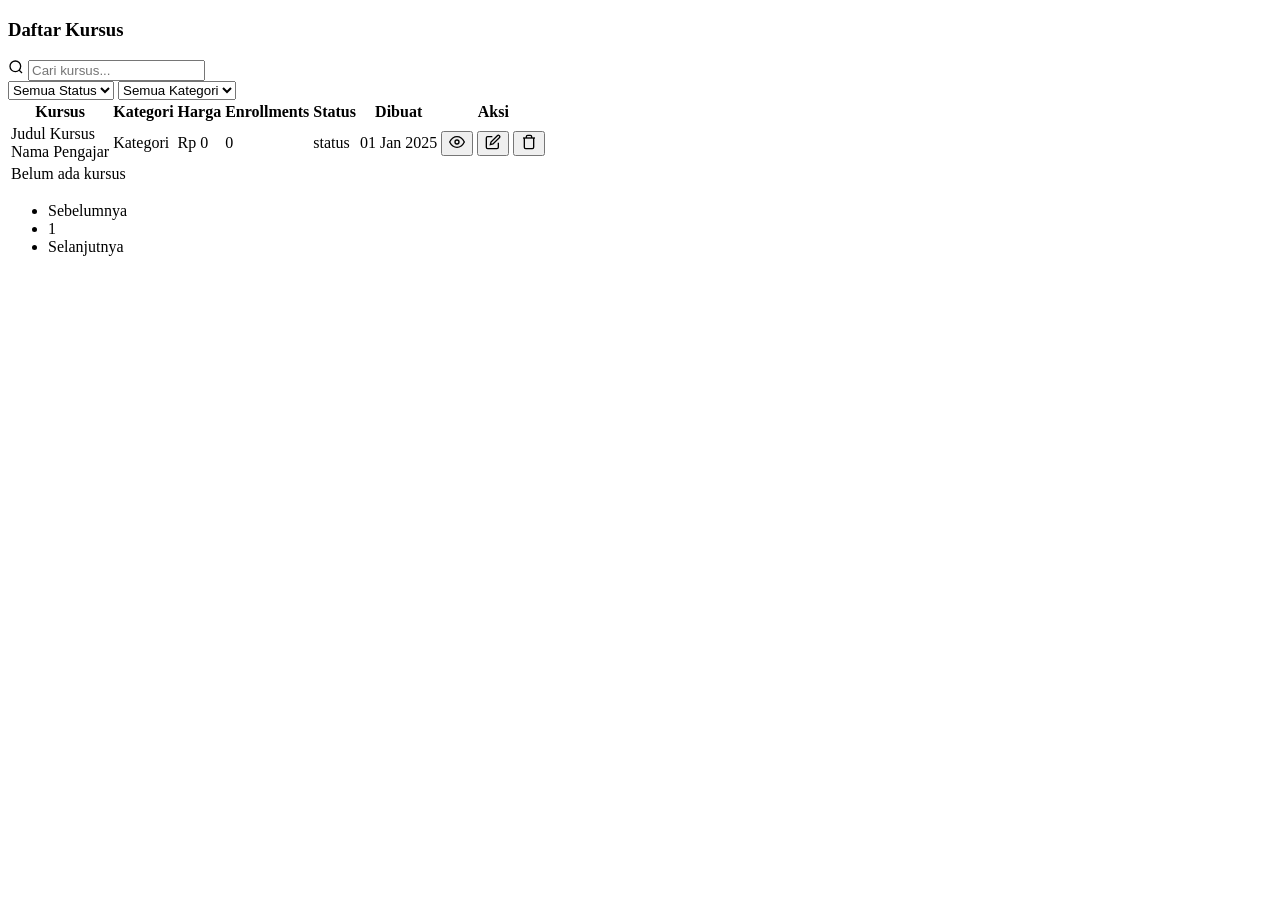
<file: src/main/resources/templates/admin/admin-courses.html>
<!DOCTYPE html>
<html lang="id" xmlns:th="http://www.thymeleaf.org">
<head>
    <meta charset="UTF-8">
    <meta name="viewport" content="width=device-width, initial-scale=1.0">
    <title>Manajemen Kursus - Admin Dikoding Muda</title>
    <link rel="preconnect" href="https://fonts.googleapis.com">
    <link rel="preconnect" href="https://fonts.gstatic.com" crossorigin>
    <link href="https://fonts.googleapis.com/css2?family=Plus+Jakarta+Sans:wght@300;400;500;600;700&display=swap" rel="stylesheet">
    <link rel="stylesheet" th:href="@{/css/bootstrap.min.css}" />
    <link rel="stylesheet" th:href="@{/css/admin-dashboard.css}" />
</head>
<body>
    <div class="admin-layout">
        <!-- Sidebar Overlay -->
        <div class="sidebar-overlay" id="sidebarOverlay" onclick="toggleSidebar()"></div>

        <!-- Sidebar Fragment -->
        <th:block th:replace="~{admin/fragments/admin-sidebar :: sidebar('courses')}"></th:block>

        <!-- Main Content -->
        <main class="main-content">
            <!-- Header Fragment -->
            <th:block th:replace="~{admin/fragments/admin-header :: header('Manajemen Kursus')}"></th:block>

            <!-- Content Area -->
            <div class="content-area">
                <div class="card">
                    <div class="card-header">
                        <h3 class="card-title">Daftar Kursus</h3>
                    </div>
                    <div class="card-body">
                        <!-- Toolbar -->
                        <div class="toolbar">
                            <div class="search-box">
                                <svg width="16" height="16" viewBox="0 0 24 24" fill="none" stroke="currentColor" stroke-width="2">
                                    <circle cx="11" cy="11" r="8"></circle>
                                    <path d="m21 21-4.3-4.3"></path>
                                </svg>
                                <input type="text" id="courseSearch" placeholder="Cari kursus..." onkeyup="filterTable('coursesTable', this.value)">
                            </div>
                            <div class="filter-group">
                                <select class="form-select form-select-sm" id="courseStatusFilter" onchange="filterByStatus('coursesTable', this.value)">
                                    <option value="">Semua Status</option>
                                    <option value="published">Published</option>
                                    <option value="draft">Draft</option>
                                    <option value="suspended">Suspended</option>
                                </select>
                                <select class="form-select form-select-sm" id="courseCategoryFilter" onchange="filterByCategory('coursesTable', this.value)">
                                    <option value="">Semua Kategori</option>
                                    <option th:each="cat : ${categories}" th:value="${cat.name}" th:text="${cat.name}">Kategori</option>
                                </select>
                            </div>
                        </div>

                        <!-- Table -->
                        <div class="table-responsive">
                            <table class="table table-hover" id="coursesTable">
                                <thead class="table-light">
                                    <tr>
                                        <th>Kursus</th>
                                        <th>Kategori</th>
                                        <th>Harga</th>
                                        <th>Enrollments</th>
                                        <th>Status</th>
                                        <th>Dibuat</th>
                                        <th>Aksi</th>
                                    </tr>
                                </thead>
                                <tbody>
                                    <tr th:each="course : ${courses}" 
                                        th:data-status="${course.status}"
                                        th:data-category="${course.category.name}">
                                        <td>
                                            <div class="table-course">
                                                <div class="table-course-info">
                                                    <div class="table-course-title" th:text="${course.title}">Judul Kursus</div>
                                                    <div class="table-course-instructor" th:text="${course.lecturer.firstName + ' ' + course.lecturer.lastName}">Nama Pengajar</div>
                                                </div>
                                            </div>
                                        </td>
                                        <td>
                                            <span class="badge bg-light text-dark" th:text="${course.category.name}">Kategori</span>
                                        </td>
                                        <td th:text="${course.price == 0 ? 'Gratis' : 'Rp ' + #numbers.formatInteger(course.price, 3, 'POINT')}">Rp 0</td>
                                        <td th:text="${course.enrollmentCount != null ? course.enrollmentCount : 0}">0</td>
                                        <td>
                                            <span class="status-badge" th:classappend="${course.status}" th:text="${course.status}">status</span>
                                        </td>
                                        <td th:text="${#temporals.format(course.createdAt, 'dd MMM yyyy')}">01 Jan 2025</td>
                                        <td>
                                            <div class="action-btns">
                                                <button class="action-btn"
                                                        th:data-id="${course.courseId}"
                                                        onclick="viewCourse(this.getAttribute('data-id'))"
                                                        title="Lihat Detail">
                                                    <svg width="16" height="16" viewBox="0 0 24 24" fill="none" stroke="currentColor" stroke-width="2">
                                                        <path d="M1 12s4-8 11-8 11 8 11 8-4 8-11 8-11-8-11-8z"></path>
                                                        <circle cx="12" cy="12" r="3"></circle>
                                                    </svg>
                                                </button>

                                                <button class="action-btn edit"
                                                        th:data-id="${course.courseId}"
                                                        th:data-status="${course.status}"
                                                        onclick="editCourseStatus(this.getAttribute('data-id'), this.getAttribute('data-status'))"
                                                        title="Edit Status">
                                                    <svg width="16" height="16" viewBox="0 0 24 24" fill="none" stroke="currentColor" stroke-width="2">
                                                        <path d="M11 4H4a2 2 0 0 0-2 2v14a2 2 0 0 0 2 2h14a2 2 0 0 0 2-2v-7"></path>
                                                        <path d="M18.5 2.5a2.121 2.121 0 0 1 3 3L12 15l-4 1 1-4 9.5-9.5z"></path>
                                                    </svg>
                                                </button>

                                                <button class="action-btn delete"
                                                        th:data-id="${course.courseId}"
                                                        onclick="deleteItem('course', this.getAttribute('data-id'))"
                                                        title="Hapus">
                                                    <svg width="16" height="16" viewBox="0 0 24 24" fill="none" stroke="currentColor" stroke-width="2">
                                                        <polyline points="3 6 5 6 21 6"></polyline>
                                                        <path d="M19 6v14a2 2 0 0 1-2 2H7a2 2 0 0 1-2-2V6m3 0V4a2 2 0 0 1 2-2h4a2 2 0 0 1 2 2v2"></path>
                                                    </svg>
                                                </button>
                                            </div>
                                        </td>
                                    </tr>
                                    <!-- Empty state -->
                                    <tr th:if="${courses == null || courses.isEmpty()}">
                                        <td colspan="7" class="text-center py-4 text-muted">Belum ada kursus</td>
                                    </tr>
                                </tbody>
                            </table>
                        </div>

                        <!-- Pagination -->
                        <nav th:if="${totalPages != null && totalPages > 1}">
                            <ul class="pagination justify-content-center mb-0">
                                <li class="page-item" th:classappend="${currentPage == 0} ? 'disabled'">
                                    <a class="page-link" th:href="@{/admin/courses(page=${currentPage - 1})}">Sebelumnya</a>
                                </li>
                                <li class="page-item" th:each="i : ${#numbers.sequence(0, totalPages - 1)}" th:classappend="${i == currentPage} ? 'active'">
                                    <a class="page-link" th:href="@{/admin/courses(page=${i})}" th:text="${i + 1}">1</a>
                                </li>
                                <li class="page-item" th:classappend="${currentPage == totalPages - 1} ? 'disabled'">
                                    <a class="page-link" th:href="@{/admin/courses(page=${currentPage + 1})}">Selanjutnya</a>
                                </li>
                            </ul>
                        </nav>
                    </div>
                </div>
            </div>
        </main>
    </div>
    <!-- Course Status Modal -->
    <th:block th:replace="~{admin/fragments/admin-modals :: courseStatusModal}"></th:block>

    <!-- Delete Modal -->
    <th:block th:replace="~{admin/fragments/admin-modals :: deleteModal}"></th:block>

    <!-- Toast Container -->
    <th:block th:replace="~{admin/fragments/admin-modals :: toastContainer}"></th:block>

    <script th:src="@{/js/bootstrap.bundle.min.js}"></script>
    <script th:src="@{/js/admin-common.js}"></script>
    <script>
        // Course-specific functions
        function viewCourse(courseId) {
            window.location.href = '/courses/' + courseId;
        }

        function editCourseStatus(courseId, currentStatus) {
            document.getElementById('courseStatusId').value = courseId;
            document.getElementById('courseStatusValue').value = currentStatus;
            openModal('courseStatusModal');
        }

        function saveCourseStatus() {
            const courseId = document.getElementById('courseStatusId').value;
            const status = document.getElementById('courseStatusValue').value;
            
            fetch('/api/admin/courses/' + courseId + '/status', { 
                method: 'PUT', 
                headers: { 'Content-Type': 'application/json' }, 
                body: JSON.stringify({ status: status }) 
            })
            .then(response => { 
                if (response.ok) { 
                    showToast('Status berhasil diubah', 'success'); 
                    closeModal('courseStatusModal'); 
                    setTimeout(() => location.reload(), 1000);
                } else {
                    showToast('Gagal mengubah status', 'error'); 
                }
            })
            .catch(error => {
                showToast('Terjadi kesalahan', 'error');
            });
        }

        function filterByCategory(tableId, category) {
            const rows = document.querySelectorAll('#' + tableId + ' tbody tr');
            rows.forEach(row => {
                const rowCategory = row.getAttribute('data-category');
                row.style.display = !category || rowCategory === category ? '' : 'none';
            });
        }
    </script>
</body>
</html>
</file>
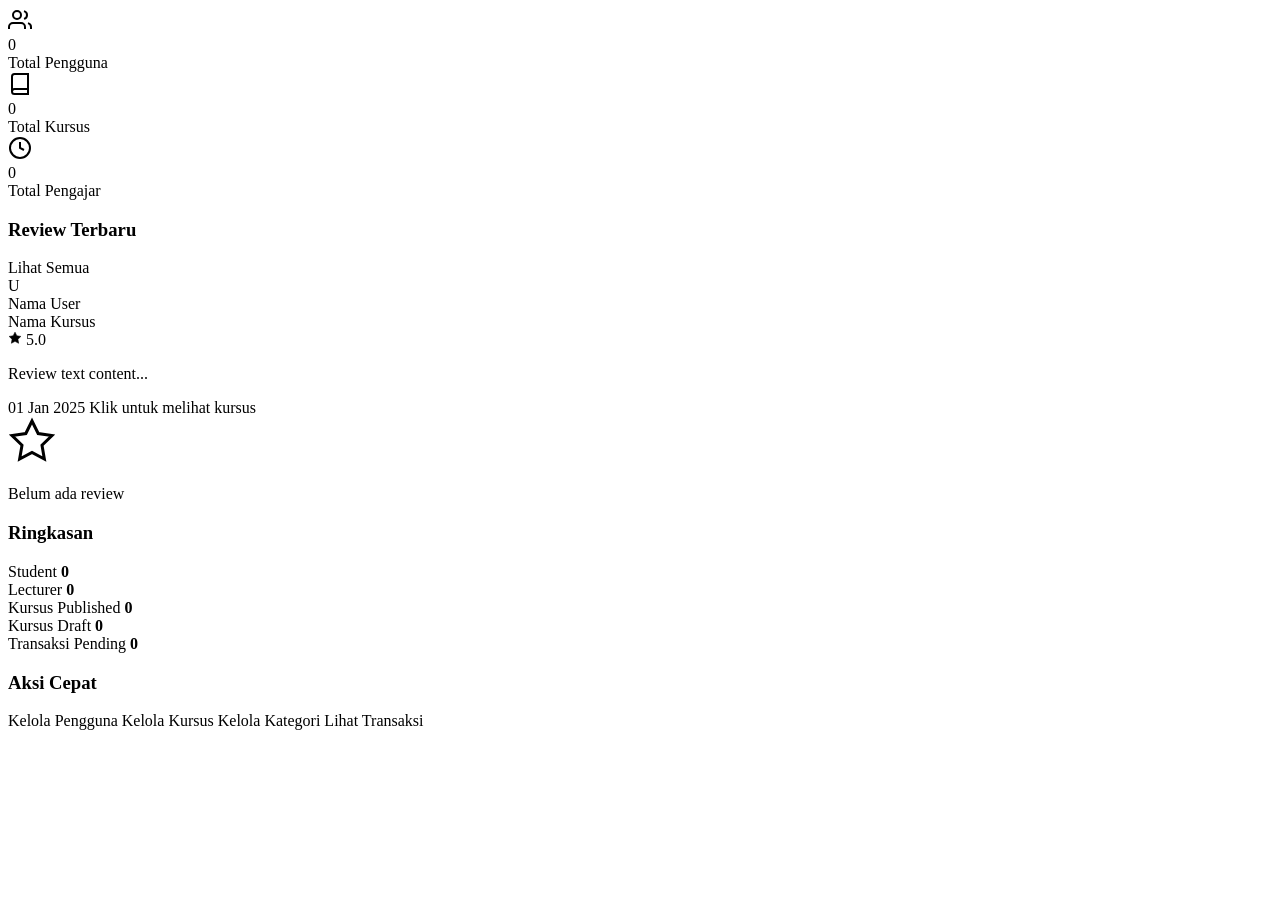
<file: src/main/resources/templates/admin/admin-dashboard.html>
<!DOCTYPE html>
<html lang="id" xmlns:th="http://www.thymeleaf.org">
<head>
    <meta charset="UTF-8">
    <meta name="viewport" content="width=device-width, initial-scale=1.0">
    <title>Dashboard - Admin Dikoding Muda</title>
    <link rel="preconnect" href="https://fonts.googleapis.com">
    <link rel="preconnect" href="https://fonts.gstatic.com" crossorigin>
    <link href="https://fonts.googleapis.com/css2?family=Plus+Jakarta+Sans:wght@300;400;500;600;700&display=swap" rel="stylesheet">
    <link rel="stylesheet" th:href="@{/css/bootstrap.min.css}" />
    <link rel="stylesheet" th:href="@{/css/admin-dashboard.css}" />
</head>
<body>
    <div class="admin-layout">
        <!-- Sidebar Overlay -->
        <div class="sidebar-overlay" id="sidebarOverlay" onclick="toggleSidebar()"></div>

        <!-- Sidebar Fragment -->
        <th:block th:replace="~{admin/fragments/admin-sidebar :: sidebar('dashboard')}"></th:block>

        <!-- Main Content -->
        <main class="main-content">
            <!-- Header Fragment -->
            <th:block th:replace="~{admin/fragments/admin-header :: header('Dashboard')}"></th:block>

            <!-- Content Area -->
            <div class="content-area">
                <!-- Stats -->
                <div class="stats-grid">
                    <div class="stat-card">
                        <div class="stat-icon blue">
                            <svg width="24" height="24" viewBox="0 0 24 24" fill="none" stroke="currentColor" stroke-width="2">
                                <path d="M17 21v-2a4 4 0 0 0-4-4H5a4 4 0 0 0-4 4v2"></path>
                                <circle cx="9" cy="7" r="4"></circle>
                                <path d="M23 21v-2a4 4 0 0 0-3-3.87"></path>
                                <path d="M16 3.13a4 4 0 0 1 0 7.75"></path>
                            </svg>
                        </div>
                        <div class="stat-info">
                            <div class="stat-value" th:text="${totalUsers != null ? totalUsers : 0}">0</div>
                            <div class="stat-label">Total Pengguna</div>
                        </div>
                    </div>
                    <div class="stat-card">
                        <div class="stat-icon green">
                            <svg width="24" height="24" viewBox="0 0 24 24" fill="none" stroke="currentColor" stroke-width="2">
                                <path d="M4 19.5A2.5 2.5 0 0 1 6.5 17H20"></path>
                                <path d="M6.5 2H20v20H6.5A2.5 2.5 0 0 1 4 19.5v-15A2.5 2.5 0 0 1 6.5 2z"></path>
                            </svg>
                        </div>
                        <div class="stat-info">
                            <div class="stat-value" th:text="${totalCourses != null ? totalCourses : 0}">0</div>
                            <div class="stat-label">Total Kursus</div>
                        </div>
                    </div>
                    <div class="stat-card">
                        <div class="stat-icon yellow">
                            <svg width="24" height="24" viewBox="0 0 24 24" fill="none" stroke="currentColor" stroke-width="2">
                                <circle cx="12" cy="12" r="10"></circle>
                                <polyline points="12 6 12 12 16 14"></polyline>
                            </svg>
                        </div>
                        <div class="stat-info">
                            <div class="stat-value" th:text="${totalLecturers != null ? totalLecturers : 0}">0</div>
                            <div class="stat-label">Total Pengajar</div>
                        </div>
                    </div>
                </div>

                <div class="row">
                    <!-- Recent Reviews -->
                    <div class="col-lg-8">
                        <div class="card">
                            <div class="card-header">
                                <h3 class="card-title">Review Terbaru</h3>
                                <a th:href="@{/admin/reviews}" class="btn btn-outline-secondary btn-sm">Lihat Semua</a>
                            </div>
                            <div class="card-body p-0">
                                <!-- Review List -->
                                <div class="review-list">
                                    <a th:each="review : ${recentReviews}" 
                                       th:href="@{/courses/{slug}(slug=${review.courseSlug})}" 
                                       class="review-item">
                                        <div class="review-header">
                                            <div class="review-user">
                                                <div class="review-avatar" th:text="${#strings.substring(review.studentFirstName, 0, 1) + (#strings.isEmpty(review.studentLastName) ? '' : #strings.substring(review.studentLastName, 0, 1))}">U</div>
                                                <div class="review-user-info">
                                                    <div class="review-user-name" th:text="${review.studentFirstName + ' ' + (review.studentLastName != null ? review.studentLastName : '')}">Nama User</div>
                                                    <div class="review-course-title" th:text="${review.courseTitle}">Nama Kursus</div>
                                                </div>
                                            </div>
                                            <div class="review-rating">
                                                <span class="rating-stars">
                                                    <span th:each="i : ${#numbers.sequence(1, 5)}" 
                                                          th:class="${i <= review.rating} ? 'star filled' : 'star'">
                                                        <svg width="14" height="14" viewBox="0 0 24 24" fill="currentColor" stroke="currentColor" stroke-width="1">
                                                            <polygon points="12 2 15.09 8.26 22 9.27 17 14.14 18.18 21.02 12 17.77 5.82 21.02 7 14.14 2 9.27 8.91 8.26 12 2"></polygon>
                                                        </svg>
                                                    </span>
                                                </span>
                                                <span class="rating-value" th:text="${review.rating + '.0'}">5.0</span>
                                            </div>
                                        </div>
                                        <div class="review-content" th:if="${review.reviewText != null && !review.reviewText.isEmpty()}">
                                            <p th:text="${#strings.abbreviate(review.reviewText, 150)}">Review text content...</p>
                                        </div>
                                        <div class="review-meta">
                                            <span class="review-date" th:text="${#temporals.format(review.createdAt, 'dd MMM yyyy HH:mm')}">01 Jan 2025</span>
                                            <span class="review-link-hint">Klik untuk melihat kursus</span>
                                        </div>
                                    </a>
                                    
                                    <!-- Empty state -->
                                    <div class="review-empty" th:if="${recentReviews == null || recentReviews.isEmpty()}">
                                        <svg width="48" height="48" viewBox="0 0 24 24" fill="none" stroke="currentColor" stroke-width="1.5">
                                            <polygon points="12 2 15.09 8.26 22 9.27 17 14.14 18.18 21.02 12 17.77 5.82 21.02 7 14.14 2 9.27 8.91 8.26 12 2"></polygon>
                                        </svg>
                                        <p>Belum ada review</p>
                                    </div>
                                </div>
                            </div>
                        </div>
                    </div>

                    <!-- Summary -->
                    <div class="col-lg-4">
                        <div class="card">
                            <div class="card-header">
                                <h3 class="card-title">Ringkasan</h3>
                            </div>
                            <div class="card-body">
                                <div class="d-flex justify-content-between align-items-center py-2 border-bottom">
                                    <span class="text-muted">Student</span>
                                    <strong th:text="${totalStudents != null ? totalStudents : 0}">0</strong>
                                </div>
                                <div class="d-flex justify-content-between align-items-center py-2 border-bottom">
                                    <span class="text-muted">Lecturer</span>
                                    <strong th:text="${totalLecturers != null ? totalLecturers : 0}">0</strong>
                                </div>
                                <div class="d-flex justify-content-between align-items-center py-2 border-bottom">
                                    <span class="text-muted">Kursus Published</span>
                                    <strong th:text="${publishedCourses != null ? publishedCourses : 0}">0</strong>
                                </div>
                                <div class="d-flex justify-content-between align-items-center py-2 border-bottom">
                                    <span class="text-muted">Kursus Draft</span>
                                    <strong th:text="${draftCourses != null ? draftCourses : 0}">0</strong>
                                </div>
                                <div class="d-flex justify-content-between align-items-center py-2">
                                    <span class="text-muted">Transaksi Pending</span>
                                    <strong th:text="${pendingTransactions != null ? pendingTransactions : 0}">0</strong>
                                </div>
                            </div>
                        </div>

                        <!-- Quick Actions -->
                        <div class="card">
                            <div class="card-header">
                                <h3 class="card-title">Aksi Cepat</h3>
                            </div>
                            <div class="card-body">
                                <div class="d-grid gap-2">
                                    <a th:href="@{/admin/users}" class="btn btn-outline-primary">Kelola Pengguna</a>
                                    <a th:href="@{/admin/courses}" class="btn btn-outline-primary">Kelola Kursus</a>
                                    <a th:href="@{/admin/categories}" class="btn btn-outline-primary">Kelola Kategori</a>
                                    <a th:href="@{/admin/transactions}" class="btn btn-outline-primary">Lihat Transaksi</a>
                                </div>
                            </div>
                        </div>
                    </div>
                </div>
            </div>
        </main>
    </div>

    <!-- Toast Container -->
    <th:block th:replace="~{admin/fragments/admin-modals :: toastContainer}"></th:block>

    <script th:src="@{/js/bootstrap.bundle.min.js}"></script>
    <script th:src="@{/js/admin-common.js}"></script>
</body>
</html>
</file>
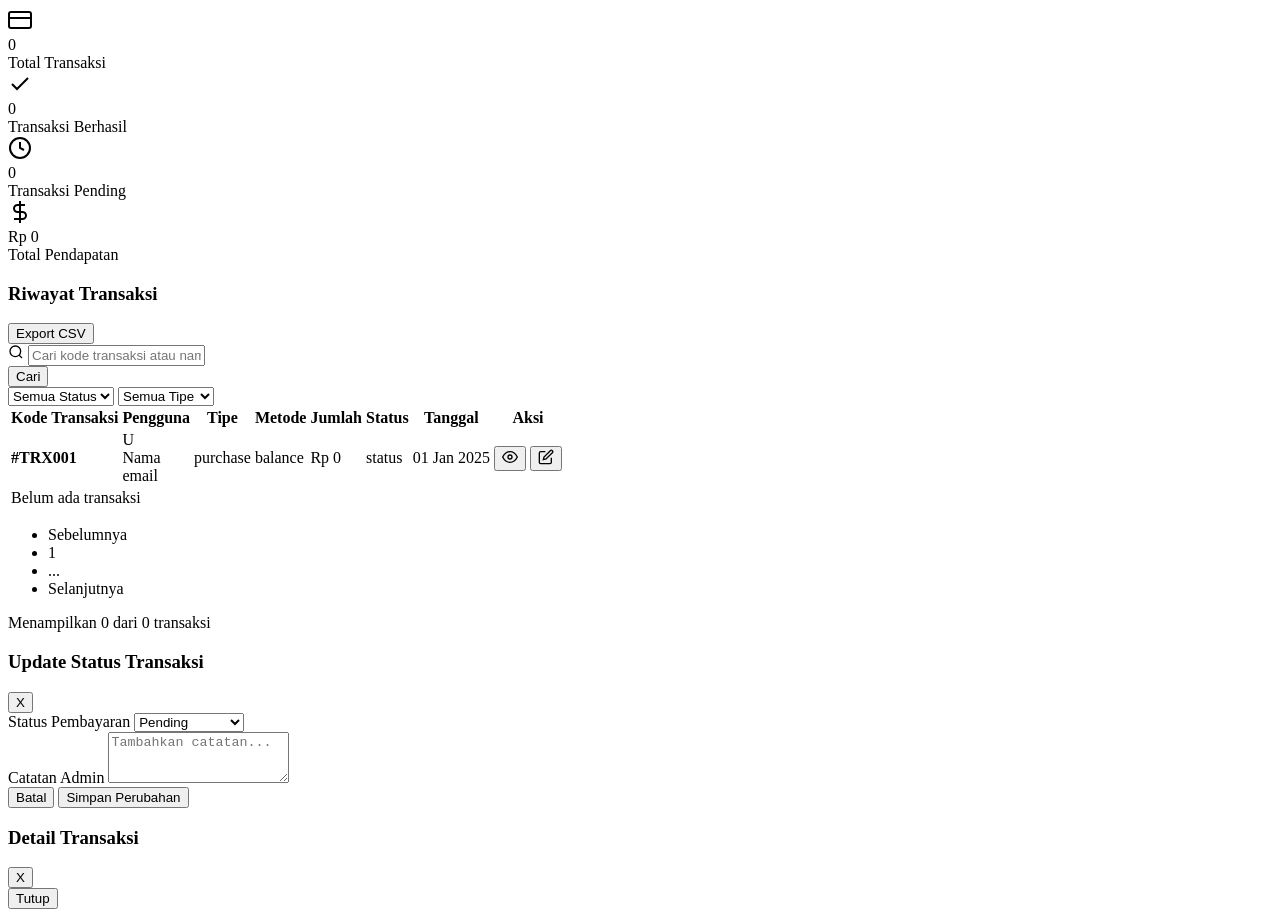
<file: src/main/resources/templates/admin/admin-transactions.html>
<!DOCTYPE html>
<html lang="id" xmlns:th="http://www.thymeleaf.org">
<head>
    <meta charset="UTF-8">
    <meta name="viewport" content="width=device-width, initial-scale=1.0">
    <title>Transaksi - Admin Dikoding Muda</title>
    <link rel="preconnect" href="https://fonts.googleapis.com">
    <link rel="preconnect" href="https://fonts.gstatic.com" crossorigin>
    <link href="https://fonts.googleapis.com/css2?family=Plus+Jakarta+Sans:wght@300;400;500;600;700&display=swap" rel="stylesheet">
    <link rel="stylesheet" th:href="@{/css/bootstrap.min.css}" />
    <link rel="stylesheet" th:href="@{/css/admin-dashboard.css}" />
</head>
<body>
    <div class="admin-layout">
        <div class="sidebar-overlay" id="sidebarOverlay" onclick="toggleSidebar()"></div>
        <th:block th:replace="~{admin/fragments/admin-sidebar :: sidebar('transactions')}"></th:block>

        <main class="main-content">
            <th:block th:replace="~{admin/fragments/admin-header :: header('Transaksi')}"></th:block>

            <div class="content-area">
                <!-- Statistics Cards -->
                <div class="row mb-4">
                    <div class="col-md-3">
                        <div class="stat-card">
                            <div class="stat-icon blue">
                                <svg width="24" height="24" viewBox="0 0 24 24" fill="none" stroke="currentColor" stroke-width="2">
                                    <rect x="1" y="4" width="22" height="16" rx="2" ry="2"></rect>
                                    <line x1="1" y1="10" x2="23" y2="10"></line>
                                </svg>
                            </div>
                            <div class="stat-info">
                                <div class="stat-value" th:text="${totalTransactions != null ? totalTransactions : 0}">0</div>
                                <div class="stat-label">Total Transaksi</div>
                            </div>
                        </div>
                    </div>
                    <div class="col-md-3">
                        <div class="stat-card">
                            <div class="stat-icon green">
                                <svg width="24" height="24" viewBox="0 0 24 24" fill="none" stroke="currentColor" stroke-width="2">
                                    <polyline points="20 6 9 17 4 12"></polyline>
                                </svg>
                            </div>
                            <div class="stat-info">
                                <div class="stat-value" th:text="${paidTransactions != null ? paidTransactions : 0}">0</div>
                                <div class="stat-label">Transaksi Berhasil</div>
                            </div>
                        </div>
                    </div>
                    <div class="col-md-3">
                        <div class="stat-card">
                            <div class="stat-icon yellow">
                                <svg width="24" height="24" viewBox="0 0 24 24" fill="none" stroke="currentColor" stroke-width="2">
                                    <circle cx="12" cy="12" r="10"></circle>
                                    <polyline points="12 6 12 12 16 14"></polyline>
                                </svg>
                            </div>
                            <div class="stat-info">
                                <div class="stat-value" th:text="${pendingTransactions != null ? pendingTransactions : 0}">0</div>
                                <div class="stat-label">Transaksi Pending</div>
                            </div>
                        </div>
                    </div>
                    <div class="col-md-3">
                        <div class="stat-card">
                            <div class="stat-icon green">
                                <svg width="24" height="24" viewBox="0 0 24 24" fill="none" stroke="currentColor" stroke-width="2">
                                    <line x1="12" y1="1" x2="12" y2="23"></line>
                                    <path d="M17 5H9.5a3.5 3.5 0 0 0 0 7h5a3.5 3.5 0 0 1 0 7H6"></path>
                                </svg>
                            </div>
                            <div class="stat-info">
                                <div class="stat-value" th:text="${totalRevenue != null ? 'Rp ' + #numbers.formatInteger(totalRevenue, 3, 'POINT') : 'Rp 0'}">Rp 0</div>
                                <div class="stat-label">Total Pendapatan</div>
                            </div>
                        </div>
                    </div>
                </div>

                <!-- Transaction Table Card -->
                <div class="card">
                    <div class="card-header">
                        <h3 class="card-title">Riwayat Transaksi</h3>
                        <button class="btn btn-outline-secondary btn-sm" onclick="exportTransactions()">Export CSV</button>
                    </div>
                    <div class="card-body">
                        <!-- Toolbar -->
                        <div class="toolbar">
                            <form action="/admin/transactions" method="get" class="d-flex gap-2 flex-grow-1">
                                <div class="search-box">
                                    <svg width="16" height="16" viewBox="0 0 24 24" fill="none" stroke="currentColor" stroke-width="2">
                                        <circle cx="11" cy="11" r="8"></circle>
                                        <path d="m21 21-4.3-4.3"></path>
                                    </svg>
                                    <input type="text" name="search" th:value="${search}" placeholder="Cari kode transaksi atau nama...">
                                </div>
                                <button type="submit" class="btn btn-primary btn-sm">Cari</button>
                            </form>
                            <div class="filter-group">
                                <select class="form-select form-select-sm" id="statusFilter" onchange="applyStatusFilter(this.value)">
                                    <option value="">Semua Status</option>
                                    <option value="pending" th:selected="${statusFilter == 'pending'}">Pending</option>
                                    <option value="paid" th:selected="${statusFilter == 'paid'}">Paid</option>
                                    <option value="failed" th:selected="${statusFilter == 'failed'}">Failed</option>
                                    <option value="refunded" th:selected="${statusFilter == 'refunded'}">Refunded</option>
                                    <option value="expired" th:selected="${statusFilter == 'expired'}">Expired</option>
                                </select>
                                <select class="form-select form-select-sm" id="typeFilter" onchange="applyTypeFilter(this.value)">
                                    <option value="">Semua Tipe</option>
                                    <option value="purchase" th:selected="${typeFilter == 'purchase'}">Purchase</option>
                                    <option value="subscription" th:selected="${typeFilter == 'subscription'}">Subscription</option>
                                    <option value="topup" th:selected="${typeFilter == 'topup'}">Top Up</option>
                                    <option value="refund" th:selected="${typeFilter == 'refund'}">Refund</option>
                                </select>
                            </div>
                        </div>

                        <!-- Table -->
                        <div class="table-responsive">
                            <table class="table table-hover" id="transactionsTable">
                                <thead class="table-light">
                                    <tr>
                                        <th>Kode Transaksi</th>
                                        <th>Pengguna</th>
                                        <th>Tipe</th>
                                        <th>Metode</th>
                                        <th>Jumlah</th>
                                        <th>Status</th>
                                        <th>Tanggal</th>
                                        <th>Aksi</th>
                                    </tr>
                                </thead>
                                <tbody>
                                    <tr th:each="trx : ${transactions}">
                                        <td><strong th:text="${trx.transactionCode}">#TRX001</strong></td>
                                        <td>
                                            <div class="table-user">
                                                <div class="table-avatar" th:text="${trx.studentInitials}">U</div>
                                                <div class="table-user-info">
                                                    <div class="table-user-name" th:text="${trx.studentName}">Nama</div>
                                                    <div class="table-user-email" th:text="${trx.studentEmail}">email</div>
                                                </div>
                                            </div>
                                        </td>
                                        <td>
                                            <span class="badge" 
                                                  th:classappend="${trx.transactionType.name() == 'purchase' ? 'bg-primary' : 
                                                                    trx.transactionType.name() == 'topup' ? 'bg-info' : 
                                                                    trx.transactionType.name() == 'refund' ? 'bg-warning' : 'bg-secondary'}"
                                                  th:text="${trx.transactionType}">purchase</span>
                                        </td>
                                        <td>
                                            <span th:text="${trx.paymentMethod.name() == 'balance' ? 'Saldo' : 
                                                            trx.paymentMethod.name() == 'bank_transfer' ? 'Transfer Bank' : 
                                                            trx.paymentMethod.name() == 'ewallet' ? 'E-Wallet' : 
                                                            trx.paymentMethod.name() == 'credit_card' ? 'Kartu Kredit' : trx.paymentMethod}">balance</span>
                                        </td>
                                        <td class="fw-semibold" th:text="'Rp ' + ${#numbers.formatInteger(trx.amount, 3, 'POINT')}">Rp 0</td>
                                        <td>
                                            <span class="status-badge" 
                                                  th:classappend="${trx.paymentStatus.name() == 'paid' ? 'published' : 
                                                                    trx.paymentStatus.name() == 'pending' ? 'draft' : 
                                                                    trx.paymentStatus.name() == 'failed' ? 'suspended' : 
                                                                    trx.paymentStatus.name() == 'refunded' ? 'draft' : 'suspended'}" 
                                                  th:text="${trx.paymentStatus.name() == 'paid' ? 'Berhasil' : 
                                                            trx.paymentStatus.name() == 'pending' ? 'Pending' : 
                                                            trx.paymentStatus.name() == 'failed' ? 'Gagal' : 
                                                            trx.paymentStatus.name() == 'refunded' ? 'Refund' : 'Expired'}">status</span>
                                        </td>
                                        <td th:text="${#temporals.format(trx.createdAt, 'dd MMM yyyy HH:mm')}">01 Jan 2025</td>
                                        <td>
                                            <div class="action-btns">
                                                <button class="action-btn" th:onclick="'viewTransaction(' + ${trx.id} + ')'" title="Detail">
                                                    <svg width="16" height="16" viewBox="0 0 24 24" fill="none" stroke="currentColor" stroke-width="2">
                                                        <path d="M1 12s4-8 11-8 11 8 11 8-4 8-11 8-11-8-11-8z"></path>
                                                        <circle cx="12" cy="12" r="3"></circle>
                                                    </svg>
                                                </button>
                                                <button class="action-btn edit" 
                                                        th:if="${trx.paymentStatus.name() == 'pending'}" 
                                                        th:onclick="'updateTransactionStatus(' + ${trx.id} + ')'" 
                                                        title="Update Status">
                                                    <svg width="16" height="16" viewBox="0 0 24 24" fill="none" stroke="currentColor" stroke-width="2">
                                                        <path d="M11 4H4a2 2 0 0 0-2 2v14a2 2 0 0 0 2 2h14a2 2 0 0 0 2-2v-7"></path>
                                                        <path d="M18.5 2.5a2.121 2.121 0 0 1 3 3L12 15l-4 1 1-4 9.5-9.5z"></path>
                                                    </svg>
                                                </button>
                                            </div>
                                        </td>
                                    </tr>
                                    <tr th:if="${transactions == null || transactions.isEmpty()}">
                                        <td colspan="8" class="text-center py-4 text-muted">Belum ada transaksi</td>
                                    </tr>
                                </tbody>
                            </table>
                        </div>

                        <!-- Pagination -->
                        <nav th:if="${totalPages != null && totalPages > 1}" class="mt-4">
                            <ul class="pagination justify-content-center mb-0">
                                <li class="page-item" th:classappend="${currentPage == 0} ? 'disabled'">
                                    <a class="page-link" 
                                       th:href="@{/admin/transactions(page=${currentPage - 1}, status=${statusFilter}, type=${typeFilter}, search=${search})}">
                                        Sebelumnya
                                    </a>
                                </li>
                                <th:block th:each="i : ${#numbers.sequence(0, totalPages - 1)}">
                                    <li class="page-item" th:classappend="${i == currentPage} ? 'active'" 
                                        th:if="${i == 0 || i == totalPages - 1 || (i >= currentPage - 2 && i <= currentPage + 2)}">
                                        <a class="page-link" 
                                           th:href="@{/admin/transactions(page=${i}, status=${statusFilter}, type=${typeFilter}, search=${search})}" 
                                           th:text="${i + 1}">1</a>
                                    </li>
                                    <li class="page-item disabled" 
                                        th:if="${(i == currentPage - 3 && i > 0) || (i == currentPage + 3 && i < totalPages - 1)}">
                                        <span class="page-link">...</span>
                                    </li>
                                </th:block>
                                <li class="page-item" th:classappend="${currentPage == totalPages - 1} ? 'disabled'">
                                    <a class="page-link" 
                                       th:href="@{/admin/transactions(page=${currentPage + 1}, status=${statusFilter}, type=${typeFilter}, search=${search})}">
                                        Selanjutnya
                                    </a>
                                </li>
                            </ul>
                        </nav>

                        <!-- Result info -->
                        <div class="text-center text-muted small mt-2" th:if="${totalElements != null}">
                            Menampilkan <span th:text="${transactions.size()}">0</span> dari <span th:text="${totalElements}">0</span> transaksi
                        </div>
                    </div>
                </div>
            </div>
        </main>
    </div>
    <!-- Transaction Status Modal -->
    <div class="modal-overlay" id="transactionStatusModal">
        <div class="modal">
            <div class="modal-header">
                <h3 class="modal-title">Update Status Transaksi</h3>
                <button class="modal-close" onclick="closeModal('transactionStatusModal')">X</button>
            </div>
            <div class="modal-body">
                <form id="transactionStatusForm">
                    <input type="hidden" id="transactionStatusId">
                    <div class="mb-3">
                        <label class="form-label">Status Pembayaran</label>
                        <select class="form-select" id="transactionStatusValue">
                            <option value="pending">Pending</option>
                            <option value="paid">Paid (Berhasil)</option>
                            <option value="failed">Failed (Gagal)</option>
                            <option value="refunded">Refunded</option>
                            <option value="expired">Expired</option>
                        </select>
                    </div>
                    <div class="mb-3">
                        <label class="form-label">Catatan Admin</label>
                        <textarea class="form-control" id="transactionNotes" rows="3" placeholder="Tambahkan catatan..."></textarea>
                    </div>
                </form>
            </div>
            <div class="modal-footer">
                <button class="btn btn-outline-secondary" onclick="closeModal('transactionStatusModal')">Batal</button>
                <button class="btn btn-primary" onclick="saveTransactionStatus()">Simpan Perubahan</button>
            </div>
        </div>
    </div>

    <!-- Transaction Detail Modal -->
    <div class="modal-overlay" id="transactionDetailModal">
        <div class="modal" style="max-width: 600px;">
            <div class="modal-header">
                <h3 class="modal-title">Detail Transaksi</h3>
                <button class="modal-close" onclick="closeModal('transactionDetailModal')">X</button>
            </div>
            <div class="modal-body" id="transactionDetailContent">
                <!-- Content will be loaded dynamically -->
            </div>
            <div class="modal-footer">
                <button class="btn btn-outline-secondary" onclick="closeModal('transactionDetailModal')">Tutup</button>
            </div>
        </div>
    </div>

    <th:block th:replace="~{admin/fragments/admin-modals :: toastContainer}"></th:block>

    <script th:src="@{/js/bootstrap.bundle.min.js}"></script>
    <script th:src="@{/js/admin-common.js}"></script>
    <script>
        // View transaction detail
        function viewTransaction(transactionId) {
            fetch('/api/admin/transactions/' + transactionId)
                .then(response => {
                    if (!response.ok) throw new Error('Transaction not found');
                    return response.json();
                })
                .then(data => {
                    let content = '';
                    
                    // Transaction code
                    content += '<div class="mb-3">';
                    content += '<label class="text-muted small d-block">Kode Transaksi</label>';
                    content += '<div class="fw-bold fs-5">' + data.transactionCode + '</div>';
                    content += '</div>';
                    
                    // User info row
                    content += '<div class="row mb-3">';
                    content += '<div class="col-6">';
                    content += '<label class="text-muted small d-block">Pengguna</label>';
                    content += '<div class="fw-semibold">' + data.studentName + '</div>';
                    content += '<div class="small text-muted">' + data.studentEmail + '</div>';
                    content += '</div>';
                    content += '<div class="col-6">';
                    content += '<label class="text-muted small d-block">Status</label>';
                    let statusClass = data.paymentStatus === 'paid' ? 'published' : 
                                     data.paymentStatus === 'pending' ? 'draft' : 'suspended';
                    let statusText = data.paymentStatus === 'paid' ? 'Berhasil' : 
                                    data.paymentStatus === 'pending' ? 'Pending' : 
                                    data.paymentStatus === 'failed' ? 'Gagal' : 
                                    data.paymentStatus === 'refunded' ? 'Refund' : 'Expired';
                    content += '<span class="status-badge ' + statusClass + '">' + statusText + '</span>';
                    content += '</div>';
                    content += '</div>';
                    
                    // Type and method row
                    content += '<div class="row mb-3">';
                    content += '<div class="col-6">';
                    content += '<label class="text-muted small d-block">Tipe Transaksi</label>';
                    content += '<div>' + data.transactionType + '</div>';
                    content += '</div>';
                    content += '<div class="col-6">';
                    content += '<label class="text-muted small d-block">Metode Pembayaran</label>';
                    let methodText = data.paymentMethod === 'balance' ? 'Saldo' : 
                                    data.paymentMethod === 'bank_transfer' ? 'Transfer Bank' : 
                                    data.paymentMethod === 'ewallet' ? 'E-Wallet' : 
                                    data.paymentMethod === 'credit_card' ? 'Kartu Kredit' : data.paymentMethod;
                    content += '<div>' + methodText + '</div>';
                    content += '</div>';
                    content += '</div>';
                    
                    // Amount
                    content += '<div class="mb-3">';
                    content += '<label class="text-muted small d-block">Total Pembayaran</label>';
                    content += '<div class="fs-4 fw-bold text-primary">Rp ' + new Intl.NumberFormat('id-ID').format(data.amount) + '</div>';
                    content += '</div>';
                    
                    // Items
                    if (data.items && data.items.length > 0) {
                        content += '<div class="mb-3">';
                        content += '<label class="text-muted small d-block mb-2">Item Transaksi</label>';
                        content += '<ul class="list-group">';
                        data.items.forEach(item => {
                            content += '<li class="list-group-item d-flex justify-content-between align-items-center">';
                            content += '<span>' + item.courseTitle + '</span>';
                            content += '<span class="fw-semibold">Rp ' + new Intl.NumberFormat('id-ID').format(item.price) + '</span>';
                            content += '</li>';
                        });
                        content += '</ul>';
                        content += '</div>';
                    }
                    
                    // Dates row
                    content += '<div class="row mb-3">';
                    content += '<div class="col-6">';
                    content += '<label class="text-muted small d-block">Tanggal Dibuat</label>';
                    content += '<div class="small">' + formatDateTime(data.createdAt) + '</div>';
                    content += '</div>';
                    if (data.paidAt) {
                        content += '<div class="col-6">';
                        content += '<label class="text-muted small d-block">Tanggal Bayar</label>';
                        content += '<div class="small">' + formatDateTime(data.paidAt) + '</div>';
                        content += '</div>';
                    }
                    content += '</div>';
                    
                    // Notes
                    if (data.notes) {
                        content += '<div class="mb-3">';
                        content += '<label class="text-muted small d-block">Catatan</label>';
                        content += '<div class="small bg-light p-2 rounded" style="white-space: pre-wrap;">' + data.notes + '</div>';
                        content += '</div>';
                    }
                    
                    document.getElementById('transactionDetailContent').innerHTML = content;
                    openModal('transactionDetailModal');
                })
                .catch(error => {
                    showToast('Gagal memuat detail transaksi', 'error');
                    console.error(error);
                });
        }

        // Update transaction status
        function updateTransactionStatus(transactionId) {
            document.getElementById('transactionStatusId').value = transactionId;
            document.getElementById('transactionStatusValue').value = 'pending';
            document.getElementById('transactionNotes').value = '';
            openModal('transactionStatusModal');
        }

        // Save transaction status
        function saveTransactionStatus() {
            const id = document.getElementById('transactionStatusId').value;
            const status = document.getElementById('transactionStatusValue').value;
            const notes = document.getElementById('transactionNotes').value;

            fetch('/api/admin/transactions/' + id + '/status', {
                method: 'PUT',
                headers: {
                    'Content-Type': 'application/json'
                },
                body: JSON.stringify({
                    status: status,
                    notes: notes
                })
            })
            .then(response => {
                if (!response.ok) throw new Error('Failed to update status');
                return response.json();
            })
            .then(data => {
                showToast('Status transaksi berhasil diubah', 'success');
                closeModal('transactionStatusModal');
                setTimeout(() => location.reload(), 1000);
            })
            .catch(error => {
                showToast('Gagal mengubah status transaksi', 'error');
                console.error(error);
            });
        }

        // Apply status filter
        function applyStatusFilter(status) {
            const url = new URL(window.location.href);
            if (status) {
                url.searchParams.set('status', status);
                url.searchParams.delete('type');
            } else {
                url.searchParams.delete('status');
            }
            url.searchParams.delete('page');
            window.location.href = url.toString();
        }

        // Apply type filter
        function applyTypeFilter(type) {
            const url = new URL(window.location.href);
            if (type) {
                url.searchParams.set('type', type);
                url.searchParams.delete('status');
            } else {
                url.searchParams.delete('type');
            }
            url.searchParams.delete('page');
            window.location.href = url.toString();
        }

        // Export transactions
        function exportTransactions() {
            window.location.href = '/api/admin/transactions/export';
        }

        // Format date time
        function formatDateTime(dateString) {
            if (!dateString) return '-';
            const date = new Date(dateString);
            const options = { 
                day: '2-digit', 
                month: 'short', 
                year: 'numeric',
                hour: '2-digit',
                minute: '2-digit'
            };
            return date.toLocaleDateString('id-ID', options);
        }

        // Open modal
        function openModal(modalId) {
            document.getElementById(modalId).classList.add('active');
        }

        // Close modal
        function closeModal(modalId) {
            document.getElementById(modalId).classList.remove('active');
        }

        // Show toast notification
        function showToast(message, type) {
            const toastContainer = document.getElementById('toastContainer');
            if (!toastContainer) return;
            
            const toast = document.createElement('div');
            toast.className = 'toast show align-items-center text-white border-0 ' + 
                             (type === 'success' ? 'bg-success' : 'bg-danger');
            toast.innerHTML = '<div class="d-flex"><div class="toast-body">' + message + '</div>' +
                             '<button type="button" class="btn-close btn-close-white me-2 m-auto" onclick="this.parentElement.parentElement.remove()"></button></div>';
            toastContainer.appendChild(toast);
            
            setTimeout(() => toast.remove(), 5000);
        }
    </script>
</body>
</html>
</file>
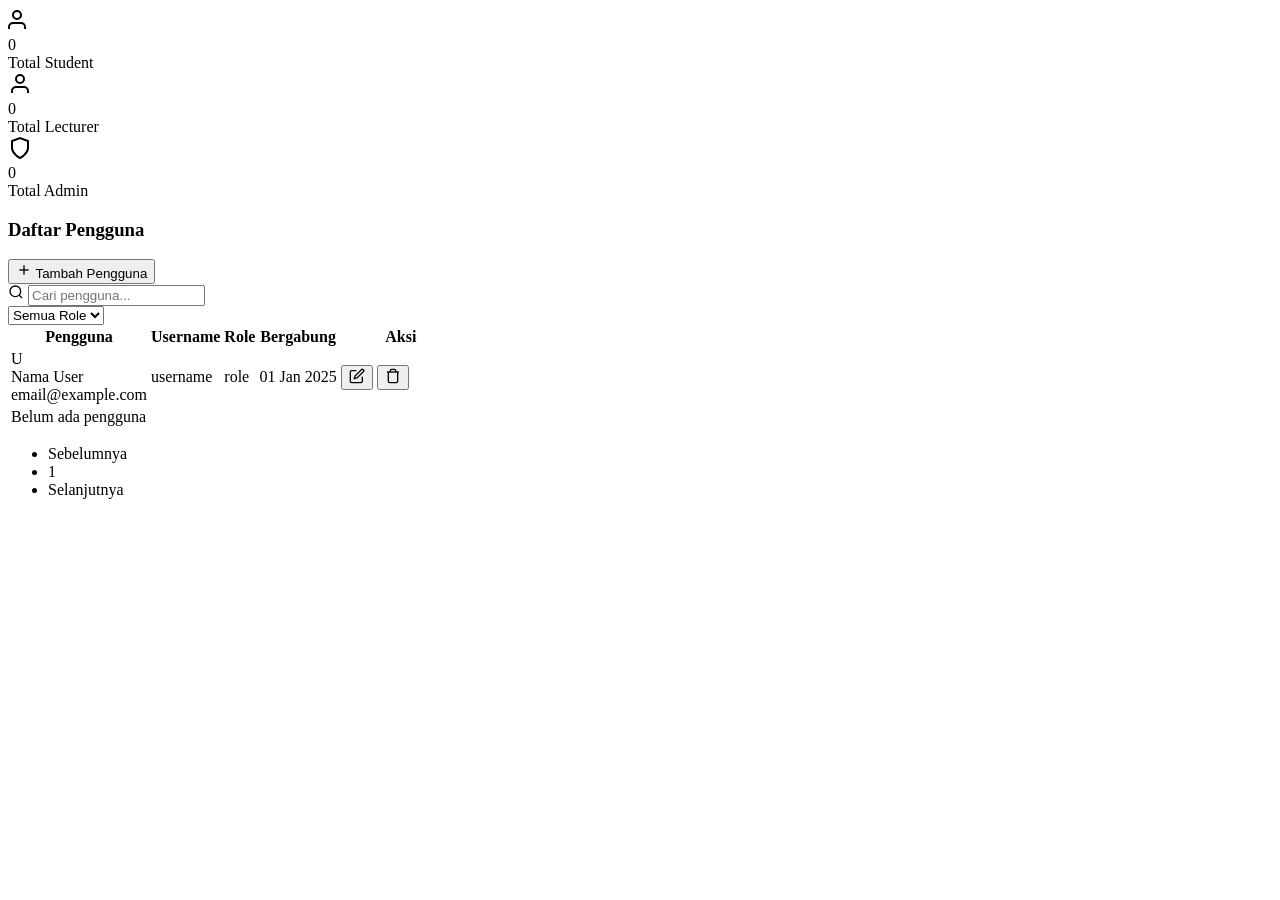
<file: src/main/resources/templates/admin/admin-users.html>
<!DOCTYPE html>
<html lang="id" xmlns:th="http://www.thymeleaf.org">
<head>
    <meta charset="UTF-8">
    <meta name="viewport" content="width=device-width, initial-scale=1.0">
    <title>Manajemen Pengguna - Admin Dikoding Muda</title>
    <link rel="preconnect" href="https://fonts.googleapis.com">
    <link rel="preconnect" href="https://fonts.gstatic.com" crossorigin>
    <link href="https://fonts.googleapis.com/css2?family=Plus+Jakarta+Sans:wght@300;400;500;600;700&display=swap" rel="stylesheet">
    <link rel="stylesheet" th:href="@{/css/bootstrap.min.css}" />
    <link rel="stylesheet" th:href="@{/css/admin-dashboard.css}" />
</head>
<body>
    <div class="admin-layout">
        <!-- Sidebar Overlay -->
        <div class="sidebar-overlay" id="sidebarOverlay" onclick="toggleSidebar()"></div>

        <!-- Sidebar Fragment -->
        <th:block th:replace="~{admin/fragments/admin-sidebar :: sidebar('users')}"></th:block>

        <!-- Main Content -->
        <main class="main-content">
            <!-- Header Fragment -->
            <th:block th:replace="~{admin/fragments/admin-header :: header('Manajemen Pengguna')}"></th:block>

            <!-- Content Area -->
            <div class="content-area">
                <!-- Stats Cards -->
                <div class="row mb-4">
                    <div class="col-md-4">
                        <div class="stat-card">
                            <div class="stat-icon blue">
                                <svg width="24" height="24" viewBox="0 0 24 24" fill="none" stroke="currentColor" stroke-width="2">
                                    <path d="M17 21v-2a4 4 0 0 0-4-4H5a4 4 0 0 0-4 4v2"></path>
                                    <circle cx="9" cy="7" r="4"></circle>
                                </svg>
                            </div>
                            <div class="stat-info">
                                <div class="stat-value" th:text="${totalStudents != null ? totalStudents : 0}">0</div>
                                <div class="stat-label">Total Student</div>
                            </div>
                        </div>
                    </div>
                    <div class="col-md-4">
                        <div class="stat-card">
                            <div class="stat-icon green">
                                <svg width="24" height="24" viewBox="0 0 24 24" fill="none" stroke="currentColor" stroke-width="2">
                                    <path d="M20 21v-2a4 4 0 0 0-4-4H8a4 4 0 0 0-4 4v2"></path>
                                    <circle cx="12" cy="7" r="4"></circle>
                                </svg>
                            </div>
                            <div class="stat-info">
                                <div class="stat-value" th:text="${totalLecturers != null ? totalLecturers : 0}">0</div>
                                <div class="stat-label">Total Lecturer</div>
                            </div>
                        </div>
                    </div>
                    <div class="col-md-4">
                        <div class="stat-card">
                            <div class="stat-icon yellow">
                                <svg width="24" height="24" viewBox="0 0 24 24" fill="none" stroke="currentColor" stroke-width="2">
                                    <path d="M12 22s8-4 8-10V5l-8-3-8 3v7c0 6 8 10 8 10z"></path>
                                </svg>
                            </div>
                            <div class="stat-info">
                                <div class="stat-value" th:text="${totalAdmins != null ? totalAdmins : 0}">0</div>
                                <div class="stat-label">Total Admin</div>
                            </div>
                        </div>
                    </div>
                </div>

                <div class="card">
                    <div class="card-header">
                        <h3 class="card-title">Daftar Pengguna</h3>
                        <button class="btn btn-primary" onclick="openAddUserModal()">
                            <svg width="16" height="16" viewBox="0 0 24 24" fill="none" stroke="currentColor" stroke-width="2" class="me-1">
                                <line x1="12" y1="5" x2="12" y2="19"></line>
                                <line x1="5" y1="12" x2="19" y2="12"></line>
                            </svg>
                            Tambah Pengguna
                        </button>
                    </div>
                    <div class="card-body">
                        <!-- Toolbar -->
                        <div class="toolbar">
                            <div class="search-box">
                                <svg width="16" height="16" viewBox="0 0 24 24" fill="none" stroke="currentColor" stroke-width="2">
                                    <circle cx="11" cy="11" r="8"></circle>
                                    <path d="m21 21-4.3-4.3"></path>
                                </svg>
                                <input type="text" id="userSearch" placeholder="Cari pengguna..." onkeyup="filterTable('usersTable', this.value)">
                            </div>
                            <div class="filter-group">
                                <select class="form-select form-select-sm" id="userRoleFilter" onchange="filterByRole('usersTable', this.value)">
                                    <option value="">Semua Role</option>
                                    <option value="student">Student</option>
                                    <option value="lecturer">Lecturer</option>
                                    <option value="admin">Admin</option>
                                </select>
                            </div>
                        </div>

                        <!-- Table -->
                        <div class="table-responsive">
                            <table class="table table-hover" id="usersTable">
                                <thead class="table-light">
                                    <tr>
                                        <th>Pengguna</th>
                                        <th>Username</th>
                                        <th>Role</th>
                                        <th>Bergabung</th>
                                        <th style="width: 120px;">Aksi</th>
                                    </tr>
                                </thead>
                                <tbody>
                                    <tr th:each="u : ${users}" th:data-role="${u.role}">
                                        <td>
                                            <div class="table-user">
                                                <div class="table-avatar" th:text="${#strings.substring(u.firstName, 0, 1) + (#strings.isEmpty(u.lastName) ? '' : #strings.substring(u.lastName, 0, 1))}">U</div>
                                                <div class="table-user-info">
                                                    <div class="table-user-name" th:text="${u.firstName + ' ' + (u.lastName != null ? u.lastName : '')}">Nama User</div>
                                                    <div class="table-user-email" th:text="${u.email}">email@example.com</div>
                                                </div>
                                            </div>
                                        </td>
                                        <td th:text="${u.username}">username</td>
                                        <td>
                                            <span class="role-badge" th:classappend="${u.role}" th:text="${u.role}">role</span>
                                        </td>
                                        <td th:text="${u.joinDate != null ? #dates.format(u.joinDate, 'dd MMM yyyy') : '-'}">01 Jan 2025</td>
                                        <td>
                                            <div class="action-btns">
                                                <button class="action-btn edit" th:onclick="'editUser(' + ${u.userId} + ')'" title="Edit">
                                                    <svg width="16" height="16" viewBox="0 0 24 24" fill="none" stroke="currentColor" stroke-width="2">
                                                        <path d="M11 4H4a2 2 0 0 0-2 2v14a2 2 0 0 0 2 2h14a2 2 0 0 0 2-2v-7"></path>
                                                        <path d="M18.5 2.5a2.121 2.121 0 0 1 3 3L12 15l-4 1 1-4 9.5-9.5z"></path>
                                                    </svg>
                                                </button>
                                                <button class="action-btn delete" th:onclick="'deleteItem(\'user\', ' + ${u.userId} + ')'" title="Hapus">
                                                    <svg width="16" height="16" viewBox="0 0 24 24" fill="none" stroke="currentColor" stroke-width="2">
                                                        <polyline points="3 6 5 6 21 6"></polyline>
                                                        <path d="M19 6v14a2 2 0 0 1-2 2H7a2 2 0 0 1-2-2V6m3 0V4a2 2 0 0 1 2-2h4a2 2 0 0 1 2 2v2"></path>
                                                    </svg>
                                                </button>
                                            </div>
                                        </td>
                                    </tr>
                                    <!-- Empty state -->
                                    <tr th:if="${users == null || users.isEmpty()}">
                                        <td colspan="5" class="text-center py-4 text-muted">Belum ada pengguna</td>
                                    </tr>
                                </tbody>
                            </table>
                        </div>

                        <!-- Pagination -->
                        <nav th:if="${totalPages != null && totalPages > 1}">
                            <ul class="pagination justify-content-center mb-0">
                                <li class="page-item" th:classappend="${currentPage == 0} ? 'disabled'">
                                    <a class="page-link" th:href="@{/admin/users(page=${currentPage - 1})}">Sebelumnya</a>
                                </li>
                                <li class="page-item" th:each="i : ${#numbers.sequence(0, totalPages - 1)}" th:classappend="${i == currentPage} ? 'active'">
                                    <a class="page-link" th:href="@{/admin/users(page=${i})}" th:text="${i + 1}">1</a>
                                </li>
                                <li class="page-item" th:classappend="${currentPage == totalPages - 1} ? 'disabled'">
                                    <a class="page-link" th:href="@{/admin/users(page=${currentPage + 1})}">Selanjutnya</a>
                                </li>
                            </ul>
                        </nav>
                    </div>
                </div>
            </div>
        </main>
    </div>
    
    <!-- User Modal -->
    <th:block th:replace="~{admin/fragments/admin-modals :: userModal}"></th:block>

    <!-- Delete Modal -->
    <th:block th:replace="~{admin/fragments/admin-modals :: deleteModal}"></th:block>

    <!-- Toast Container -->
    <th:block th:replace="~{admin/fragments/admin-modals :: toastContainer}"></th:block>

    <script th:src="@{/js/bootstrap.bundle.min.js}"></script>
    <script th:src="@{/js/admin-common.js}"></script>
    <script>
        // User-specific functions
        function openAddUserModal() {
            document.getElementById('userModalTitle').textContent = 'Tambah Pengguna';
            document.getElementById('userForm').reset();
            document.getElementById('userId').value = '';
            document.getElementById('userPassword').placeholder = 'Masukkan password';
            document.getElementById('userPassword').required = true;
            openModal('userModal');
        }

        function editUser(userId) {
            document.getElementById('userModalTitle').textContent = 'Edit Pengguna';
            document.getElementById('userId').value = userId;
            document.getElementById('userPassword').placeholder = 'Kosongkan jika tidak ingin mengubah';
            document.getElementById('userPassword').required = false;
            
            fetch('/api/admin/users/' + userId)
                .then(response => response.json())
                .then(data => {
                    document.getElementById('userFirstName').value = data.firstName;
                    document.getElementById('userLastName').value = data.lastName || '';
                    document.getElementById('userUsername').value = data.username;
                    document.getElementById('userEmail').value = data.email;
                    document.getElementById('userRole').value = data.role;
                    openModal('userModal');
                })
                .catch(error => {
                    showToast('Gagal memuat data pengguna', 'error');
                });
        }

        function saveUser() {
            const userId = document.getElementById('userId').value;
            const data = {
                firstName: document.getElementById('userFirstName').value,
                lastName: document.getElementById('userLastName').value,
                username: document.getElementById('userUsername').value,
                email: document.getElementById('userEmail').value,
                role: document.getElementById('userRole').value
            };

            const password = document.getElementById('userPassword').value;
            if (password) {
                data.password = password;
            }

            if (userId) {
                data.userId = userId;
            }

            const method = userId ? 'PUT' : 'POST';
            const url = userId ? '/api/admin/users/' + userId : '/api/admin/users';
            
            fetch(url, { 
                method: method, 
                headers: { 'Content-Type': 'application/json' }, 
                body: JSON.stringify(data) 
            })
            .then(response => { 
                if (response.ok) { 
                    showToast('Pengguna berhasil disimpan', 'success'); 
                    closeModal('userModal'); 
                    setTimeout(() => location.reload(), 1000);
                } else {
                    return response.json().then(err => {
                        throw new Error(err.message || 'Gagal menyimpan pengguna');
                    });
                }
            })
            .catch(error => {
                showToast(error.message || 'Terjadi kesalahan', 'error');
            });
        }

        function filterByRole(tableId, role) {
            const rows = document.querySelectorAll('#' + tableId + ' tbody tr');
            rows.forEach(row => {
                const rowRole = row.getAttribute('data-role');
                row.style.display = !role || rowRole === role ? '' : 'none';
            });
        }
    </script>
</body>
</html>
</file>
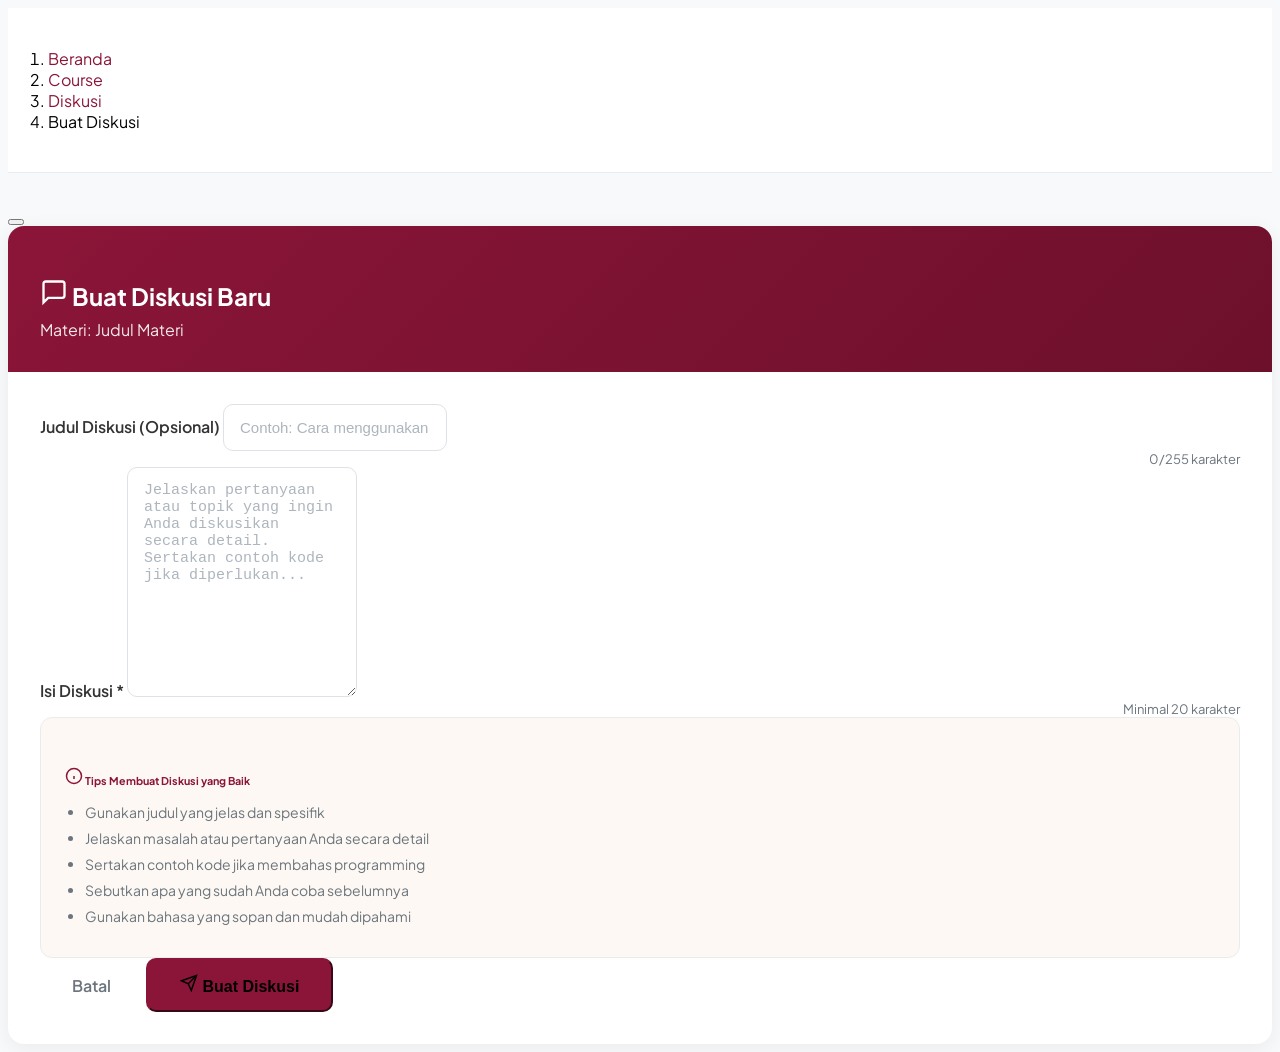
<file: src/main/resources/templates/discussion/create.html>
<!DOCTYPE html>
<html xmlns:th="http://www.thymeleaf.org">
<head>
    <meta charset="UTF-8">
    <meta name="viewport" content="width=device-width, initial-scale=1.0">
    <title>Buat Diskusi | NusaTech</title>
    <link th:href="@{/css/bootstrap.min.css}" rel="stylesheet">
    <link th:href="@{/css/index.css}" rel="stylesheet">
    <link rel="preconnect" href="https://fonts.googleapis.com">
    <link rel="preconnect" href="https://fonts.gstatic.com" crossorigin>
    <link href="https://fonts.googleapis.com/css2?family=Plus+Jakarta+Sans:wght@400;500;600;700;800&display=swap" rel="stylesheet">
    <style>
        :root {
            --primary: #8B1538;
            --primary-hover: #6d102c;
            --secondary: #D4A84B;
            --bg-light: #fdf8f3;
        }
        
        body {
            font-family: 'Plus Jakarta Sans', sans-serif;
            background: #f8f9fa;
            min-height: 100vh;
        }
        
        .page-header {
            background: white;
            border-bottom: 1px solid #e9ecef;
            padding: 1.5rem 0;
            margin-bottom: 2rem;
        }
        
        .breadcrumb-item a {
            color: var(--primary);
            text-decoration: none;
        }
        
        .form-card {
            background: white;
            border-radius: 16px;
            box-shadow: 0 4px 20px rgba(0,0,0,0.06);
            overflow: hidden;
        }
        
        .form-header {
            background: linear-gradient(135deg, var(--primary), var(--primary-hover));
            color: white;
            padding: 2rem;
        }
        
        .form-header h2 {
            font-size: 1.5rem;
            font-weight: 700;
            margin-bottom: 0.5rem;
        }
        
        .form-header p {
            opacity: 0.9;
            margin: 0;
        }
        
        .form-body {
            padding: 2rem;
        }
        
        .form-label {
            font-weight: 600;
            color: #333;
            margin-bottom: 0.5rem;
        }
        
        .form-control {
            border: 1px solid #dee2e6;
            border-radius: 10px;
            padding: 0.875rem 1rem;
            font-size: 0.9375rem;
            transition: all 0.2s ease;
        }
        
        .form-control:focus {
            border-color: var(--primary);
            box-shadow: 0 0 0 3px rgba(139, 21, 56, 0.1);
        }
        
        .form-control::placeholder {
            color: #adb5bd;
        }
        
        textarea.form-control {
            min-height: 200px;
            resize: vertical;
        }
        
        .btn-submit {
            background: var(--primary);
            border-color: var(--primary);
            padding: 0.875rem 2rem;
            font-weight: 600;
            font-size: 1rem;
            border-radius: 10px;
        }
        
        .btn-submit:hover {
            background: var(--primary-hover);
            border-color: var(--primary-hover);
        }
        
        .btn-cancel {
            color: #6c757d;
            padding: 0.875rem 2rem;
            font-weight: 600;
            font-size: 1rem;
            border-radius: 10px;
        }
        
        .btn-cancel:hover {
            background: #f8f9fa;
            color: #333;
        }
        
        .tips-card {
            background: var(--bg-light);
            border-radius: 12px;
            padding: 1.5rem;
            border: 1px solid #e9ecef;
        }
        
        .tips-card h6 {
            color: var(--primary);
            font-weight: 700;
            margin-bottom: 1rem;
        }
        
        .tips-card ul {
            margin: 0;
            padding-left: 1.25rem;
        }
        
        .tips-card li {
            color: #6c757d;
            font-size: 0.875rem;
            margin-bottom: 0.5rem;
        }
        
        .char-count {
            font-size: 0.8125rem;
            color: #6c757d;
            text-align: right;
        }
    </style>
</head>
<body>
    <div th:replace="~{fragments/header :: header}"></div>
    
    <!-- Page Header -->
    <div class="page-header">
        <div class="container">
            <nav aria-label="breadcrumb">
                <ol class="breadcrumb mb-0">
                    <li class="breadcrumb-item"><a th:href="@{/}">Beranda</a></li>
                    <li class="breadcrumb-item"><a th:href="@{/courses/{slug}(slug=${course.slug})}" th:text="${course.title}">Course</a></li>
                    <li class="breadcrumb-item"><a th:href="@{/discussion/lesson/{id}(id=${lesson.lessonId})}">Diskusi</a></li>
                    <li class="breadcrumb-item active">Buat Diskusi</li>
                </ol>
            </nav>
        </div>
    </div>
    
    <div class="container pb-5">
        <!-- Alert Messages -->
        <div th:if="${error}" class="alert alert-danger alert-dismissible fade show" role="alert">
            <span th:text="${error}"></span>
            <button type="button" class="btn-close" data-bs-dismiss="alert"></button>
        </div>
        
        <div class="row justify-content-center">
            <div class="col-lg-8">
                <div class="form-card">
                    <div class="form-header">
                        <h2>
                            <svg xmlns="http://www.w3.org/2000/svg" width="28" height="28" viewBox="0 0 24 24" fill="none" stroke="currentColor" stroke-width="2" class="me-2">
                                <path d="M21 15a2 2 0 0 1-2 2H7l-4 4V5a2 2 0 0 1 2-2h14a2 2 0 0 1 2 2z"/>
                            </svg>
                            Buat Diskusi Baru
                        </h2>
                        <p>Materi: <span th:text="${lesson.title}">Judul Materi</span></p>
                    </div>
                    
                    <div class="form-body">
                        <form th:action="@{/discussion/create}" method="post">
                            <input type="hidden" name="lessonId" th:value="${lesson.lessonId}">
                            
                            <div class="mb-4">
                                <label for="title" class="form-label">Judul Diskusi (Opsional)</label>
                                <input type="text" 
                                       class="form-control" 
                                       id="title" 
                                       name="title" 
                                       placeholder="Contoh: Cara menggunakan async/await di JavaScript"
                                       maxlength="255">
                                <div class="char-count mt-1">
                                    <span id="titleCount">0</span>/255 karakter
                                </div>
                            </div>
                            
                            <div class="mb-4">
                                <label for="content" class="form-label">Isi Diskusi <span class="text-danger">*</span></label>
                                <textarea class="form-control" 
                                          id="content" 
                                          name="content" 
                                          placeholder="Jelaskan pertanyaan atau topik yang ingin Anda diskusikan secara detail. Sertakan contoh kode jika diperlukan..."
                                          required></textarea>
                                <div class="char-count mt-1">
                                    Minimal 20 karakter
                                </div>
                            </div>
                            
                            <!-- Tips -->
                            <div class="tips-card mb-4">
                                <h6>
                                    <svg xmlns="http://www.w3.org/2000/svg" width="18" height="18" viewBox="0 0 24 24" fill="none" stroke="currentColor" stroke-width="2" class="me-1">
                                        <circle cx="12" cy="12" r="10"/>
                                        <line x1="12" y1="16" x2="12" y2="12"/>
                                        <line x1="12" y1="8" x2="12.01" y2="8"/>
                                    </svg>
                                    Tips Membuat Diskusi yang Baik
                                </h6>
                                <ul>
                                    <li>Gunakan judul yang jelas dan spesifik</li>
                                    <li>Jelaskan masalah atau pertanyaan Anda secara detail</li>
                                    <li>Sertakan contoh kode jika membahas programming</li>
                                    <li>Sebutkan apa yang sudah Anda coba sebelumnya</li>
                                    <li>Gunakan bahasa yang sopan dan mudah dipahami</li>
                                </ul>
                            </div>
                            
                            <div class="d-flex gap-3 justify-content-end">
                                <a th:href="@{/discussion/lesson/{id}(id=${lesson.lessonId})}" class="btn btn-cancel">
                                    Batal
                                </a>
                                <button type="submit" class="btn btn-primary btn-submit">
                                    <svg xmlns="http://www.w3.org/2000/svg" width="18" height="18" viewBox="0 0 24 24" fill="none" stroke="currentColor" stroke-width="2" class="me-2">
                                        <line x1="22" y1="2" x2="11" y2="13"/>
                                        <polygon points="22 2 15 22 11 13 2 9 22 2"/>
                                    </svg>
                                    Buat Diskusi
                                </button>
                            </div>
                        </form>
                    </div>
                </div>
            </div>
        </div>
    </div>
    
    <div th:replace="~{fragments/footer :: footer}"></div>
    <script th:src="@{/js/bootstrap.bundle.min.js}"></script>
    <script>
        // Character count for title
        document.getElementById('title').addEventListener('input', function() {
            document.getElementById('titleCount').textContent = this.value.length;
        });
        
        // Validation for content
        document.querySelector('form').addEventListener('submit', function(e) {
            const content = document.getElementById('content').value.trim();
            if (content.length < 20) {
                e.preventDefault();
                alert('Isi diskusi minimal 20 karakter');
            }
        });
    </script>
</body>
</html>
</file>
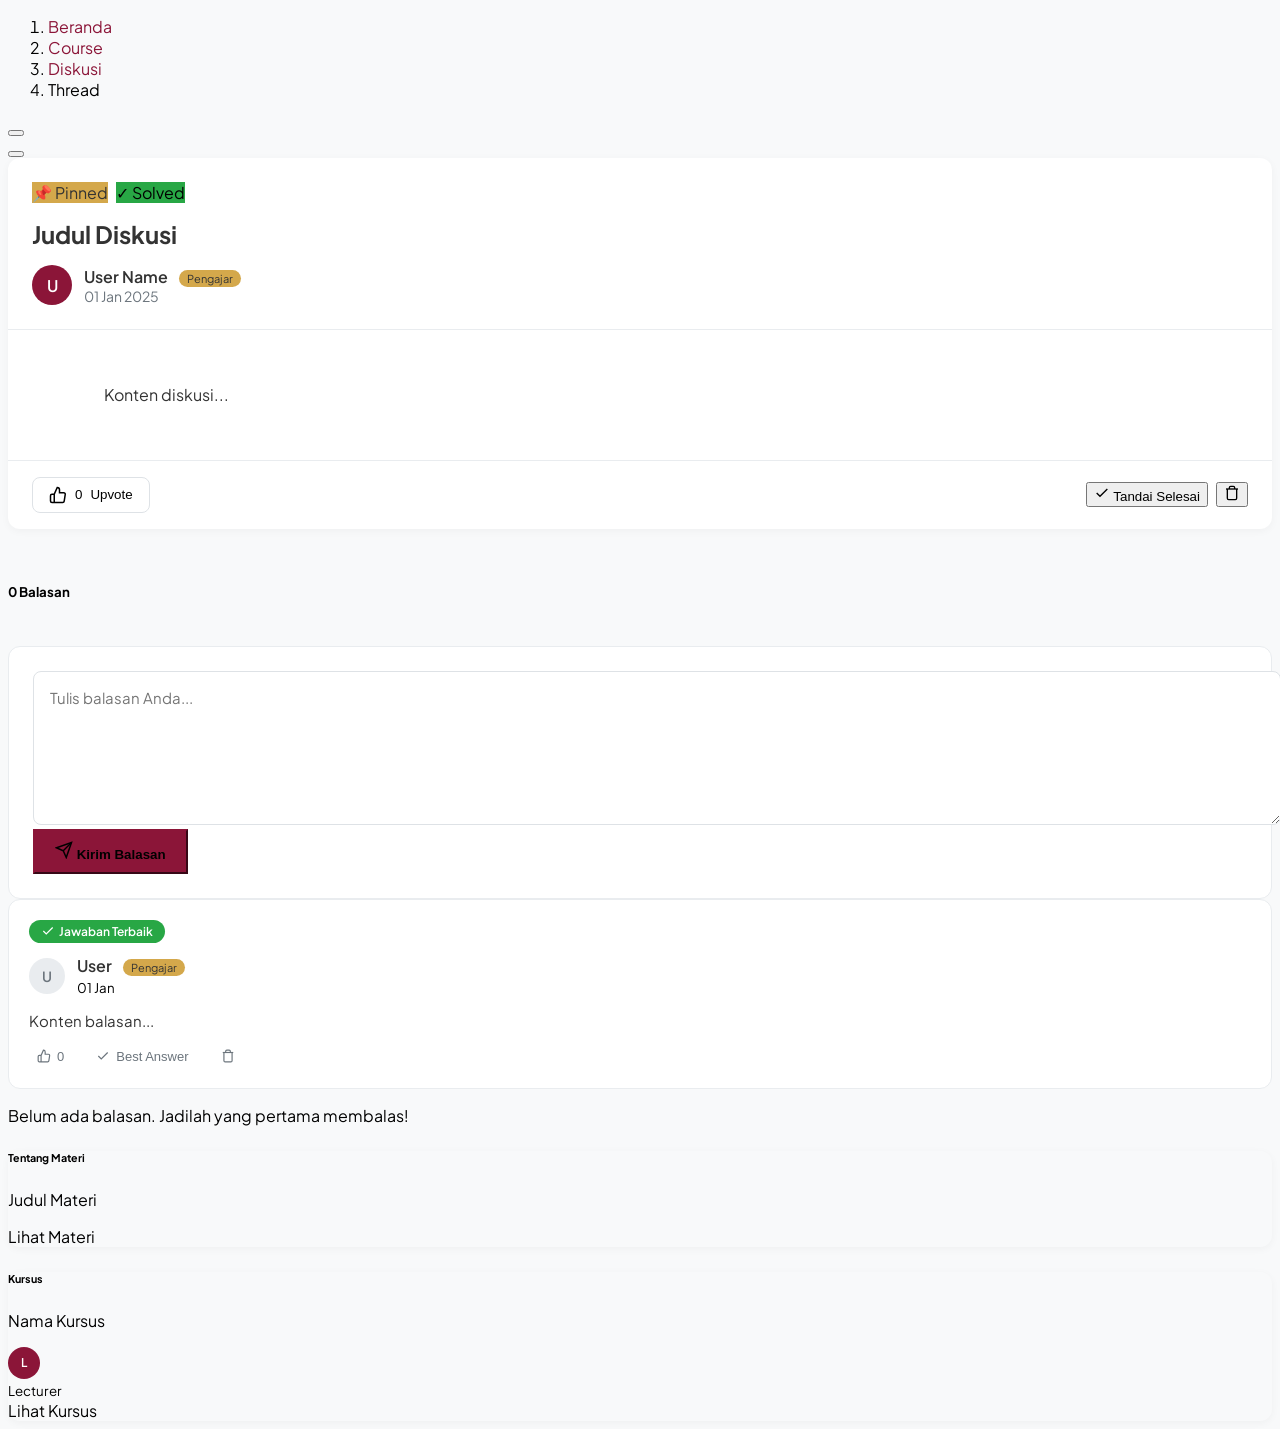
<file: src/main/resources/templates/discussion/detail.html>
<!DOCTYPE html>
<html xmlns:th="http://www.thymeleaf.org">
<head>
    <meta charset="UTF-8">
    <meta name="viewport" content="width=device-width, initial-scale=1.0">
    <title th:text="${discussion.title != null ? discussion.title : 'Diskusi'} + ' | NusaTech'">Diskusi | NusaTech</title>
    <link th:href="@{/css/bootstrap.min.css}" rel="stylesheet">
    <link th:href="@{/css/index.css}" rel="stylesheet">
    <link rel="preconnect" href="https://fonts.googleapis.com">
    <link rel="preconnect" href="https://fonts.gstatic.com" crossorigin>
    <link href="https://fonts.googleapis.com/css2?family=Plus+Jakarta+Sans:wght@400;500;600;700;800&display=swap" rel="stylesheet">
    <style>
        :root {
            --primary: #8B1538;
            --primary-hover: #6d102c;
            --secondary: #D4A84B;
            --success: #28a745;
            --bg-light: #fdf8f3;
        }
        
        body {
            font-family: 'Plus Jakarta Sans', sans-serif;
            background: #f8f9fa;
            min-height: 100vh;
        }
        
        .discussion-thread {
            background: white;
            border-radius: 12px;
            box-shadow: 0 2px 8px rgba(0,0,0,0.04);
            overflow: hidden;
        }
        
        .thread-header {
            padding: 1.5rem;
            border-bottom: 1px solid #e9ecef;
        }
        
        .thread-badges {
            display: flex;
            gap: 0.5rem;
            margin-bottom: 1rem;
        }
        
        .badge-pinned {
            background: var(--secondary);
            color: #333;
        }
        
        .badge-resolved {
            background: var(--success);
        }
        
        .thread-title {
            font-size: 1.5rem;
            font-weight: 700;
            color: #333;
            margin-bottom: 1rem;
        }
        
        .thread-author {
            display: flex;
            align-items: center;
            gap: 0.75rem;
        }
        
        .author-avatar {
            width: 40px;
            height: 40px;
            border-radius: 50%;
            background: var(--primary);
            color: white;
            display: flex;
            align-items: center;
            justify-content: center;
            font-weight: 600;
            font-size: 1rem;
        }
        
        .author-avatar.lecturer {
            background: var(--secondary);
            color: #333;
        }
        
        .author-name {
            font-weight: 600;
            color: #333;
        }
        
        .author-badge {
            font-size: 0.6875rem;
            padding: 0.125rem 0.5rem;
            border-radius: 10px;
            background: var(--secondary);
            color: #333;
            margin-left: 0.5rem;
        }
        
        .author-time {
            font-size: 0.875rem;
            color: #6c757d;
        }
        
        .thread-content {
            padding: 1.5rem;
            font-size: 1rem;
            line-height: 1.7;
            color: #333;
            white-space: pre-wrap;
        }
        
        .thread-actions {
            padding: 1rem 1.5rem;
            border-top: 1px solid #e9ecef;
            display: flex;
            align-items: center;
            justify-content: space-between;
            flex-wrap: wrap;
            gap: 1rem;
        }
        
        .btn-upvote {
            border: 1px solid #dee2e6;
            background: white;
            padding: 0.5rem 1rem;
            border-radius: 8px;
            cursor: pointer;
            transition: all 0.2s ease;
            display: flex;
            align-items: center;
            gap: 0.5rem;
            font-weight: 500;
        }
        
        .btn-upvote:hover {
            border-color: var(--primary);
            color: var(--primary);
        }
        
        .btn-upvote.voted {
            background: var(--primary);
            border-color: var(--primary);
            color: white;
        }
        
        .action-buttons {
            display: flex;
            gap: 0.5rem;
        }
        
        /* Replies */
        .replies-section {
            margin-top: 2rem;
        }
        
        .replies-header {
            display: flex;
            align-items: center;
            justify-content: space-between;
            margin-bottom: 1.5rem;
        }
        
        .reply-card {
            background: white;
            border-radius: 12px;
            padding: 1.25rem;
            margin-bottom: 1rem;
            border: 1px solid #e9ecef;
        }
        
        .reply-card.best-answer {
            border: 2px solid var(--success);
            background: #f8fff9;
        }
        
        .best-answer-badge {
            display: inline-flex;
            align-items: center;
            gap: 0.25rem;
            background: var(--success);
            color: white;
            font-size: 0.75rem;
            font-weight: 600;
            padding: 0.25rem 0.75rem;
            border-radius: 20px;
            margin-bottom: 0.75rem;
        }
        
        .reply-header {
            display: flex;
            align-items: center;
            justify-content: space-between;
            margin-bottom: 0.75rem;
        }
        
        .reply-author {
            display: flex;
            align-items: center;
            gap: 0.75rem;
        }
        
        .reply-avatar {
            width: 36px;
            height: 36px;
            border-radius: 50%;
            background: #e9ecef;
            color: #6c757d;
            display: flex;
            align-items: center;
            justify-content: center;
            font-weight: 600;
            font-size: 0.875rem;
        }
        
        .reply-avatar.lecturer {
            background: var(--secondary);
            color: #333;
        }
        
        .reply-content {
            font-size: 0.9375rem;
            line-height: 1.6;
            color: #333;
            white-space: pre-wrap;
            margin-bottom: 0.75rem;
        }
        
        .reply-actions {
            display: flex;
            align-items: center;
            gap: 1rem;
        }
        
        .btn-reply-action {
            display: flex;
            align-items: center;
            gap: 0.375rem;
            font-size: 0.8125rem;
            color: #6c757d;
            background: none;
            border: none;
            cursor: pointer;
            padding: 0.25rem 0.5rem;
            border-radius: 4px;
            transition: all 0.2s ease;
        }
        
        .btn-reply-action:hover {
            background: #f8f9fa;
            color: var(--primary);
        }
        
        .btn-reply-action.voted {
            color: var(--primary);
        }
        
        /* Reply Form */
        .reply-form {
            background: white;
            border-radius: 12px;
            padding: 1.5rem;
            border: 1px solid #e9ecef;
        }
        
        .reply-textarea {
            width: 100%;
            min-height: 120px;
            padding: 1rem;
            border: 1px solid #dee2e6;
            border-radius: 8px;
            font-family: inherit;
            font-size: 0.9375rem;
            resize: vertical;
            transition: all 0.2s ease;
        }
        
        .reply-textarea:focus {
            outline: none;
            border-color: var(--primary);
            box-shadow: 0 0 0 3px rgba(139, 21, 56, 0.1);
        }
        
        .btn-submit-reply {
            background: var(--primary);
            border-color: var(--primary);
            padding: 0.625rem 1.25rem;
            font-weight: 600;
        }
        
        .btn-submit-reply:hover {
            background: var(--primary-hover);
            border-color: var(--primary-hover);
        }
    </style>
</head>
<body>
    <div th:replace="~{fragments/header :: header}"></div>
    
    <div class="container py-5">
        <!-- Breadcrumb -->
        <nav aria-label="breadcrumb" class="mb-4">
            <ol class="breadcrumb">
                <li class="breadcrumb-item"><a th:href="@{/}" style="color: var(--primary);">Beranda</a></li>
                <li class="breadcrumb-item"><a th:href="@{/courses/{slug}(slug=${course.slug})}" th:text="${course.title}" style="color: var(--primary);">Course</a></li>
                <li class="breadcrumb-item"><a th:href="@{/discussion/lesson/{id}(id=${lesson.lessonId})}" style="color: var(--primary);">Diskusi</a></li>
                <li class="breadcrumb-item active">Thread</li>
            </ol>
        </nav>
        
        <!-- Alert Messages -->
        <div th:if="${success}" class="alert alert-success alert-dismissible fade show" role="alert">
            <span th:text="${success}"></span>
            <button type="button" class="btn-close" data-bs-dismiss="alert"></button>
        </div>
        <div th:if="${error}" class="alert alert-danger alert-dismissible fade show" role="alert">
            <span th:text="${error}"></span>
            <button type="button" class="btn-close" data-bs-dismiss="alert"></button>
        </div>
        
        <div class="row">
            <div class="col-lg-8">
                <!-- Discussion Thread -->
                <div class="discussion-thread">
                    <div class="thread-header">
                        <div class="thread-badges" th:if="${discussion.isPinned || discussion.isResolved}">
                            <span th:if="${discussion.isPinned}" class="badge badge-pinned">📌 Pinned</span>
                            <span th:if="${discussion.isResolved}" class="badge badge-resolved">✓ Solved</span>
                        </div>
                        
                        <h1 class="thread-title" th:if="${discussion.title != null}" th:text="${discussion.title}">Judul Diskusi</h1>
                        
                        <div class="thread-author">
                            <div class="author-avatar" 
                                 th:classappend="${discussion.user.userId == course.lecturer.userId} ? 'lecturer' : ''"
                                 th:text="${#strings.substring(discussion.user.firstName, 0, 1)}">U</div>
                            <div>
                                <div>
                                    <span class="author-name" th:text="${discussion.user.firstName + ' ' + discussion.user.lastName}">User Name</span>
                                    <span th:if="${discussion.user.userId == course.lecturer.userId}" class="author-badge">Pengajar</span>
                                </div>
                                <div class="author-time" th:text="${#temporals.format(discussion.createdAt, 'dd MMM yyyy, HH:mm')}">01 Jan 2025</div>
                            </div>
                        </div>
                    </div>
                    
                    <div class="thread-content" th:text="${discussion.content}">
                        Konten diskusi...
                    </div>
                    
                    <div class="thread-actions">
                        <button class="btn-upvote" 
                                th:classappend="${hasVotedDiscussion} ? 'voted' : ''"
                                th:data-id="${discussion.discussionId}"
                                onclick="toggleDiscussionUpvote(this)">
                            <svg xmlns="http://www.w3.org/2000/svg" width="18" height="18" viewBox="0 0 24 24" fill="none" stroke="currentColor" stroke-width="2">
                                <path d="M14 9V5a3 3 0 0 0-3-3l-4 9v11h11.28a2 2 0 0 0 2-1.7l1.38-9a2 2 0 0 0-2-2.3zM7 22H4a2 2 0 0 1-2-2v-7a2 2 0 0 1 2-2h3"/>
                            </svg>
                            <span th:text="${discussion.upvoteCount}">0</span> Upvote
                        </button>
                        
                        <div class="action-buttons">
                            <form th:if="${(isOwner || isLecturer) && !discussion.isResolved}" 
                                  th:action="@{/discussion/{id}/resolve(id=${discussion.discussionId})}" 
                                  method="post" class="d-inline">
                                <button type="submit" class="btn btn-sm btn-outline-success">
                                    <svg xmlns="http://www.w3.org/2000/svg" width="16" height="16" viewBox="0 0 24 24" fill="none" stroke="currentColor" stroke-width="2" class="me-1">
                                        <polyline points="20 6 9 17 4 12"/>
                                    </svg>
                                    Tandai Selesai
                                </button>
                            </form>
                            
                            <form th:if="${isOwner || isLecturer}" 
                                  th:action="@{/discussion/{id}/delete(id=${discussion.discussionId})}" 
                                  method="post" class="d-inline"
                                  onsubmit="return confirm('Yakin ingin menghapus diskusi ini?')">
                                <button type="submit" class="btn btn-sm btn-outline-danger">
                                    <svg xmlns="http://www.w3.org/2000/svg" width="16" height="16" viewBox="0 0 24 24" fill="none" stroke="currentColor" stroke-width="2">
                                        <polyline points="3 6 5 6 21 6"/>
                                        <path d="M19 6v14a2 2 0 0 1-2 2H7a2 2 0 0 1-2-2V6m3 0V4a2 2 0 0 1 2-2h4a2 2 0 0 1 2 2v2"/>
                                    </svg>
                                </button>
                            </form>
                        </div>
                    </div>
                </div>
                
                <!-- Replies Section -->
                <div class="replies-section">
                    <div class="replies-header">
                        <h5 class="mb-0">
                            <span th:text="${discussion.replyCount}">0</span> Balasan
                        </h5>
                    </div>
                    
                    <!-- Reply Form -->
                    <div class="reply-form mb-4">
                        <form th:action="@{/discussion/{id}/reply(id=${discussion.discussionId})}" method="post">
                            <textarea name="content" class="reply-textarea" placeholder="Tulis balasan Anda..." required></textarea>
                            <div class="d-flex justify-content-end mt-3">
                                <button type="submit" class="btn btn-primary btn-submit-reply">
                                    <svg xmlns="http://www.w3.org/2000/svg" width="18" height="18" viewBox="0 0 24 24" fill="none" stroke="currentColor" stroke-width="2" class="me-2">
                                        <line x1="22" y1="2" x2="11" y2="13"/>
                                        <polygon points="22 2 15 22 11 13 2 9 22 2"/>
                                    </svg>
                                    Kirim Balasan
                                </button>
                            </div>
                        </form>
                    </div>
                    
                    <!-- Replies List -->
                    <div th:each="reply : ${replies}" 
                         class="reply-card"
                         th:classappend="${reply.isBestAnswer} ? 'best-answer' : ''">
                        
                        <div th:if="${reply.isBestAnswer}" class="best-answer-badge">
                            <svg xmlns="http://www.w3.org/2000/svg" width="14" height="14" viewBox="0 0 24 24" fill="none" stroke="currentColor" stroke-width="2">
                                <polyline points="20 6 9 17 4 12"/>
                            </svg>
                            Jawaban Terbaik
                        </div>
                        
                        <div class="reply-header">
                            <div class="reply-author">
                                <div class="reply-avatar"
                                     th:classappend="${reply.user.userId == course.lecturer.userId} ? 'lecturer' : ''"
                                     th:text="${#strings.substring(reply.user.firstName, 0, 1)}">U</div>
                                <div>
                                    <div>
                                        <span class="author-name" th:text="${reply.user.firstName + ' ' + reply.user.lastName}">User</span>
                                        <span th:if="${reply.user.userId == course.lecturer.userId}" class="author-badge">Pengajar</span>
                                    </div>
                                    <small class="text-muted" th:text="${#temporals.format(reply.createdAt, 'dd MMM yyyy, HH:mm')}">01 Jan</small>
                                </div>
                            </div>
                        </div>
                        
                        <div class="reply-content" th:text="${reply.content}">Konten balasan...</div>
                        
                        <div class="reply-actions">
                            <button class="btn-reply-action"
                                    th:classappend="${replyVotes[reply.replyId]} ? 'voted' : ''"
                                    th:data-id="${reply.replyId}"
                                    onclick="toggleReplyUpvote(this)">
                                <svg xmlns="http://www.w3.org/2000/svg" width="14" height="14" viewBox="0 0 24 24" fill="none" stroke="currentColor" stroke-width="2">
                                    <path d="M14 9V5a3 3 0 0 0-3-3l-4 9v11h11.28a2 2 0 0 0 2-1.7l1.38-9a2 2 0 0 0-2-2.3zM7 22H4a2 2 0 0 1-2-2v-7a2 2 0 0 1 2-2h3"/>
                                </svg>
                                <span th:text="${reply.upvoteCount}">0</span>
                            </button>
                            
                            <form th:if="${(isOwner || isLecturer) && !reply.isBestAnswer && !discussion.isResolved}"
                                  th:action="@{/discussion/reply/{id}/best(id=${reply.replyId})}"
                                  method="post" class="d-inline">
                                <button type="submit" class="btn-reply-action" title="Tandai sebagai jawaban terbaik">
                                    <svg xmlns="http://www.w3.org/2000/svg" width="14" height="14" viewBox="0 0 24 24" fill="none" stroke="currentColor" stroke-width="2">
                                        <polyline points="20 6 9 17 4 12"/>
                                    </svg>
                                    Best Answer
                                </button>
                            </form>
                            
                            <form th:if="${reply.user.userId == user.userId || isLecturer}"
                                  th:action="@{/discussion/reply/{id}/delete(id=${reply.replyId})}"
                                  method="post" class="d-inline"
                                  onsubmit="return confirm('Yakin ingin menghapus balasan ini?')">
                                <button type="submit" class="btn-reply-action text-danger">
                                    <svg xmlns="http://www.w3.org/2000/svg" width="14" height="14" viewBox="0 0 24 24" fill="none" stroke="currentColor" stroke-width="2">
                                        <polyline points="3 6 5 6 21 6"/>
                                        <path d="M19 6v14a2 2 0 0 1-2 2H7a2 2 0 0 1-2-2V6m3 0V4a2 2 0 0 1 2-2h4a2 2 0 0 1 2 2v2"/>
                                    </svg>
                                </button>
                            </form>
                        </div>
                    </div>
                    
                    <!-- Empty Replies -->
                    <div th:if="${replies == null || replies.isEmpty()}" class="text-center py-4 text-muted">
                        <p>Belum ada balasan. Jadilah yang pertama membalas!</p>
                    </div>
                </div>
            </div>
            
            <!-- Sidebar -->
            <div class="col-lg-4">
                <div class="card" style="border: none; border-radius: 12px; box-shadow: 0 2px 8px rgba(0,0,0,0.04);">
                    <div class="card-body">
                        <h6 class="mb-3">Tentang Materi</h6>
                        <p class="small text-muted mb-2" th:text="${lesson.title}">Judul Materi</p>
                        <a th:href="@{/learn/{slug}/{id}(slug=${course.slug}, id=${lesson.lessonId})}" 
                           class="btn btn-outline-primary btn-sm w-100">
                            Lihat Materi
                        </a>
                    </div>
                </div>
                
                <div class="card mt-3" style="border: none; border-radius: 12px; box-shadow: 0 2px 8px rgba(0,0,0,0.04);">
                    <div class="card-body">
                        <h6 class="mb-3">Kursus</h6>
                        <p class="small text-muted mb-2" th:text="${course.title}">Nama Kursus</p>
                        <div class="d-flex align-items-center gap-2 mb-3">
                            <div class="author-avatar" style="width: 32px; height: 32px; font-size: 0.75rem;"
                                 th:text="${#strings.substring(course.lecturer.firstName, 0, 1)}">L</div>
                            <small th:text="${course.lecturer.firstName + ' ' + course.lecturer.lastName}">Lecturer</small>
                        </div>
                        <a th:href="@{/courses/{slug}(slug=${course.slug})}" 
                           class="btn btn-outline-secondary btn-sm w-100">
                            Lihat Kursus
                        </a>
                    </div>
                </div>
            </div>
        </div>
    </div>
    
    <div th:replace="~{fragments/footer :: footer}"></div>
    <script th:src="@{/js/bootstrap.bundle.min.js}"></script>
    <script>
        function toggleDiscussionUpvote(btn) {
            const discussionId = btn.dataset.id;
            
            fetch('/discussion/' + discussionId + '/upvote', {
                method: 'POST',
                headers: { 'Content-Type': 'application/json' }
            })
            .then(response => response.json())
            .then(data => {
                if (data.success) {
                    btn.classList.toggle('voted', data.hasVoted);
                    btn.querySelector('span').textContent = data.upvoteCount;
                }
            })
            .catch(err => console.error(err));
        }
        
        function toggleReplyUpvote(btn) {
            const replyId = btn.dataset.id;
            
            fetch('/discussion/reply/' + replyId + '/upvote', {
                method: 'POST',
                headers: { 'Content-Type': 'application/json' }
            })
            .then(response => response.json())
            .then(data => {
                if (data.success) {
                    btn.classList.toggle('voted', data.hasVoted);
                    btn.querySelector('span').textContent = data.upvoteCount;
                }
            })
            .catch(err => console.error(err));
        }
    </script>
</body>
</html>
</file>
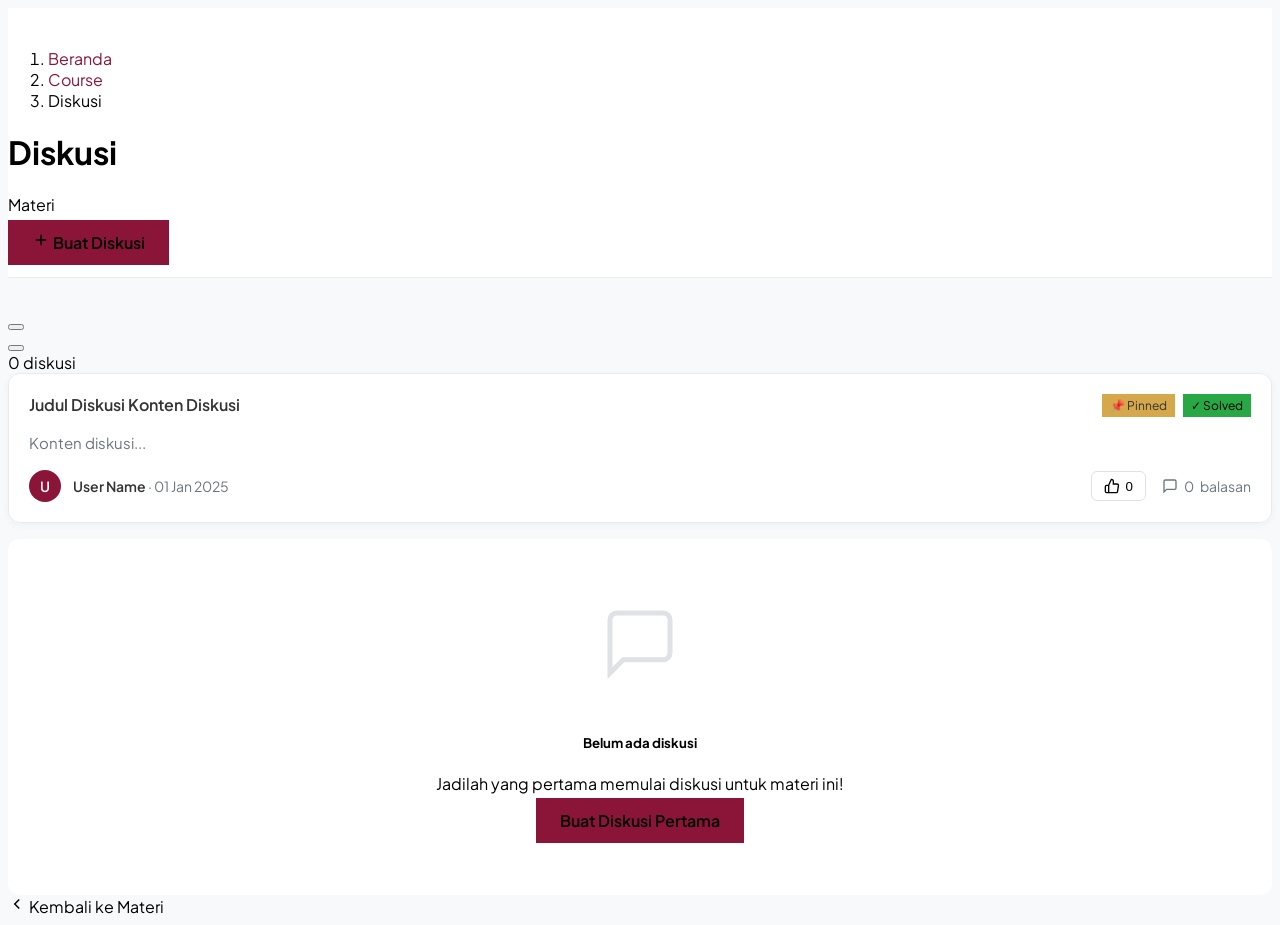
<file: src/main/resources/templates/discussion/list.html>
<!DOCTYPE html>
<html xmlns:th="http://www.thymeleaf.org">
<head>
    <meta charset="UTF-8">
    <meta name="viewport" content="width=device-width, initial-scale=1.0">
    <title th:text="'Diskusi - ' + ${lesson.title} + ' | NusaTech'">Diskusi | NusaTech</title>
    <link th:href="@{/css/bootstrap.min.css}" rel="stylesheet">
    <link th:href="@{/css/index.css}" rel="stylesheet">
    <link rel="preconnect" href="https://fonts.googleapis.com">
    <link rel="preconnect" href="https://fonts.gstatic.com" crossorigin>
    <link href="https://fonts.googleapis.com/css2?family=Plus+Jakarta+Sans:wght@400;500;600;700;800&display=swap" rel="stylesheet">
    <style>
        :root {
            --primary: #8B1538;
            --primary-hover: #6d102c;
            --secondary: #D4A84B;
            --success: #28a745;
            --bg-light: #fdf8f3;
        }
        
        body {
            font-family: 'Plus Jakarta Sans', sans-serif;
            background: #f8f9fa;
            min-height: 100vh;
        }
        
        .page-header {
            background: white;
            border-bottom: 1px solid #e9ecef;
            padding: 1.5rem 0;
            margin-bottom: 2rem;
        }
        
        .breadcrumb-item a {
            color: var(--primary);
            text-decoration: none;
        }
        
        .discussion-card {
            background: white;
            border-radius: 12px;
            box-shadow: 0 2px 8px rgba(0,0,0,0.04);
            margin-bottom: 1rem;
            transition: all 0.2s ease;
            border: 1px solid #e9ecef;
        }
        
        .discussion-card:hover {
            box-shadow: 0 4px 12px rgba(0,0,0,0.08);
            border-color: var(--primary);
        }
        
        .discussion-card.pinned {
            border-left: 4px solid var(--secondary);
        }
        
        .discussion-card.resolved {
            opacity: 0.7;
        }
        
        .discussion-body {
            padding: 1.25rem;
        }
        
        .discussion-header {
            display: flex;
            align-items: flex-start;
            justify-content: space-between;
            margin-bottom: 0.75rem;
        }
        
        .discussion-title {
            font-size: 1rem;
            font-weight: 600;
            color: #333;
            margin: 0;
            text-decoration: none;
            display: block;
        }
        
        .discussion-title:hover {
            color: var(--primary);
        }
        
        .discussion-badges {
            display: flex;
            gap: 0.5rem;
            flex-shrink: 0;
        }
        
        .badge-pinned {
            background: var(--secondary);
            color: #333;
            font-size: 0.75rem;
            padding: 0.25rem 0.5rem;
        }
        
        .badge-resolved {
            background: var(--success);
            font-size: 0.75rem;
            padding: 0.25rem 0.5rem;
        }
        
        .discussion-content {
            color: #6c757d;
            font-size: 0.9375rem;
            line-height: 1.5;
            margin-bottom: 1rem;
            display: -webkit-box;
            -webkit-line-clamp: 2;
            -webkit-box-orient: vertical;
            overflow: hidden;
        }
        
        .discussion-meta {
            display: flex;
            align-items: center;
            justify-content: space-between;
            flex-wrap: wrap;
            gap: 1rem;
        }
        
        .discussion-author {
            display: flex;
            align-items: center;
            gap: 0.75rem;
        }
        
        .author-avatar {
            width: 32px;
            height: 32px;
            border-radius: 50%;
            background: var(--primary);
            color: white;
            display: flex;
            align-items: center;
            justify-content: center;
            font-weight: 600;
            font-size: 0.875rem;
        }
        
        .author-info {
            font-size: 0.875rem;
        }
        
        .author-name {
            font-weight: 600;
            color: #333;
        }
        
        .author-time {
            color: #6c757d;
        }
        
        .discussion-stats {
            display: flex;
            align-items: center;
            gap: 1rem;
        }
        
        .stat-item {
            display: flex;
            align-items: center;
            gap: 0.375rem;
            color: #6c757d;
            font-size: 0.875rem;
        }
        
        .stat-item svg {
            width: 16px;
            height: 16px;
        }
        
        .btn-upvote {
            border: 1px solid #dee2e6;
            background: white;
            padding: 0.375rem 0.75rem;
            border-radius: 6px;
            cursor: pointer;
            transition: all 0.2s ease;
            display: flex;
            align-items: center;
            gap: 0.375rem;
        }
        
        .btn-upvote:hover {
            border-color: var(--primary);
            color: var(--primary);
        }
        
        .btn-upvote.voted {
            background: var(--primary);
            border-color: var(--primary);
            color: white;
        }
        
        .empty-state {
            text-align: center;
            padding: 4rem 2rem;
            background: white;
            border-radius: 12px;
        }
        
        .empty-state svg {
            width: 80px;
            height: 80px;
            color: #dee2e6;
            margin-bottom: 1.5rem;
        }
        
        .btn-create {
            background: var(--primary);
            border-color: var(--primary);
            padding: 0.75rem 1.5rem;
            font-weight: 600;
        }
        
        .btn-create:hover {
            background: var(--primary-hover);
            border-color: var(--primary-hover);
        }
    </style>
</head>
<body>
    <div th:replace="~{fragments/header :: header}"></div>
    
    <!-- Page Header -->
    <div class="page-header">
        <div class="container">
            <nav aria-label="breadcrumb">
                <ol class="breadcrumb mb-2">
                    <li class="breadcrumb-item"><a th:href="@{/}">Beranda</a></li>
                    <li class="breadcrumb-item"><a th:href="@{/courses/{slug}(slug=${course.slug})}" th:text="${course.title}">Course</a></li>
                    <li class="breadcrumb-item active">Diskusi</li>
                </ol>
            </nav>
            <div class="d-flex justify-content-between align-items-center">
                <div>
                    <h1 class="h4 mb-1">Diskusi</h1>
                    <p class="text-muted mb-0" th:text="'Materi: ' + ${lesson.title}">Materi</p>
                </div>
                <a th:href="@{/discussion/create/{id}(id=${lesson.lessonId})}" class="btn btn-primary btn-create">
                    <svg xmlns="http://www.w3.org/2000/svg" width="18" height="18" viewBox="0 0 24 24" fill="none" stroke="currentColor" stroke-width="2" class="me-2">
                        <line x1="12" y1="5" x2="12" y2="19"/>
                        <line x1="5" y1="12" x2="19" y2="12"/>
                    </svg>
                    Buat Diskusi
                </a>
            </div>
        </div>
    </div>
    
    <div class="container pb-5">
        <!-- Alert Messages -->
        <div th:if="${success}" class="alert alert-success alert-dismissible fade show" role="alert">
            <span th:text="${success}"></span>
            <button type="button" class="btn-close" data-bs-dismiss="alert"></button>
        </div>
        <div th:if="${error}" class="alert alert-danger alert-dismissible fade show" role="alert">
            <span th:text="${error}"></span>
            <button type="button" class="btn-close" data-bs-dismiss="alert"></button>
        </div>
        
        <!-- Stats -->
        <div class="mb-4">
            <span class="text-muted" th:text="${discussionCount} + ' diskusi'">0 diskusi</span>
        </div>
        
        <!-- Discussions List -->
        <div th:if="${discussions != null && !discussions.isEmpty()}">
            <div th:each="discussion : ${discussions}" 
                 class="discussion-card"
                 th:classappend="${discussion.isPinned} ? 'pinned' : (${discussion.isResolved} ? 'resolved' : '')">
                <div class="discussion-body">
                    <div class="discussion-header">
                        <a th:href="@{/discussion/{id}(id=${discussion.discussionId})}" class="discussion-title">
                            <span th:if="${discussion.title != null}" th:text="${discussion.title}">Judul Diskusi</span>
                            <span th:unless="${discussion.title != null}" th:text="${#strings.abbreviate(discussion.content, 80)}">Konten Diskusi</span>
                        </a>
                        <div class="discussion-badges">
                            <span th:if="${discussion.isPinned}" class="badge badge-pinned">📌 Pinned</span>
                            <span th:if="${discussion.isResolved}" class="badge badge-resolved">✓ Solved</span>
                        </div>
                    </div>
                    
                    <p class="discussion-content" th:text="${discussion.content}">Konten diskusi...</p>
                    
                    <div class="discussion-meta">
                        <div class="discussion-author">
                            <div class="author-avatar" th:text="${#strings.substring(discussion.user.firstName, 0, 1)}">U</div>
                            <div class="author-info">
                                <span class="author-name" th:text="${discussion.user.firstName + ' ' + discussion.user.lastName}">User Name</span>
                                <span class="author-time">
                                    · <span th:text="${#temporals.format(discussion.createdAt, 'dd MMM yyyy')}">01 Jan 2025</span>
                                </span>
                            </div>
                        </div>
                        
                        <div class="discussion-stats">
                            <button class="btn-upvote" 
                                    th:classappend="${userVotes[discussion.discussionId]} ? 'voted' : ''"
                                    th:data-id="${discussion.discussionId}"
                                    onclick="toggleUpvote(this)">
                                <svg xmlns="http://www.w3.org/2000/svg" width="16" height="16" viewBox="0 0 24 24" fill="none" stroke="currentColor" stroke-width="2">
                                    <path d="M14 9V5a3 3 0 0 0-3-3l-4 9v11h11.28a2 2 0 0 0 2-1.7l1.38-9a2 2 0 0 0-2-2.3zM7 22H4a2 2 0 0 1-2-2v-7a2 2 0 0 1 2-2h3"/>
                                </svg>
                                <span th:text="${discussion.upvoteCount}">0</span>
                            </button>
                            
                            <span class="stat-item">
                                <svg xmlns="http://www.w3.org/2000/svg" viewBox="0 0 24 24" fill="none" stroke="currentColor" stroke-width="2">
                                    <path d="M21 15a2 2 0 0 1-2 2H7l-4 4V5a2 2 0 0 1 2-2h14a2 2 0 0 1 2 2z"/>
                                </svg>
                                <span th:text="${discussion.replyCount}">0</span> balasan
                            </span>
                        </div>
                    </div>
                </div>
            </div>
        </div>
        
        <!-- Empty State -->
        <div th:if="${discussions == null || discussions.isEmpty()}" class="empty-state">
            <svg xmlns="http://www.w3.org/2000/svg" viewBox="0 0 24 24" fill="none" stroke="currentColor" stroke-width="1.5">
                <path d="M21 15a2 2 0 0 1-2 2H7l-4 4V5a2 2 0 0 1 2-2h14a2 2 0 0 1 2 2z"/>
            </svg>
            <h5>Belum ada diskusi</h5>
            <p class="text-muted mb-4">Jadilah yang pertama memulai diskusi untuk materi ini!</p>
            <a th:href="@{/discussion/create/{id}(id=${lesson.lessonId})}" class="btn btn-primary btn-create">
                Buat Diskusi Pertama
            </a>
        </div>
        
        <!-- Back Link -->
        <div class="mt-4">
            <a th:href="@{/learn/{slug}/{id}(slug=${course.slug}, id=${lesson.lessonId})}" class="btn btn-outline-secondary">
                <svg xmlns="http://www.w3.org/2000/svg" width="18" height="18" viewBox="0 0 24 24" fill="none" stroke="currentColor" stroke-width="2" class="me-2">
                    <path d="m15 18-6-6 6-6"/>
                </svg>
                Kembali ke Materi
            </a>
        </div>
    </div>
    
    <div th:replace="~{fragments/footer :: footer}"></div>
    <script th:src="@{/js/bootstrap.bundle.min.js}"></script>
    <script>
        function toggleUpvote(btn) {
            const discussionId = btn.dataset.id;
            
            fetch('/discussion/' + discussionId + '/upvote', {
                method: 'POST',
                headers: { 'Content-Type': 'application/json' }
            })
            .then(response => response.json())
            .then(data => {
                if (data.success) {
                    btn.classList.toggle('voted', data.hasVoted);
                    btn.querySelector('span').textContent = data.upvoteCount;
                }
            })
            .catch(err => console.error(err));
        }
    </script>
</body>
</html>
</file>
